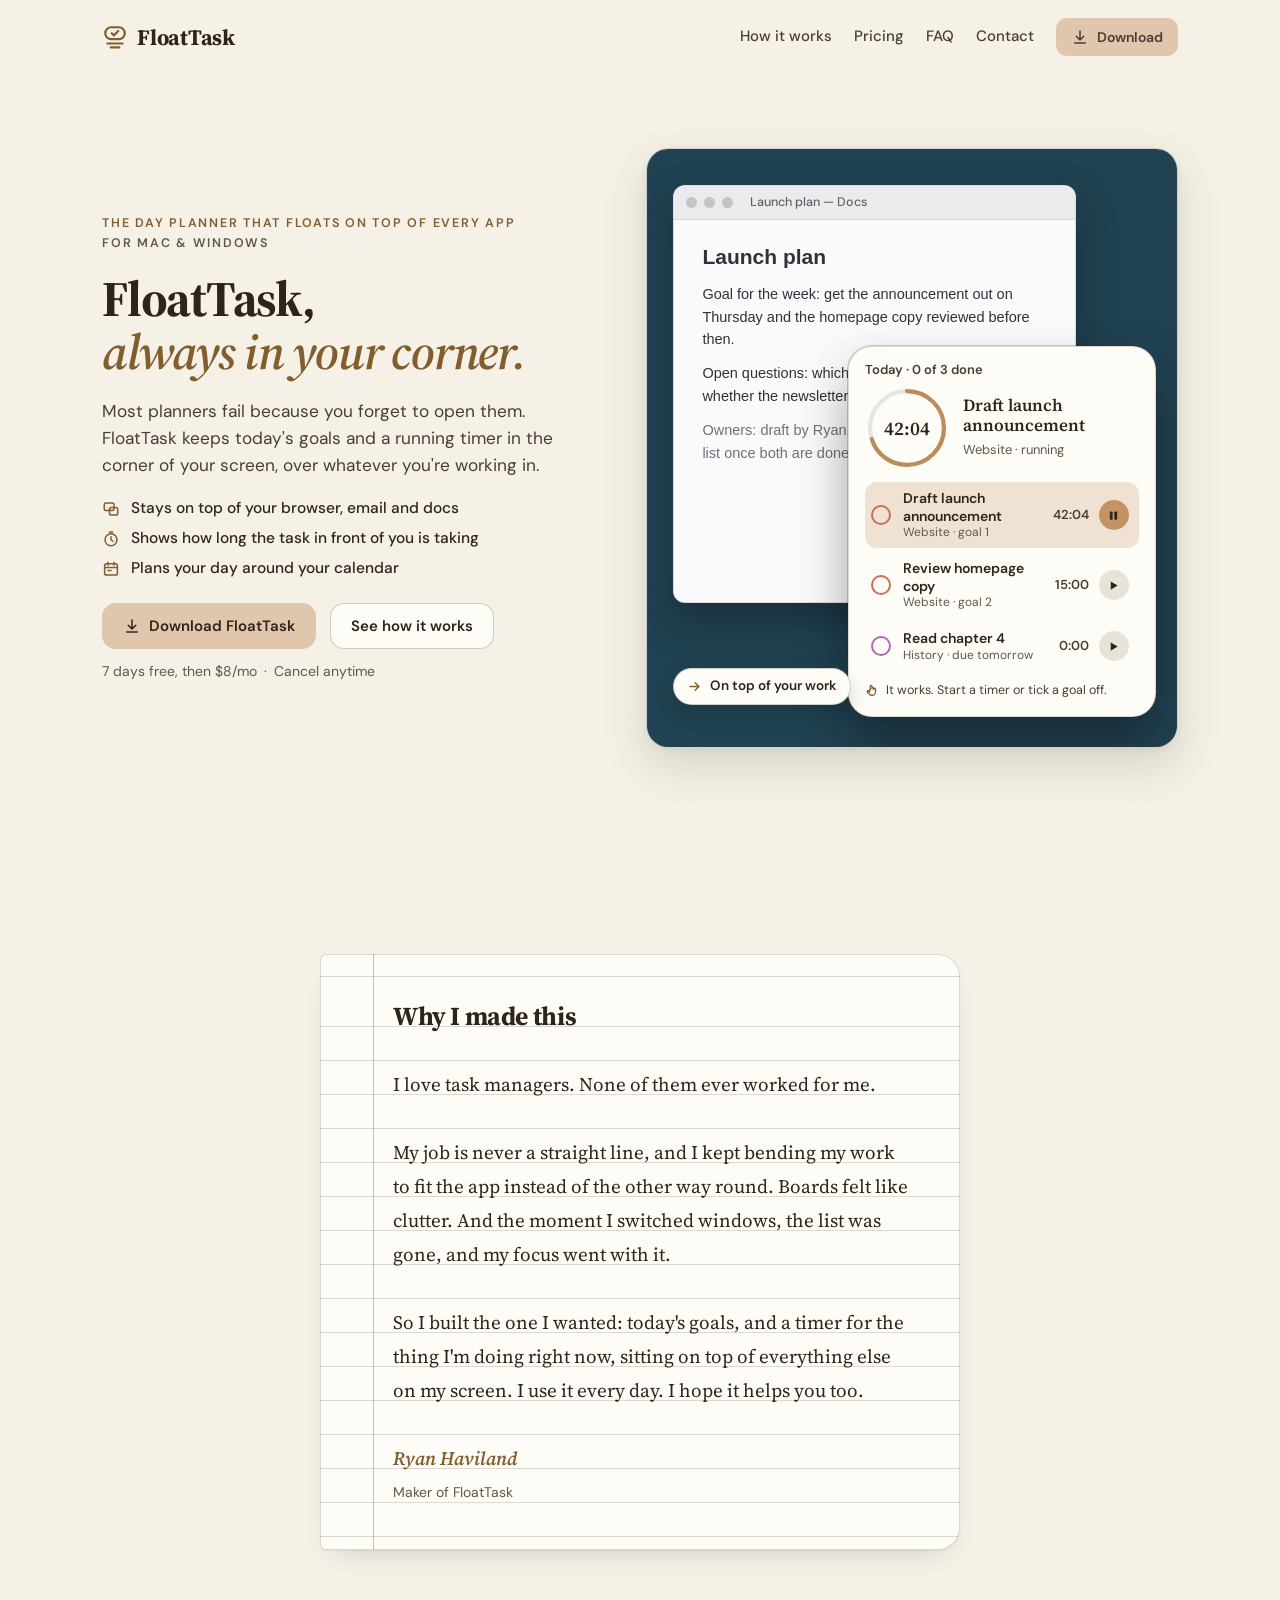
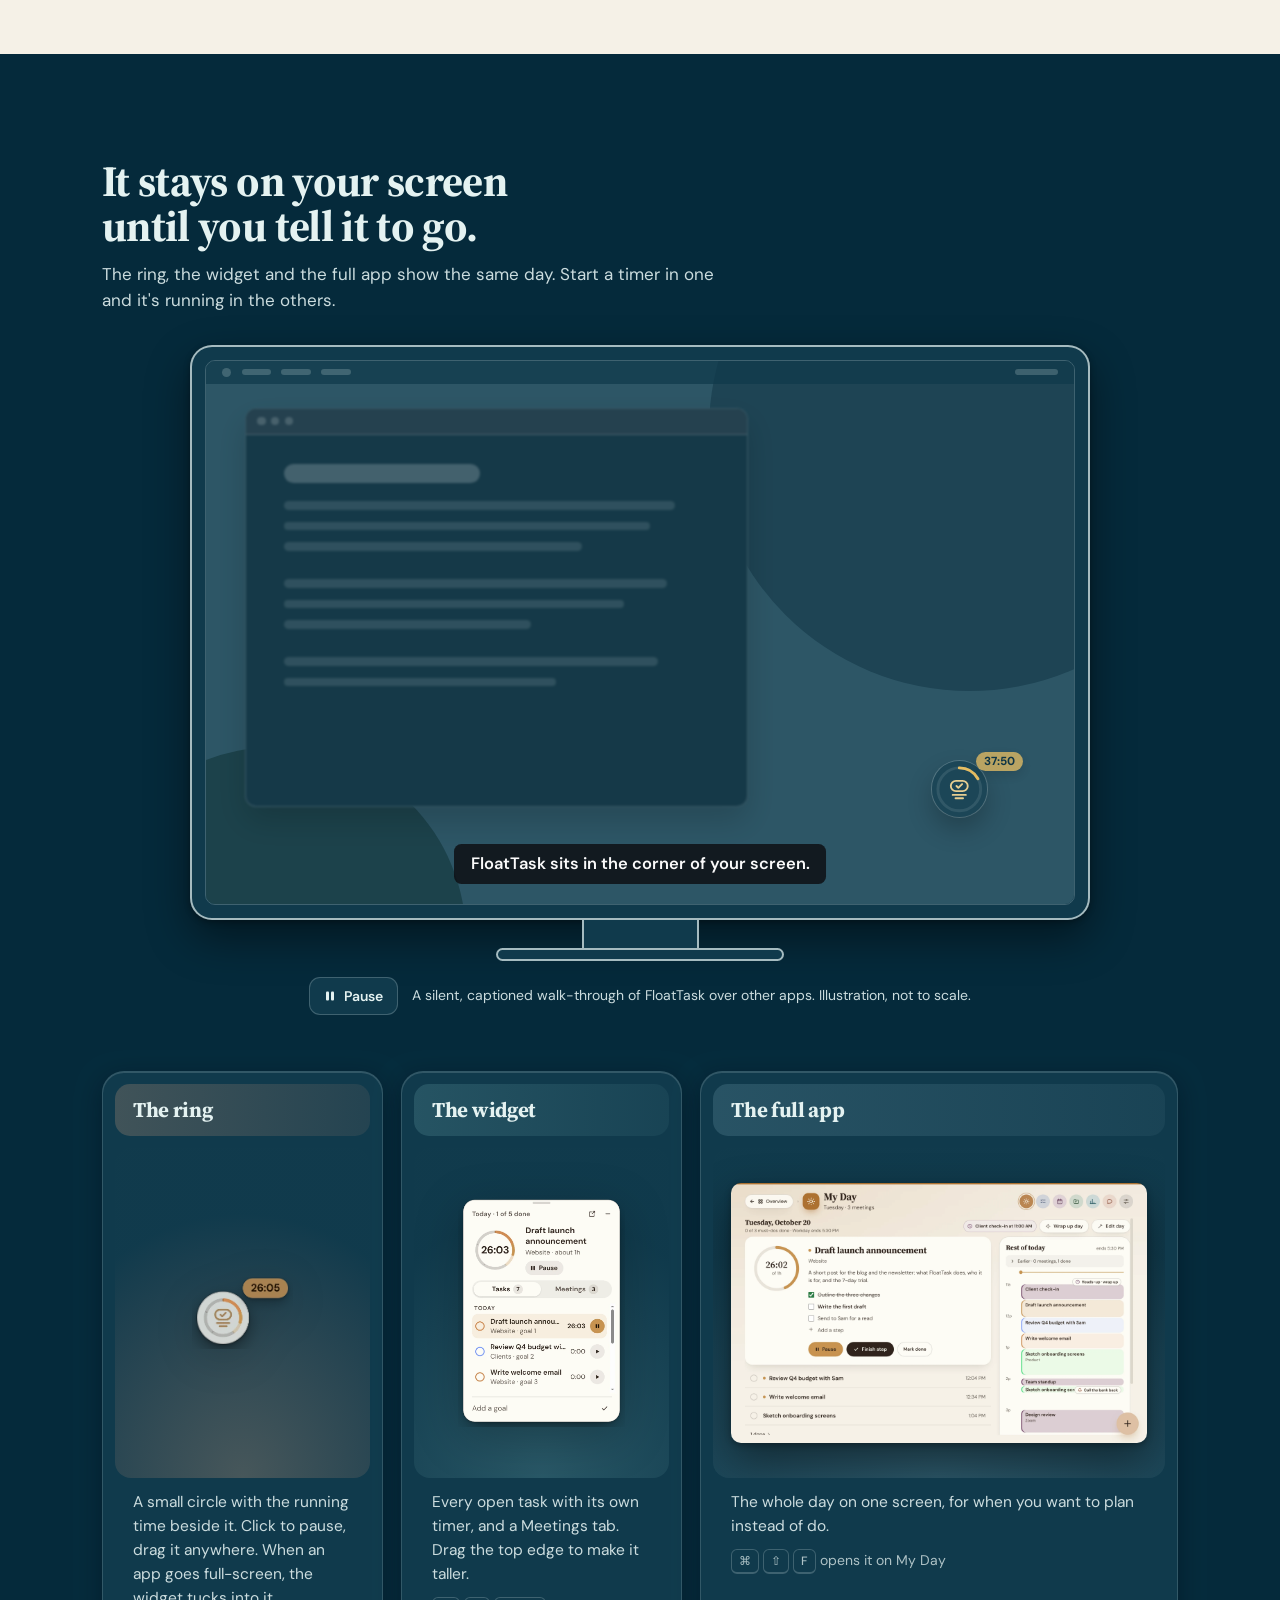
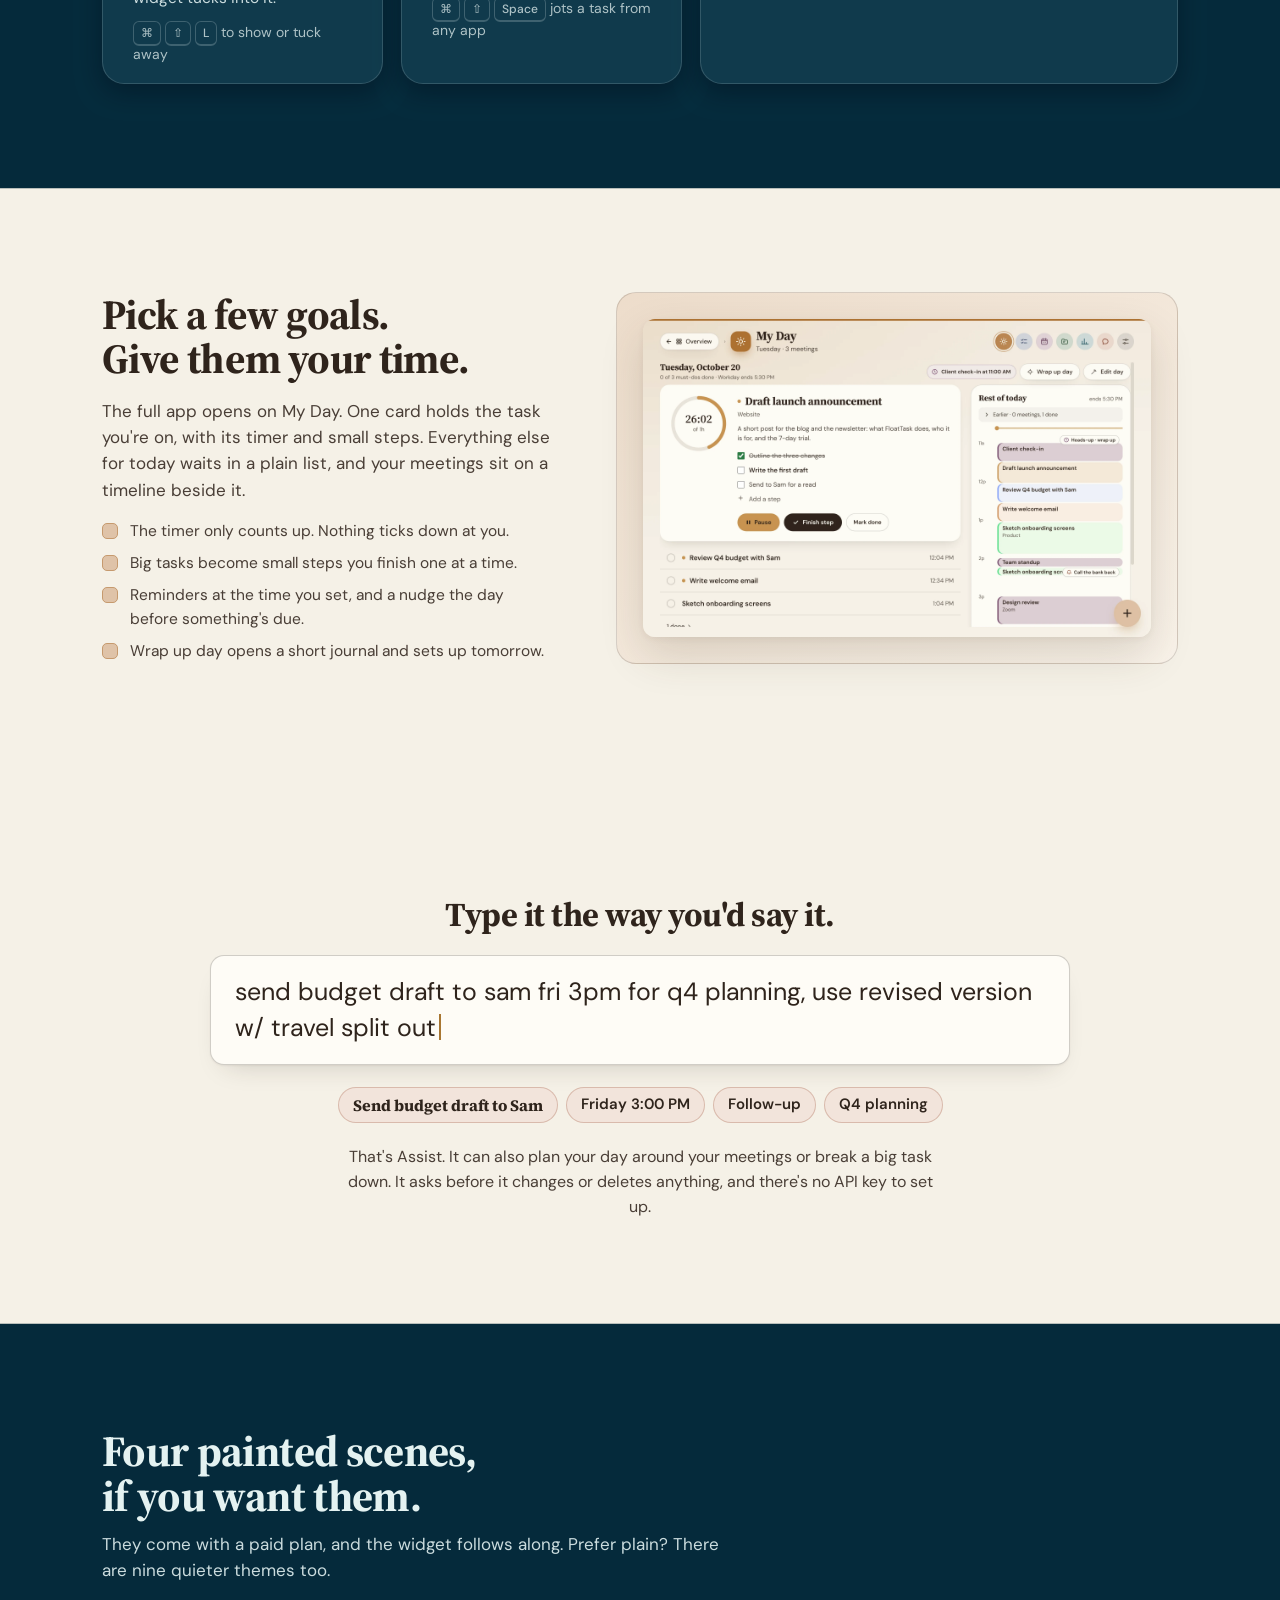
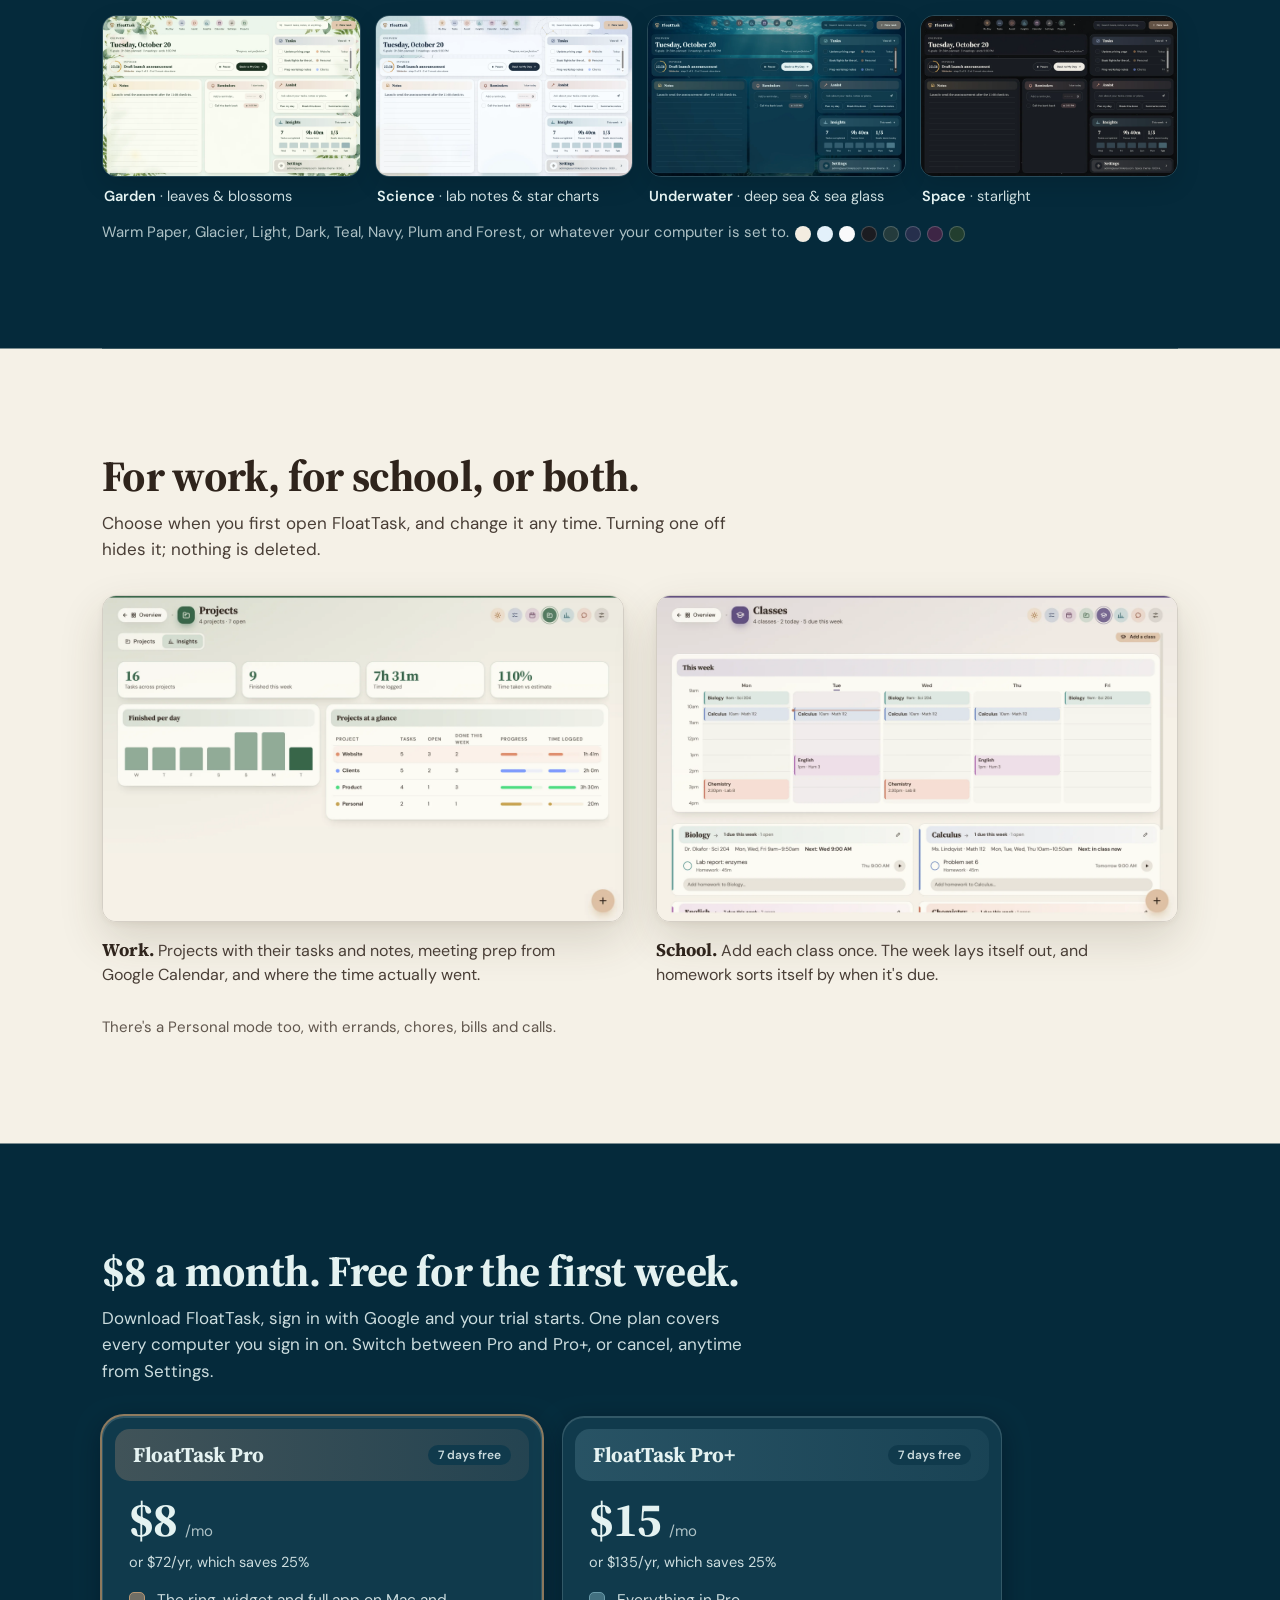
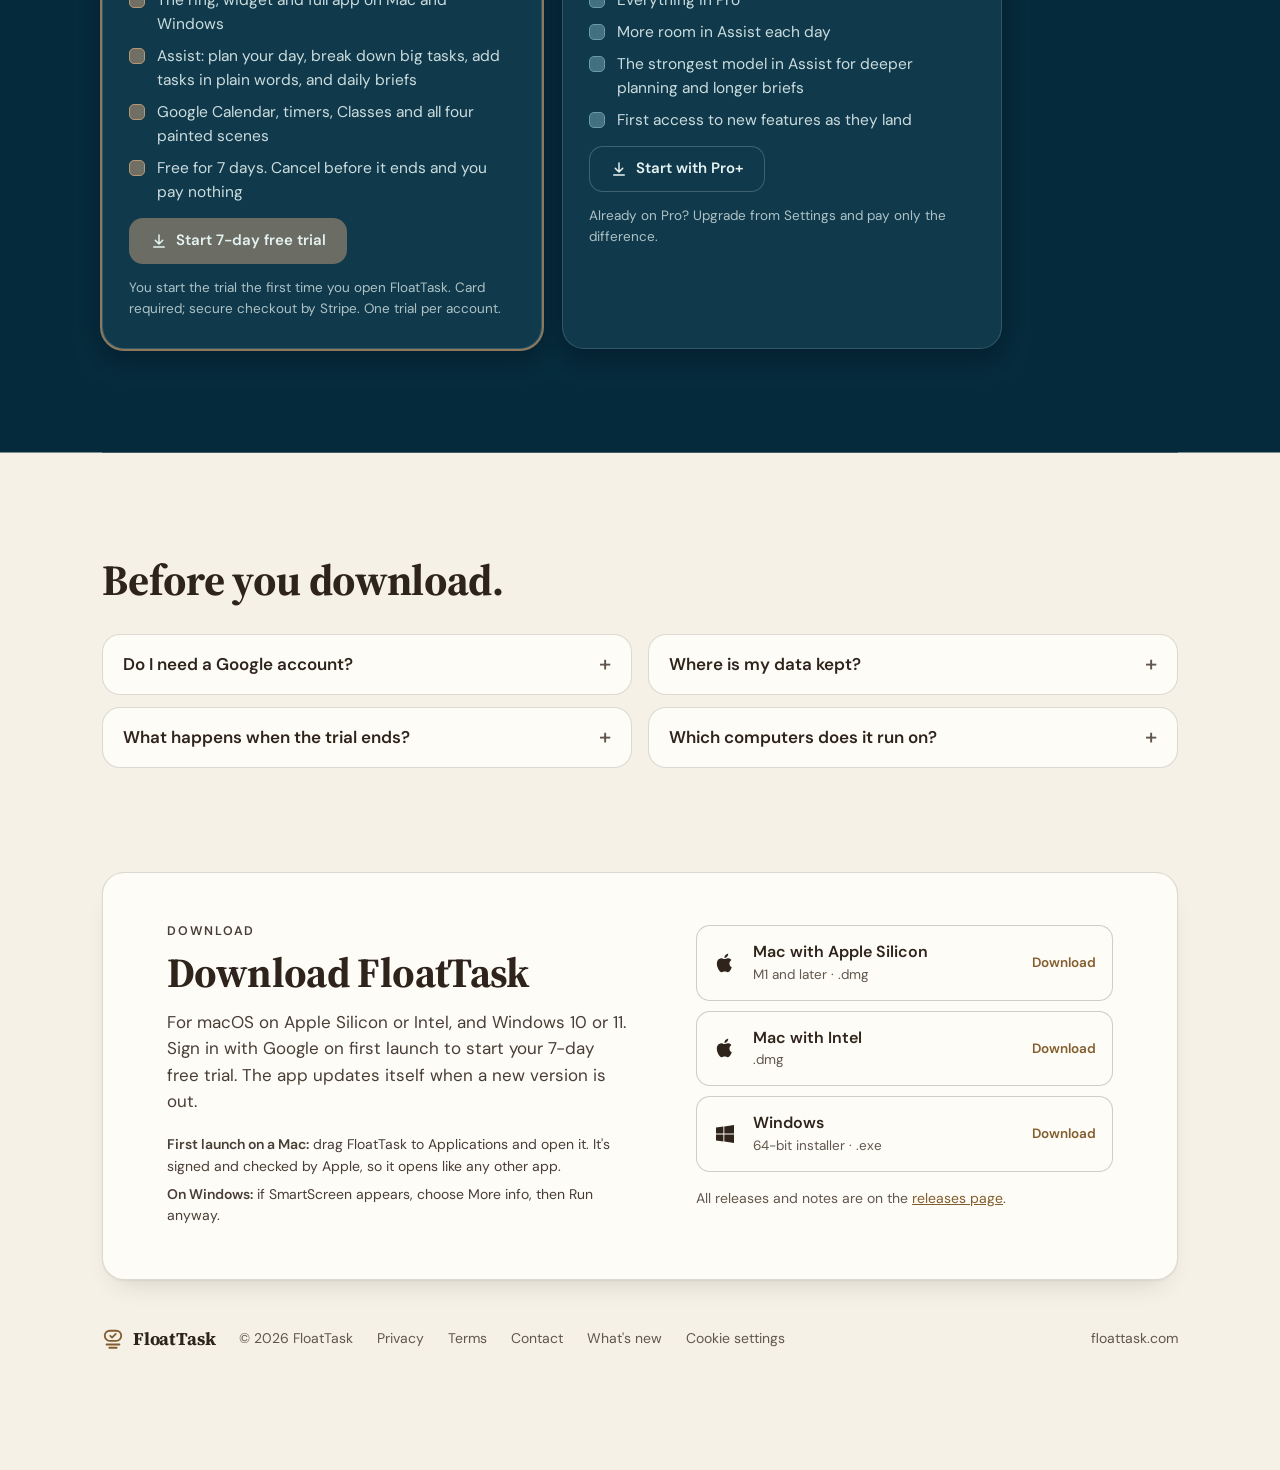
<file: index.html>
<!doctype html>
<!-- Pre-launch mode: add class="prelaunch" to <html> to hide downloads and the buy buttons. -->
<html lang="en">
<head>
<meta charset="utf-8">
<meta name="viewport" content="width=device-width, initial-scale=1, viewport-fit=cover">
<title>FloatTask — the always-on-top planner and focus timer for Mac &amp; Windows</title>
<meta name="description" content="FloatTask keeps today's goals and a running timer on top of every app, so you stay on the work you meant to do. Plan your day around your calendar, track time by project, and let Assist sort the rest. Mac and Windows, 7-day free trial.">
<meta name="theme-color" content="#f6f1e8">
<link rel="preconnect" href="https://fonts.googleapis.com">
<link rel="preconnect" href="https://fonts.gstatic.com" crossorigin>
<link rel="stylesheet" href="https://fonts.googleapis.com/css2?family=DM+Sans:opsz,wght@9..40,400;9..40,500;9..40,600;9..40,700&family=Source+Serif+4:ital,opsz,wght@0,8..60,600;0,8..60,700;1,8..60,500;1,8..60,600&display=swap">
<link rel="canonical" href="https://floattask.com/">
<link rel="icon" href="data:image/svg+xml,%3Csvg xmlns='http://www.w3.org/2000/svg' viewBox='0 0 24 24'%3E%3Cg fill='none' stroke='%23b07a3a' stroke-width='2' stroke-linecap='round' stroke-linejoin='round'%3E%3Crect x='3' y='3' width='18' height='11' rx='5.5'/%3E%3Cpath d='M9 8.5l2 2 4-4M5 18h14M8 21.5h8'/%3E%3C/g%3E%3C/svg%3E">
<meta property="og:type" content="website">
<meta property="og:url" content="https://floattask.com/">
<meta property="og:title" content="FloatTask, always in your corner">
<meta property="og:description" content="Today's goals and a running timer that stay on top of every app. A planner for Mac and Windows, free for 7 days.">
<meta property="og:image" content="https://floattask.com/shots/og-card.jpg">
<meta property="og:image:width" content="1200">
<meta property="og:image:height" content="630">
<meta property="og:image:alt" content="FloatTask: Most planners fail because you forget to open them. This one stays on top.">
<meta name="twitter:card" content="summary_large_image">
<link rel="stylesheet" href="tokens.css">
<link rel="stylesheet" href="site.css">
<script type="application/ld+json">
{"@context":"https://schema.org","@type":"SoftwareApplication","name":"FloatTask","url":"https://floattask.com/",
 "applicationCategory":"ProductivityApplication","operatingSystem":"macOS, Windows 10, Windows 11",
 "description":"An always-on-top planner and focus timer: a few goals for today, a timer on each, and your whole day on one screen.",
 "offers":[{"@type":"Offer","name":"FloatTask Pro","price":"8","priceCurrency":"USD"},{"@type":"Offer","name":"FloatTask Pro+","price":"15","priceCurrency":"USD"}]}
</script>
<style>
/* ---------- this page ---------- */
/* hero: copy on the left; on the right, someone else's app with the FloatTask widget floating over it */
.hero { padding-block: clamp(8px, 2.5vw, 28px) 0; display: grid; grid-template-columns: minmax(0, 1fr) minmax(0, 1.08fr);
  grid-template-areas: "copy scene"; gap: clamp(28px, 4vw, 56px); align-items: center; min-height: min(calc(100svh - 92px), 720px); }
.hero-copy { grid-area: copy; display: grid; gap: 20px; align-content: center; min-width: 0; }
.hero-copy .eyebrow { line-height: 1.6; }
.hero-copy .eyebrow .plat { display: block; color: var(--muted); }
.hero h1 { font-size: clamp(2.2rem, 3.9vw, 3.15rem); line-height: 1.05; letter-spacing: -.025em; max-width: 16ch; }
.hero h1 em { display: block; white-space: nowrap; font-style: italic; font-weight: 600; color: var(--gold-text); }
.lede { font-size: clamp(1.05rem, 1.35vw, 1.16rem); color: var(--ink-2); max-width: 44ch; }
.proof { list-style: none; margin: 0; padding: 0; display: grid; gap: 9px; }
.proof li { display: flex; align-items: center; gap: 11px; font: 500 15.5px/1.35 var(--f-body); color: var(--ink); }
.proof svg { width: 18px; height: 18px; flex-shrink: 0; color: var(--gold-text); }
.cta { display: flex; flex-wrap: wrap; align-items: center; gap: 12px 14px; margin-top: 4px; }
.phone-note, .phone-only { display: none; }
.cta .meta { flex-basis: 100%; font-size: 14px; color: var(--muted); }
.cta .meta span + span::before { content: "·"; margin: 0 7px; }

/* the scene: a plain desktop, one other app open, FloatTask on top of it */
.scene { grid-area: scene; position: relative; height: clamp(440px, 72svh, 600px); border-radius: 22px; overflow: hidden;
  border: 1px solid var(--line); box-shadow: var(--shadow); min-width: 0; isolation: isolate; }
/* the desktop wallpaper takes the Underwater palette; the widget on top keeps the visitor's own theme */
.scene .wallpaper { position: absolute; inset: 0; background: var(--raised); z-index: -1; }
.other-app { position: absolute; left: 5%; top: 6%; width: 76%; height: 70%; border-radius: 12px; overflow: hidden;
  background: oklch(0.985 0.002 250); border: 1px solid oklch(0 0 0 / .12); box-shadow: 0 18px 40px oklch(0 0 0 / .28); color: oklch(0.32 0.01 250); }
.other-app .bar { height: 34px; display: flex; align-items: center; gap: 7px; padding: 0 12px; background: oklch(0.94 0.003 250); border-bottom: 1px solid oklch(0 0 0 / .08); }
.other-app .bar i { width: 11px; height: 11px; border-radius: 50%; background: oklch(0.82 0.005 250); }
.other-app .bar span { margin-left: 10px; font: 500 12.5px/1 var(--f-body); color: oklch(0.5 0.01 250); }
.other-app .doc { padding: 24px 28px; display: grid; gap: 12px; font: 400 14.5px/1.55 -apple-system, BlinkMacSystemFont, 'Segoe UI', Roboto, sans-serif; max-width: 34em; }
.other-app .doc b { font-size: 21px; font-weight: 700; line-height: 1.2; margin-bottom: 2px; }
.other-app .doc .dim { color: oklch(0.55 0.01 250); }
.float { position: absolute; right: 4%; bottom: 5%; width: min(58%, 340px); z-index: 2; }
/* the hero's widget is the working demo, drawn like the app's expanded widget */
.float .demo-panel { width: 100%; padding: 16px; border-radius: 24px; box-shadow: 0 0 0 1px var(--line-strong), 0 26px 50px oklch(0 0 0 / .34); }
.float .demo-focus { grid-template-columns: 84px 1fr; gap: 14px; }
.float .demo-focus .big { width: 84px; height: 84px; font: 600 19px/1 var(--f-serif); font-variant-numeric: tabular-nums lining-nums; }
.float .demo-focus b { font: 600 17px/1.2 var(--f-serif); }
.float .demo-foot { display: flex; align-items: center; gap: 7px; color: var(--ink-2); }
.float .demo-foot svg { width: 14px; height: 14px; color: var(--gold-text); flex-shrink: 0; }
.float-note { position: absolute; z-index: 3; left: 5%; bottom: 7%; display: flex; align-items: center; gap: 8px;
  font: 600 13.5px/1.25 var(--f-body); color: var(--ink); background: var(--surface); border: 1px solid var(--line-strong);
  padding: 9px 13px; border-radius: 999px; box-shadow: 0 8px 20px oklch(0 0 0 / .16); white-space: nowrap; }
.float-note svg { width: 15px; height: 15px; color: var(--gold-text); }
@media (prefers-reduced-motion: no-preference) {
  .float { animation: settle .6s cubic-bezier(.2,.8,.2,1) .15s both; }
  .float-note { animation: settle .5s cubic-bezier(.2,.8,.2,1) .55s both; }
  @keyframes settle { from { transform: translateY(14px); opacity: 0; } }
}

/* one day, three sizes */
.sizes { display: grid; grid-template-columns: 1fr 1fr 1.7fr; gap: 18px; align-items: stretch; }
.size .stage { display: grid; place-items: center; height: clamp(250px, 26vw, 330px); padding: 18px; border-radius: 16px; overflow: hidden;
  background: radial-gradient(90% 80% at 50% 100%, color-mix(in oklab, var(--c) 22%, var(--surface)), var(--surface)); }
.size .stage img { max-height: 100%; width: auto; }
.size .stage .w { max-width: 76%; filter: drop-shadow(0 12px 24px oklch(0 0 0 / .22)); }
.size .stage .r { width: 46%; max-height: none; filter: drop-shadow(0 10px 20px oklch(0 0 0 / .2)); }
.size .stage .a { width: 100%; height: auto; max-height: none; border-radius: 10px; box-shadow: var(--shadow); }
.size p { font-size: 15.5px; color: var(--ink-2); padding: 0 6px; }
.size .keys { font-size: 14px; color: var(--muted); }

/* feature rows */
.feature { display: grid; grid-template-columns: minmax(0, 1fr) minmax(0, 1.25fr); gap: clamp(28px, 5vw, 64px); align-items: center; }
.feature + .feature { margin-top: clamp(56px, 8vw, 104px); }
.feature.flip .copy { order: 2; }
.feature .copy { display: grid; gap: 16px; min-width: 0; }
.feature h3 { font-size: clamp(1.7rem, 3vw, 2.3rem); line-height: 1.08; letter-spacing: -.015em; }
.feature .copy > p { color: var(--ink-2); max-width: 46ch; }
.feature .art { min-width: 0; border-radius: 20px; padding: clamp(14px, 2.4vw, 26px); display: grid; place-items: center;
  background: linear-gradient(150deg, color-mix(in oklab, var(--c) 22%, var(--surface)), color-mix(in oklab, var(--c) 6%, var(--surface))); border: 1px solid var(--line); }
.feature .art img.wide { border-radius: 12px; box-shadow: var(--shadow); }
.feature .art img.tall { width: min(300px, 100%); filter: drop-shadow(0 16px 30px oklch(0 0 0 / .22)); }
.example { font: 400 15px/1.5 var(--f-body); padding: 14px 16px; border-radius: 14px; background: var(--surface); border: 1px solid var(--line-strong); color: var(--ink); }
.example .arrow { display: block; margin-top: 8px; color: var(--muted); font-size: 14px; }

/* work · school · personal */
.uses { display: grid; grid-template-columns: repeat(3, minmax(0, 1fr)); gap: 18px; }
.uses .card p { color: var(--ink-2); font-size: 15.5px; }
.uses .ticks { font-size: 15px; }

/* themes */
.themes { display: grid; grid-template-columns: repeat(4, minmax(0, 1fr)); gap: 14px; }
.themes figure { margin: 0; display: grid; gap: 8px; }
.themes img { border-radius: 14px; border: 1px solid var(--line); box-shadow: 0 8px 24px oklch(0 0 0 / .12); aspect-ratio: 16 / 10; object-fit: cover; }
.themes figcaption { font-size: 14.5px; color: var(--ink-2); padding-left: 2px; }
.themes figcaption b { color: var(--ink); font-weight: 600; }
.also { margin-top: 14px; font-size: 15px; color: var(--muted); }
.swatches { display: inline-flex; gap: 6px; vertical-align: middle; margin-left: 6px; }
.swatches i { width: 16px; height: 16px; border-radius: 50%; border: 1px solid var(--line-strong); }

/* small facts */
.facts { display: grid; grid-template-columns: repeat(3, minmax(0, 1fr)); gap: 16px; }
.fact { padding: 20px 22px; border-radius: 18px; background: var(--surface); border: 1px solid var(--line); display: grid; gap: 8px; align-content: start; }
.fact h3 { font: 600 17px/1.3 var(--f-body); }
.fact p { font-size: 15px; color: var(--ink-2); }

/* pricing */
.plans { display: grid; grid-template-columns: repeat(2, minmax(0, 1fr)); gap: 20px; max-width: 900px; }
.plan { display: grid; gap: 14px; align-content: start; padding: 12px 12px clamp(22px, 3vw, 28px); border-radius: 22px; border: 1px solid var(--line); background: var(--surface); box-shadow: var(--shadow-sm); min-width: 0; }
.plan > :not(.band) { margin-inline: 14px; }
.plan.pro { box-shadow: 0 0 0 2px color-mix(in oklab, var(--a-myday) 55%, transparent), var(--shadow-sm); }
.price { display: flex; align-items: baseline; gap: 8px; }
.price b { font: 700 clamp(2.4rem, 4.4vw, 3rem)/1 var(--f-serif); letter-spacing: -.02em; }
.price span { color: var(--muted); font-size: 15px; }
.alt-price { margin-top: -6px; font-size: 14.5px; color: var(--ink-2); }
.plan .btn { justify-self: start; }
.how-upgrade { font-size: 13.5px; color: var(--muted); }
.trial-tag { margin-left: auto; padding: 4px 10px; border-radius: 999px; background: var(--surface); font: 600 12px/1 var(--f-body); color: var(--ink-2); }

/* faq */
.faq { display: grid; grid-template-columns: repeat(2, minmax(0, 1fr)); gap: 12px 16px; align-items: start; }
.faq details { background: var(--surface); border: 1px solid var(--line); border-radius: 18px; padding: 0 20px; }
.faq summary { cursor: pointer; list-style: none; display: flex; align-items: center; gap: 12px; padding: 18px 0; font: 600 17px/1.35 var(--f-body); color: var(--ink); }
.faq summary::-webkit-details-marker { display: none; }
.faq summary::after { content: "+"; margin-left: auto; font: 500 22px/1 var(--f-body); color: var(--muted); }
.faq details[open] summary::after { content: "–"; }
.faq details p { color: var(--ink-2); font-size: 15.5px; padding-bottom: 18px; }
.faq summary:focus-visible { outline: 2px solid var(--gold); outline-offset: 3px; }

/* download */
.download { display: grid; grid-template-columns: minmax(0, 1.1fr) minmax(0, 1fr); gap: 28px 44px; padding: clamp(26px, 5vw, 52px); }
.download h2 { font-size: clamp(1.9rem, 3.6vw, 2.6rem); line-height: 1.05; }
.download .copy { display: grid; gap: 14px; align-content: start; }
.download .copy p { color: var(--ink-2); }
.dl-list { display: grid; gap: 10px; align-content: start; }
.dl { display: grid; grid-template-columns: 28px 1fr auto; align-items: center; gap: 12px; padding: 14px 16px; border: 1px solid var(--line-strong); border-radius: 14px; text-decoration: none; color: var(--ink); background: var(--surface); }
.dl:hover { border-color: var(--gold-text); }
.dl.suggested { border-color: transparent; background: color-mix(in oklab, var(--a-myday) 24%, var(--surface)); }
.dl svg.os { width: 24px; height: 24px; color: var(--ink); }
.dl b { display: block; font-weight: 600; font-size: 16px; }
.dl small { display: block; color: var(--muted); font-size: 13.5px; }
.dl .get { font: 600 13.5px/1 var(--f-body); color: var(--gold-text); }
.first-run { font-size: 14px; color: var(--muted); display: grid; gap: 6px; padding-top: 6px; }
.first-run b { color: var(--ink-2); font-weight: 600; }
.beta-note { display: grid; gap: 12px; align-content: start; padding: 22px; border: 1.5px dashed color-mix(in oklab, var(--a-myday) 60%, var(--line-strong)); border-radius: 18px; background: var(--bg); }
.beta-note p { color: var(--ink-2); }

/* ---------- the live widget in this page's corner ---------- */
.demo { position: fixed; left: 14px; bottom: calc(14px + env(safe-area-inset-bottom, 0px)); z-index: 50; font-family: var(--f-body); }
@media (max-width: 1240px) { .demo { display: none; } }
/* the hero already shows the widget, so the live one waits until the hero scrolls away */
.demo.tucked { opacity: 0; translate: 0 12px; pointer-events: none; visibility: hidden; }
.demo { transition: opacity .38s cubic-bezier(.2,.8,.2,1), translate .38s cubic-bezier(.2,.8,.2,1), visibility .38s; }
@media (prefers-reduced-motion: reduce) { .demo { transition: none; } }
.demo-ring { position: relative; width: 66px; height: 66px; border-radius: 50%; border: 0; padding: 0; cursor: pointer; background: var(--surface); color: var(--gold-text);
  box-shadow: 0 0 0 1px var(--line-strong), 0 12px 28px oklch(0 0 0 / .22); display: grid; place-items: center; }
.demo-ring svg.arc { position: absolute; inset: 4px; width: calc(100% - 8px); height: calc(100% - 8px); transform: rotate(-90deg); }
.demo-ring svg.arc circle { fill: none; stroke-width: 5; stroke-linecap: round; }
.demo-ring .trk { stroke: color-mix(in oklab, var(--ink) 10%, transparent); }
.demo-ring .val { stroke: color-mix(in oklab, var(--a-myday) 80%, var(--surface)); }
.demo-ring .mark { width: 26px; height: 26px; }
.demo-ring .t { position: absolute; left: 52px; top: -10px; padding: 4px 9px; border-radius: 999px; background: color-mix(in oklab, var(--a-myday) 70%, var(--surface)); color: var(--ink); font: 700 13px/1 var(--f-body); font-variant-numeric: tabular-nums; box-shadow: 0 4px 12px oklch(0 0 0 / .15); }
.demo-ring .hint { position: absolute; left: calc(100% + 14px); top: 50%; translate: 0 -50%; white-space: nowrap; font: 500 13px/1 var(--f-body); color: var(--ink-2); background: var(--surface); border: 1px solid var(--line); padding: 8px 11px; border-radius: 999px; box-shadow: 0 6px 16px oklch(0 0 0 / .1); }
.demo-panel { width: min(320px, calc(100vw - 32px)); border-radius: 22px; background: var(--surface); border: 1px solid var(--line); box-shadow: var(--shadow); overflow: hidden; padding: 14px; }
.demo-head { display: flex; align-items: center; gap: 8px; margin-bottom: 10px; }
.demo-head .tag { font: 600 13px/1 var(--f-body); color: var(--ink-2); }
.demo-head button { margin-left: auto; width: 30px; height: 30px; border-radius: 9px; border: 0; background: transparent; color: var(--muted); cursor: pointer; display: grid; place-items: center; }
.demo-head button:hover { background: var(--raised); color: var(--ink); }
.demo-focus { display: grid; grid-template-columns: 64px 1fr; gap: 12px; align-items: center; margin-bottom: 12px; }
.demo-focus .big { position: relative; width: 64px; height: 64px; display: grid; place-items: center; font: 700 15px/1 var(--f-body); font-variant-numeric: tabular-nums; }
.demo-focus .big svg { position: absolute; inset: 0; transform: rotate(-90deg); }
.demo-focus .big circle { fill: none; stroke-width: 5; stroke-linecap: round; }
.demo-focus b { display: block; font: 600 16px/1.25 var(--f-body); }
.demo-focus small { color: var(--muted); font-size: 13px; }
.demo-list { display: grid; gap: 4px; }
.demo-task { display: grid; grid-template-columns: 22px minmax(0, 1fr) auto 32px; gap: 10px; align-items: center; padding: 8px 8px 8px 6px; border-radius: 12px; }
.demo-task.running { background: color-mix(in oklab, var(--a-myday) 18%, var(--surface)); }
.demo-task .chk { width: 20px; height: 20px; border-radius: 50%; border: 2px solid var(--c); background: transparent; cursor: pointer; padding: 0; display: grid; place-items: center; color: var(--surface); }
.demo-task.done .chk { background: var(--c); }
.demo-task.done .name { text-decoration: line-through; color: var(--muted); }
.demo-task .name { font-size: 14px; font-weight: 600; line-height: 1.25; }
.demo-task small { display: block; font-size: 12px; color: var(--muted); font-weight: 400; }
.demo-task .tm { font-size: 13px; font-weight: 600; font-variant-numeric: tabular-nums; color: var(--ink-2); }
.demo-task .play { width: 30px; height: 30px; border-radius: 50%; border: 0; cursor: pointer; display: grid; place-items: center; background: var(--raised); color: var(--ink); }
.demo-task.running .play { background: color-mix(in oklab, var(--a-myday) 75%, var(--surface)); }
.demo-task .play svg { width: 11px; height: 11px; }
.demo-foot { margin-top: 10px; font-size: 12.5px; color: var(--muted); }

/* ---------- responsive ---------- */
@media (max-width: 960px) {
  .hero { grid-template-columns: 1fr; grid-template-areas: "copy" "scene"; min-height: 0; gap: 28px; }
  .hero h1 { max-width: 16ch; }
  .scene { height: clamp(380px, 70vw, 520px); }
  .sizes { grid-template-columns: 1fr 1fr; } .sizes .size:last-child { grid-column: 1 / -1; }
  .feature, .feature.flip { grid-template-columns: 1fr; } .feature.flip .copy { order: 0; }
  .uses { grid-template-columns: 1fr; }
  .themes { grid-template-columns: 1fr 1fr; }
  .facts { grid-template-columns: 1fr 1fr; }
  .download, .plans, .faq { grid-template-columns: 1fr; }
}
@media (max-width: 600px) {
  .hero { gap: 16px; grid-template-areas: none; }
  .hero-copy { display: contents; }
  .hero-copy > * { grid-area: auto; }
  .scene { grid-area: auto; order: 4; margin-block: 6px 4px; }
  .cta { order: 5; }
  .top nav .launch-only { display: none; }
  .proof { display: none; }
  .scene { height: 470px; }
  .other-app { width: 88%; height: 62%; left: 4%; }
  .other-app .doc { padding: 18px 20px; }
  .float { width: 82%; right: 4%; bottom: 4%; }
  .float-note { display: none; }
  .other-app .doc { font-size: 13px; }
  .phone-note { display: block; flex-basis: 100%; font-size: 15px; color: var(--ink-2); }
  .phone-only { display: inline-flex; }
  #hero-dl, .cta .btn.quiet { display: none; }
  .sizes { grid-template-columns: 1fr; } .sizes .size:last-child { grid-column: auto; }
  .facts { grid-template-columns: 1fr; }
  .demo-ring .hint { display: none; }
}
@media (prefers-reduced-motion: no-preference) { .demo-panel { animation: rise .18s ease-out; } @keyframes rise { from { transform: translateY(8px); opacity: .6; } } }

/* My Day headline is the page's h2 now */
.feature .feature-head { font-size: clamp(1.9rem, 3.4vw, 2.6rem); line-height: 1.06; letter-spacing: -.015em; margin: 0; text-wrap: balance; }
/* Assist: one typed line and what FloatTask makes of it */
.typed-wrap { margin-top: clamp(72px, 10vw, 128px); max-width: 860px; margin-inline: auto; text-align: center; display: grid; gap: 22px; justify-items: center; }
.typed-head { font: 700 clamp(1.6rem, 2.8vw, 2.1rem)/1.1 var(--f-serif); margin: 0; }
.typed-in { margin: 0; font: 400 clamp(19px, 2.3vw, 25px)/1.45 var(--f-body); color: var(--ink); padding: 18px 24px; border-radius: 14px;
  background: var(--surface); border: 1px solid var(--line-strong); box-shadow: var(--shadow-sm); text-align: left; width: 100%; box-sizing: border-box; }
.typed-in::after { content: ""; display: inline-block; width: 2px; height: 1.05em; margin-left: 3px; vertical-align: -.15em; background: var(--focus); }
@media (prefers-reduced-motion: no-preference) { .typed-in::after { animation: caret 1.1s steps(1) infinite; } @keyframes caret { 50% { opacity: 0; } } }
.typed-out { margin: 0; display: flex; flex-wrap: wrap; gap: 8px; justify-content: center; }
.typed-out span { font: 600 15px/1 var(--f-body); padding: 9px 14px; border-radius: 999px; background: color-mix(in oklab, var(--a-assistant) 14%, var(--surface)); border: 1px solid color-mix(in oklab, var(--a-assistant) 30%, transparent); color: var(--ink); }
.typed-out span:first-child { font: 700 16px/1 var(--f-serif); }
.typed-note { margin: 0; max-width: 54ch; color: var(--ink-2); font-size: 16px; }
/* Work and school, side by side */
.pair { display: grid; grid-template-columns: 1fr 1fr; gap: clamp(18px, 3vw, 32px); }
.pane { margin: 0; display: grid; gap: 14px; align-content: start; }
.pane img { width: 100%; height: auto; border-radius: 14px; box-shadow: var(--shadow); border: 1px solid var(--line); }
.pane figcaption { color: var(--ink-2); font-size: 16px; max-width: 46ch; }
.pane figcaption b { color: var(--ink); font-family: var(--f-serif); font-size: 18px; }
.also-line { margin: clamp(20px, 3vw, 28px) 0 0; color: var(--muted); font-size: 15px; }
@media (max-width: 760px) { .pair { grid-template-columns: 1fr; } }

/* ---------- the silent walk-through: a sketched computer, FloatTask drawn for real ----------
   Everything inside .desk is sized in cqw of the desk, so the scene scales like a video.
   data-beat on .reel picks the moment; data-app picks which sketched app sits behind. */
.sr-only { position: absolute; width: 1px; height: 1px; padding: 0; margin: -1px; overflow: hidden; clip: rect(0 0 0 0); white-space: nowrap; border: 0; }
.reel { margin: 0 auto clamp(36px, 5vw, 56px); max-width: 900px; display: grid; gap: 16px; --pen: color-mix(in oklab, var(--ink) 70%, transparent); }
.pc { width: 100%; }
.pc .bezel { background: var(--surface); border: 2px solid var(--pen); border-radius: clamp(14px, 2.2vw, 22px); padding: clamp(6px, 1.3vw, 13px); box-shadow: var(--shadow); }
.pc .neck { width: 13%; height: clamp(14px, 2.6vw, 28px); margin: 0 auto; background: var(--surface); border-inline: 2px solid var(--pen); }
.pc .foot { width: 32%; height: clamp(8px, 1.3vw, 13px); margin: 0 auto; background: var(--surface); border: 2px solid var(--pen); border-radius: 999px; }
.screen { position: relative; overflow: hidden; border-radius: clamp(6px, 1vw, 10px); border: 1.5px solid var(--line-strong); container-type: inline-size; isolation: isolate; }
.desk { position: relative; width: 100%; aspect-ratio: 16 / 10; container-type: inline-size; overflow: hidden;
  background: color-mix(in oklab, var(--a-insights) 30%, var(--bg)); font-family: var(--f-body); color: var(--ink); }
.desk .blob { position: absolute; border-radius: 50%; background: color-mix(in oklab, var(--a-insights) 18%, var(--bg)); }
.desk .b1 { width: 60cqw; height: 60cqw; right: -18cqw; top: -22cqw; }
.desk .b2 { width: 44cqw; height: 44cqw; left: -14cqw; bottom: -26cqw; background: color-mix(in oklab, var(--a-projects) 16%, var(--bg)); }
.strip { position: absolute; inset: 0 0 auto; height: 2.6cqw; display: flex; align-items: center; gap: 1.2cqw; padding: 0 1.8cqw;
  background: color-mix(in oklab, var(--surface) 72%, transparent); }
.strip i { width: 3.4cqw; height: .7cqw; border-radius: 99px; background: color-mix(in oklab, var(--ink) 20%, transparent); }
.strip .dot { width: 1.1cqw; height: 1.1cqw; border-radius: 50%; }
.strip .end { margin-left: auto; width: 5cqw; }

/* sketched apps, softened so FloatTask is the only crisp thing on screen */
.win { position: absolute; left: 4.5cqw; top: 5.4cqw; width: 58cqw; height: 46cqw; border-radius: 1.3cqw; overflow: hidden;
  background: var(--surface); border: 1px solid var(--line); box-shadow: 0 1.6cqw 3.6cqw oklch(0 0 0 / .16);
  filter: blur(.11cqw) saturate(.85); opacity: 0; transition: opacity .6s ease; }
.reel[data-app="doc"] .win.doc, .reel[data-app="sheet"] .win.sheet, .reel[data-app="call"] .win.call { opacity: 1; }
.win .tb, .md .tb { height: 3cqw; display: flex; align-items: center; gap: .65cqw; padding: 0 1.3cqw; background: var(--raised); border-bottom: 1px solid var(--line); }
.win .tb i, .md .tb i { width: .95cqw; height: .95cqw; border-radius: 50%; background: color-mix(in oklab, var(--ink) 18%, transparent); }
.win .body { padding: 3.4cqw 4.4cqw; display: grid; gap: 1.35cqw; }
.win .ln { display: block; height: 1cqw; border-radius: 99px; background: color-mix(in oklab, var(--ink) 12%, transparent); }
.win .ln.h { height: 2.1cqw; margin-bottom: .8cqw; background: color-mix(in oklab, var(--ink) 22%, transparent); }
.win .gap { height: .6cqw; }
.win .grid { display: grid; grid-template-columns: 1.6fr repeat(4, 1fr); }
.win .grid span { height: 5.6cqw; border-right: 1px solid var(--line); border-bottom: 1px solid var(--line); display: flex; align-items: center; padding: 0 1cqw; }
.win .grid span b { height: .95cqw; border-radius: 99px; background: color-mix(in oklab, var(--ink) 13%, transparent); }
.win .grid .hd { height: 3.6cqw; background: color-mix(in oklab, var(--a-projects) 16%, var(--surface)); }
.win.call { background: oklch(0.27 0.014 258); }
.win .tiles { display: grid; grid-template-columns: 1fr 1fr; gap: 1cqw; padding: 1.2cqw; height: calc(100% - 3cqw - 6cqw); }
.win .tiles span { position: relative; overflow: hidden; border-radius: 1cqw; background: color-mix(in oklab, var(--a-tasks) 30%, var(--raised)); }
.win .tiles span:nth-child(2) { background: color-mix(in oklab, var(--a-projects) 30%, var(--raised)); }
.win .tiles span:nth-child(3) { background: color-mix(in oklab, var(--a-calendar) 26%, var(--raised)); }
.win .tiles span:nth-child(4) { background: color-mix(in oklab, var(--a-myday) 30%, var(--raised)); }
.win .tiles .head { position: absolute; left: 50%; top: 22%; width: 5.4cqw; height: 5.4cqw; translate: -50% 0; border-radius: 50%; background: color-mix(in oklab, var(--ink) 30%, var(--surface)); }
.win .tiles .body { position: absolute; left: 50%; bottom: -3cqw; width: 12cqw; height: 8cqw; translate: -50% 0; border-radius: 50% 50% 0 0; background: color-mix(in oklab, var(--ink) 30%, var(--surface)); }
.win .ctl { height: 6cqw; display: flex; align-items: center; justify-content: center; gap: 1.4cqw; }
.win .ctl i { width: 3.2cqw; height: 3.2cqw; border-radius: 50%; background: color-mix(in oklab, var(--surface) 30%, transparent); }
.win .ctl .end { background: color-mix(in oklab, var(--danger) 70%, var(--surface)); }

/* the ring: a round disc, its timer pill just outside the upper right, filled with gold while it runs */
.fr { position: absolute; right: 10cqw; bottom: 10cqw; width: 6.4cqw; height: 6.4cqw; border-radius: 50%; background: var(--surface); color: var(--gold-text);
  box-shadow: 0 0 0 1px var(--line-strong), 0 1.4cqw 3cqw oklch(0 0 0 / .24); display: grid; place-items: center; z-index: 3;
  opacity: 0; scale: .6; transition: opacity .38s cubic-bezier(.2,.8,.2,1), scale .38s cubic-bezier(.2,.8,.2,1); }
.fr .arc { position: absolute; inset: .4cqw; width: calc(100% - .8cqw); height: calc(100% - .8cqw); rotate: -90deg; }
.fr .mark { width: 2.6cqw; height: 2.6cqw; }
.fr .t { position: absolute; left: 80%; bottom: 82%; padding: .45cqw .9cqw; border-radius: 999px; background: var(--gold); color: var(--gold-ink);
  font: 700 1.35cqw/1 var(--f-body); font-variant-numeric: tabular-nums lining-nums; box-shadow: 0 .5cqw 1.2cqw oklch(0 0 0 / .16); white-space: nowrap; }
.desk svg circle { fill: none; stroke-width: 6; stroke-linecap: round; }
.desk svg .trk { stroke: color-mix(in oklab, var(--ink) 10%, transparent); }
.desk svg .val { stroke: var(--gold); transition: stroke-dasharray .6s ease; }
.reel:is([data-beat="0"], [data-beat="6"]) .fr { opacity: 1; scale: 1; }

/* the widget, and the heads-up above it */
.corner { position: absolute; right: 4cqw; bottom: 10cqw; width: 27cqw; display: flex; flex-direction: column; align-items: flex-end; gap: 1cqw; z-index: 4; }
.fh { display: flex; align-items: center; gap: .8cqw; padding: .9cqw 1.4cqw; border-radius: 999px; background: var(--surface); border: 1px solid var(--line-strong);
  font: 600 1.25cqw/1.2 var(--f-body); color: var(--ink); box-shadow: 0 .8cqw 2cqw oklch(0 0 0 / .16); white-space: nowrap;
  opacity: 0; translate: 0 1cqw; transition: opacity .38s cubic-bezier(.2,.8,.2,1), translate .38s cubic-bezier(.2,.8,.2,1); }
.fh svg { width: 1.5cqw; height: 1.5cqw; color: color-mix(in oklab, var(--a-calendar) 85%, var(--ink)); }
.reel[data-beat="4"] .fh { opacity: 1; translate: 0 0; }
.fw { width: 100%; padding: 1.5cqw; border-radius: 2.1cqw; background: var(--surface); box-shadow: 0 0 0 1px var(--line-strong), 0 2.4cqw 4.6cqw oklch(0 0 0 / .3);
  display: grid; gap: .5cqw; transform-origin: 70% 100%;
  transition: opacity .38s cubic-bezier(.2,.8,.2,1), scale .38s cubic-bezier(.2,.8,.2,1), translate .38s cubic-bezier(.2,.8,.2,1); }
.reel:is([data-beat="0"], [data-beat="6"]) .fw { opacity: 0; scale: .3; translate: -3cqw 0; pointer-events: none; }
.fw-head { margin: 0 0 .4cqw; font: 600 1.2cqw/1 var(--f-body); color: var(--ink-2); }
.fw-done { margin: 0; display: grid; grid-template-columns: 1.8cqw 1fr; gap: .8cqw; align-items: center; padding: 0 1cqw; border-radius: 1.2cqw;
  background: var(--ok-soft); font: 400 1.15cqw/1.3 var(--f-body); color: var(--ink-2);
  max-height: 0; opacity: 0; overflow: hidden; transition: max-height .38s cubic-bezier(.2,.8,.2,1), opacity .38s ease, padding .38s cubic-bezier(.2,.8,.2,1); }
.fw-done svg { width: 1.8cqw; height: 1.8cqw; color: var(--ok); }
.fw-done b { color: var(--ink); font-weight: 600; }
.reel[data-beat="2"] .fw-done { max-height: 8cqw; opacity: 1; padding: 1cqw; }
.fw-focus { display: grid; grid-template-columns: 7cqw 1fr; gap: 1.3cqw; align-items: center; margin: .4cqw 0 .6cqw; }
.fw-focus .big { position: relative; width: 7cqw; height: 7cqw; display: grid; place-items: center; font: 600 1.6cqw/1 var(--f-serif); font-variant-numeric: tabular-nums lining-nums; }
.fw-focus .big svg { position: absolute; inset: 0; rotate: -90deg; }
.fw-focus b { display: block; font: 600 1.5cqw/1.2 var(--f-serif); }
.fw-focus small { display: block; margin-top: .3cqw; font-size: 1.1cqw; color: var(--muted); }
.fw-row { display: grid; grid-template-columns: 1.7cqw minmax(0, 1fr) auto; gap: 1cqw; align-items: center; padding: .8cqw .8cqw .8cqw .6cqw; border-radius: 1.2cqw;
  font: 600 1.22cqw/1.25 var(--f-body); transition: background-color .38s ease; }
.fw-row small { display: block; font-size: 1.02cqw; font-weight: 400; color: var(--muted); }
.fw-row em { font-style: normal; font-size: 1.15cqw; color: var(--ink-2); font-variant-numeric: tabular-nums lining-nums; }
.fw-row .chk { width: 1.7cqw; height: 1.7cqw; border-radius: 50%; border: .22cqw solid var(--c); box-sizing: border-box; display: grid; place-items: center; transition: background-color .3s ease; }
.fw-row.run { background: color-mix(in oklab, var(--a-myday) 18%, var(--surface)); }
.fw-row.done .chk { background: var(--c); }
.fw-row.done .chk::after { content: ""; width: .7cqw; height: .38cqw; border-left: .2cqw solid var(--surface); border-bottom: .2cqw solid var(--surface); rotate: -45deg; translate: 0 -.08cqw; }
.fw-row.done > span { color: var(--muted); text-decoration: line-through; }

/* the full app, full screen; the widget steps aside while it's in front */
.md { position: absolute; inset: 2.6cqw 0 0 0; z-index: 5; background: var(--bg); padding: 2.4cqw 3cqw 9cqw; display: grid; grid-template-rows: auto 1fr; gap: 1.8cqw;
  opacity: 0; translate: 0 1.6cqw; pointer-events: none; transition: opacity .38s cubic-bezier(.2,.8,.2,1), translate .38s cubic-bezier(.2,.8,.2,1); }
.reel[data-beat="5"] .md { opacity: 1; translate: 0 0; }
.reel[data-beat="5"] :is(.corner, .fr) { opacity: 0 !important; }
.md-top { display: flex; align-items: baseline; gap: 1.2cqw; }
.md-top b { font: 700 3.4cqw/1 var(--f-serif); color: var(--area-myday-text); }
.md-top small { font-size: 1.35cqw; color: var(--muted); }
.md-pill { align-self: center; padding: .9cqw 1.6cqw; border-radius: 1.2cqw; background: var(--primary); font: 600 1.2cqw/1 var(--f-body); }
.md-top .md-pill:first-of-type { margin-left: auto; }
.md-pill.quiet { background: var(--surface); box-shadow: inset 0 0 0 1px var(--line-strong); }
.md .k { display: block; font: 600 1cqw/1 var(--f-body); letter-spacing: .1em; text-transform: uppercase; color: var(--muted); }
.md-cols { display: grid; grid-template-columns: 1.2fr 1fr 1fr; gap: 1.8cqw; min-height: 0; }
.md-mid { display: grid; gap: 1.8cqw; align-content: start; }
.md-card { margin: 0; padding: 1.6cqw; border-radius: 2cqw; background: var(--surface); border: 1px solid var(--line); display: grid; gap: .8cqw; align-content: start; min-width: 0; }
.md-now { justify-items: start; }
.md-clock { position: relative; width: 14cqw; height: 14cqw; display: grid; place-items: center; justify-self: center; margin: .4cqw 0; }
.md-clock svg { position: absolute; inset: 0; rotate: -90deg; }
.md-clock .ticks line { stroke: color-mix(in oklab, var(--ink) 18%, transparent); stroke-width: 1.4; stroke-linecap: round; }
.md-clock .ticks line.on { stroke: var(--gold); }
.md-clock span { display: grid; justify-items: center; gap: .3cqw; }
.md-clock b { font: 600 3cqw/1 var(--f-serif); font-variant-numeric: tabular-nums lining-nums; }
.md-clock small { font-size: 1.1cqw; color: var(--muted); }
.md-plan { margin: 0; justify-self: center; font-size: 1.1cqw; color: var(--muted); }
.md-title { font: 600 1.9cqw/1.15 var(--f-serif); }
.md-steps { list-style: none; margin: 0; padding: 0; display: grid; gap: .25cqw; width: 100%; font-size: 1.2cqw; color: var(--ink-2); }
.md-steps li { display: flex; align-items: center; gap: .8cqw; padding: .4cqw .8cqw; border-radius: .9cqw; }
.md-steps li::before { content: ""; flex: none; width: 1.2cqw; height: 1.2cqw; border-radius: .35cqw; border: .16cqw solid var(--line-strong); box-sizing: border-box; }
.md-steps .ok { color: var(--muted); text-decoration: line-through; }
.md-steps .ok::before { background: var(--ok); border-color: var(--ok); }
.md-steps .on { background: var(--gold-soft); color: var(--ink); font-weight: 600; }
.md-btn { padding: .9cqw 1.6cqw; border-radius: 1.2cqw; background: var(--ink); color: var(--surface); font: 600 1.2cqw/1 var(--f-body); }
.md-next small { font-size: 1.1cqw; color: var(--muted); }
.md-next b { font: 600 1.6cqw/1.2 var(--f-serif); }
.md-must p { margin: 0; display: flex; align-items: center; gap: .9cqw; font: 600 1.25cqw/1.25 var(--f-body); }
.md-must p::before { content: ""; flex: none; width: 1.5cqw; height: 1.5cqw; border-radius: 50%; border: .2cqw solid var(--a-projects); box-sizing: border-box; }
.md-must p.ok { color: var(--muted); text-decoration: line-through; }
.md-must p.ok::before { background: var(--a-projects); }
.md-must p.on { color: var(--ink); } .md-must p.on::before { border-color: var(--gold); }
.md-must small { font-size: 1.1cqw; color: var(--muted); }
.md-rest { gap: .6cqw; }
.md-rest p { margin: 0; display: flex; gap: 1cqw; align-items: center; padding: .7cqw 1cqw; border-radius: .9cqw; font: 600 1.15cqw/1.2 var(--f-body); border-left: .35cqw solid; }
.md-rest time { width: 3.4cqw; font-weight: 400; color: var(--muted); font-variant-numeric: tabular-nums; }
.md-rest .hu { border: 0; padding: .3cqw 0; font-weight: 400; color: var(--ink-2); }
.md-rest .mt { background: color-mix(in oklab, var(--a-calendar) 14%, var(--surface)); border-color: var(--a-calendar); }
.md-rest .gl { background: color-mix(in oklab, var(--a-myday) 16%, var(--surface)); border-color: var(--a-myday); }
.md-rest .wu { background: var(--surface); border-color: var(--line-strong); color: var(--ink-2); }

/* the pointer that moves the widget */
.cursor { position: absolute; left: 0; top: 0; width: 2.6cqw; height: 2.6cqw; z-index: 7; opacity: 0; pointer-events: none;
  filter: drop-shadow(0 .3cqw .5cqw oklch(0 0 0 / .3)); transition: opacity .2s ease; }
.corner, .fr { translate: var(--dx, 0) 0; }
.fw.held { box-shadow: 0 0 0 1px var(--line-strong), 0 3.6cqw 6cqw oklch(0 0 0 / .38); translate: 0 -.4cqw; }
/* between loops the whole desk fades so nothing jumps back */
.desk { transition: opacity .3s ease; }
.reel.wrap .desk { opacity: 0; }

/* at rest the widget and ring are see-through, like the app's widget; solid while the pointer is on them */
.reel { --rest: .6; }
.corner { opacity: var(--rest); transition: opacity .25s ease; }
.reel.hover .corner { opacity: 1; }
.fr { transition: opacity .38s cubic-bezier(.2,.8,.2,1), scale .38s cubic-bezier(.2,.8,.2,1), background-color .25s ease; }
.reel:not(.hover) .fr { background: color-mix(in oklab, var(--surface) 55%, transparent); }
.reel:not(.hover) .fr .t { opacity: .75; }

/* closed captions: the only words in the walk-through, no voice */
.cc { position: absolute; left: 50%; bottom: 2.2cqw; translate: -50% 0; z-index: 6; margin: 0; width: max-content; max-width: min(72cqw, calc(100% - 24px));
  padding: .55em 1em; border-radius: .45em; background: oklch(0.17 0.01 270 / .84); color: oklch(0.985 0 0);
  font: 600 max(13px, 1.9cqw)/1.35 var(--f-body); text-align: center; text-wrap: balance; transition: opacity .25s ease; }
.cc.swap { opacity: 0; }

.reel-bar { display: flex; flex-wrap: wrap; align-items: center; justify-content: center; gap: 10px 14px; }
.reel-bar .btn svg { width: 12px; height: 12px; }
.reel-note { font-size: 14px; color: var(--ink-2); }

/* phones: the camera moves in on the corner where FloatTask lives */
@media (max-width: 600px) {
  .desk { width: 165%; margin-left: -65%; }
  .corner { bottom: 15cqw; } .fr { bottom: 17cqw; }
  .md { padding-left: 41cqw; } .md-cols { grid-template-columns: 1.2fr 1fr; } .md-mid { display: none; }
  .reel-note .long { display: none; }
}
/* reduced motion: nothing travels or scales; scenes only cross-fade, and nothing plays until asked */
@media (prefers-reduced-motion: reduce) {
  .fr, .fw { scale: none !important; }
  .fh, .md { translate: none !important; scale: none !important; transition: opacity .2s ease; }
}
</style>
<script src="/consent.js" defer></script>
</head>
<body>
<div class="beta-bar prelaunch-only" role="note">FloatTask is in private beta. Public launch is coming soon. <a href="/contact.html">Ask for early access</a></div>
<svg width="0" height="0" style="position:absolute" aria-hidden="true">
  <symbol id="mark" viewBox="0 0 24 24"><g fill="none" stroke="currentColor" stroke-width="2" stroke-linecap="round" stroke-linejoin="round"><rect x="3" y="3" width="18" height="11" rx="5.5"/><path d="M9 8.5l2 2 4-4M5 18h14M8 21.5h8"/></g></symbol>
  <symbol id="apple" viewBox="0 0 24 24"><path fill="currentColor" d="M16.4 12.6c0-2.4 2-3.5 2-3.6-1.1-1.6-2.8-1.8-3.4-1.8-1.4-.1-2.8.9-3.5.9-.7 0-1.9-.9-3.1-.8-1.6 0-3 .9-3.8 2.3-1.6 2.8-.4 7 1.2 9.3.8 1.1 1.7 2.4 2.9 2.3 1.2 0 1.6-.7 3-.7s1.8.7 3 .7c1.3 0 2.1-1.1 2.8-2.3.9-1.3 1.3-2.6 1.3-2.6-.1 0-2.4-.9-2.4-3.7zM14.2 5.6c.6-.8 1.1-1.8 1-2.9-.9 0-2 .6-2.7 1.4-.6.7-1.1 1.8-1 2.8 1 .1 2.1-.5 2.7-1.3z"/></symbol>
  <symbol id="windows" viewBox="0 0 24 24"><path fill="currentColor" d="M3 5.5l7.4-1v7.1H3V5.5zm0 13l7.4 1v-7H3v6zm8.3 1.1L21 21v-8.4h-9.7v7zm0-15.2v7.2H21V3l-9.7 1.4z"/></symbol>
  <symbol id="play" viewBox="0 0 12 12"><path d="M3 1.5v9l7.5-4.5z" fill="currentColor"/></symbol>
  <symbol id="pause" viewBox="0 0 12 12"><rect x="2" y="1.5" width="3" height="9" rx="1" fill="currentColor"/><rect x="7" y="1.5" width="3" height="9" rx="1" fill="currentColor"/></symbol>
  <symbol id="down" viewBox="0 0 24 24"><path d="M12 4v12m0 0l-5-5m5 5l5-5M5 20h14" fill="none" stroke="currentColor" stroke-width="2" stroke-linecap="round" stroke-linejoin="round"/></symbol>
  <symbol id="i-day" viewBox="0 0 24 24"><path d="M4 7l2 2 3.5-3.5M4 15l2 2 3.5-3.5M12 7h8M12 16h8" fill="none" stroke="currentColor" stroke-width="2" stroke-linecap="round" stroke-linejoin="round"/></symbol>
  <symbol id="i-proj" viewBox="0 0 24 24"><g fill="none" stroke="currentColor" stroke-width="2" stroke-linecap="round" stroke-linejoin="round"><path d="M3.5 7.5A2.5 2.5 0 0 1 6 5h4l2 2.5h6a2.5 2.5 0 0 1 2.5 2.5v7A2.5 2.5 0 0 1 18 19.5H6A2.5 2.5 0 0 1 3.5 17z"/><path d="M8 14h3M8 11h5"/></g></symbol>
  <symbol id="i-class" viewBox="0 0 24 24"><g fill="none" stroke="currentColor" stroke-width="2" stroke-linecap="round" stroke-linejoin="round"><path d="M2.5 9 12 4.5 21.5 9 12 13.5z"/><path d="M6.5 11v4.5c0 1.4 2.5 3 5.5 3s5.5-1.6 5.5-3V11M21.5 9v5.5"/></g></symbol>
  <symbol id="i-home" viewBox="0 0 24 24"><path d="M3 11l9-8 9 8M5 10v10h5v-6h4v6h5V10" fill="none" stroke="currentColor" stroke-width="2" stroke-linecap="round" stroke-linejoin="round"/></symbol>
  <symbol id="i-spark" viewBox="0 0 24 24"><g fill="none" stroke="currentColor" stroke-width="2" stroke-linecap="round" stroke-linejoin="round"><path d="M4 20 15 9M14 4v3M18.5 5.5l-2 2M20 10h-3M12.5 5.5l2 2"/></g></symbol>
  <symbol id="i-palette" viewBox="0 0 24 24"><g fill="none" stroke="currentColor" stroke-width="2" stroke-linecap="round" stroke-linejoin="round"><path d="M12 3.5a8.5 8.5 0 1 0 0 17c1.2 0 1.8-.9 1.6-1.9-.3-1.3.6-2.4 1.9-2.4h1.7a3.3 3.3 0 0 0 3.3-3.3C20.5 7.6 16.7 3.5 12 3.5z"/><circle cx="7.5" cy="11" r="1"/><circle cx="10.5" cy="7.5" r="1"/><circle cx="15" cy="8" r="1"/></g></symbol>
</svg>

<div class="wrap">
  <header class="top">
    <a class="logo" href="/" aria-label="FloatTask home"><svg width="26" height="26"><use href="#mark"/></svg>FloatTask</a>
    <nav aria-label="Site">
      <a href="#how">How it works</a>
      <a href="#pricing">Pricing</a>
      <a href="#faq">FAQ</a>
      <a href="/contact.html">Contact</a>
      <a class="btn primary small launch-only" href="#download"><svg><use href="#down"/></svg>Download</a>
      <a class="btn primary small prelaunch-only" href="/contact.html">Get early access</a>
    </nav>
  </header>

  <main id="top">
    <div class="hero">
      <div class="hero-copy">
        <p class="eyebrow">The day planner that floats on top of every app<span class="plat">For Mac &amp; Windows</span></p>
        <h1>FloatTask, <em>always in your corner.</em></h1>
        <p class="lede">Most planners fail because you forget to open them. FloatTask keeps today's goals and a running timer in the corner of your screen, over whatever you're working in.</p>
        <ul class="proof">
          <li><svg viewBox="0 0 24 24" fill="none" stroke="currentColor" stroke-width="2" stroke-linecap="round" stroke-linejoin="round"><rect x="3" y="4" width="13" height="10" rx="2"/><rect x="10" y="10" width="11" height="10" rx="2.5"/></svg>Stays on top of your browser, email and docs</li>
          <li><svg viewBox="0 0 24 24" fill="none" stroke="currentColor" stroke-width="2" stroke-linecap="round" stroke-linejoin="round"><circle cx="12" cy="13" r="8"/><path d="M12 9v4l2.5 2M10 2.5h4"/></svg>Shows how long the task in front of you is taking</li>
          <li><svg viewBox="0 0 24 24" fill="none" stroke="currentColor" stroke-width="2" stroke-linecap="round" stroke-linejoin="round"><rect x="3.5" y="5" width="17" height="15" rx="2.5"/><path d="M3.5 10h17M8 3v4M16 3v4M8 14h4"/></svg>Plans your day around your calendar</li>
        </ul>
        <div class="cta">
          <a class="btn primary launch-only" id="hero-dl" href="#download"><svg><use href="#down"/></svg><span>Download FloatTask</span></a>
          <a class="btn primary prelaunch-only" href="/contact.html">Request early access</a>
          <a class="btn quiet" href="#how">See how it works</a>
          <p class="phone-note">FloatTask runs on your Mac or Windows computer. Open floattask.com there to download, or get updates by email for now.</p>
          <a class="btn primary phone-only" href="/waitlist.html?utm_source=site&amp;utm_campaign=hero-phone">Get updates by email</a>
          <p class="meta"><span>7 days free, then $8/mo</span><span>Cancel anytime</span><span id="hero-version" hidden></span></p>
        </div>
      </div>

      <div class="scene">
        <div class="wallpaper ground-underwater" aria-hidden="true"></div>
        <div class="other-app" aria-hidden="true">
          <div class="bar"><i></i><i></i><i></i><span>Launch plan — Docs</span></div>
          <div class="doc">
            <b>Launch plan</b>
            <p>Goal for the week: get the announcement out on Thursday and the homepage copy reviewed before then.</p>
            <p>Open questions: which screenshots to use, and whether the newsletter goes out the same morning.</p>
            <p class="dim">Owners: draft by Ryan, review by Sam. Send to the list once both are done.</p>
          </div>
        </div>
        <div class="float" id="hero-widget" role="region" aria-label="Try FloatTask: a working copy of the widget"></div>
        <span class="float-note" aria-hidden="true" data-note><svg viewBox="0 0 24 24" fill="none" stroke="currentColor" stroke-width="2.2" stroke-linecap="round" stroke-linejoin="round"><path d="M5 12h14m0 0l-6-6m6 6l-6 6"/></svg>On top of your work</span>
      </div>
    </div>

    <section class="letter-wrap" aria-labelledby="letter-h">
      <article class="letter">
        <h2 id="letter-h">Why I made this</h2>
        <p>I love task managers. None of them ever worked for me.</p>
        <p>My job is never a straight line, and I kept bending my work to fit the app instead of the other way round. Boards felt like clutter. And the moment I switched windows, the list was gone, and my focus went with it.</p>
        <p>So I built the one I wanted: today's goals, and a timer for the thing I'm doing right now, sitting on top of everything else on my screen. I use it every day. I hope it helps you too.</p>
        <p class="sig">Ryan Haviland<span>Maker of FloatTask</span></p>
      </article>
    </section>

    <section id="how" class="ground ground-underwater" aria-labelledby="how-h">
      <div class="sec-head">
        <h2 id="how-h">It stays on your screen until you tell it to go.</h2>
        <p>The ring, the widget and the full app show the same day. Start a timer in one and it's running in the others.</p>
      </div>
      <figure class="reel" id="reel" data-beat="1" data-app="doc" aria-labelledby="reel-cap">
        <div class="pc" aria-hidden="true">
          <div class="bezel">
            <div class="screen">
              <div class="desk">
                <i class="blob b1"></i><i class="blob b2"></i>
                <div class="strip"><i class="dot"></i><i></i><i></i><i></i><i class="end"></i></div>

                <!-- someone else's apps, drawn as a sketch -->
                <div class="win doc"><div class="tb"><i></i><i></i><i></i></div>
                  <div class="body"><b class="ln h" style="width:46%"></b><b class="ln" style="width:92%"></b><b class="ln" style="width:86%"></b><b class="ln" style="width:70%"></b><b class="gap"></b><b class="ln" style="width:90%"></b><b class="ln" style="width:80%"></b><b class="ln" style="width:58%"></b><b class="gap"></b><b class="ln" style="width:88%"></b><b class="ln" style="width:64%"></b></div></div>
                <div class="win sheet"><div class="tb"><i></i><i></i><i></i></div>
                  <div class="grid">
                    <span class="hd"></span><span class="hd"></span><span class="hd"></span><span class="hd"></span><span class="hd"></span>
                    <span><b style="width:70%"></b></span><span><b style="width:40%"></b></span><span><b style="width:55%"></b></span><span><b style="width:35%"></b></span><span><b style="width:50%"></b></span>
                    <span><b style="width:60%"></b></span><span><b style="width:45%"></b></span><span><b style="width:30%"></b></span><span><b style="width:52%"></b></span><span><b style="width:40%"></b></span>
                    <span><b style="width:80%"></b></span><span><b style="width:35%"></b></span><span><b style="width:50%"></b></span><span><b style="width:44%"></b></span><span><b style="width:60%"></b></span>
                    <span><b style="width:55%"></b></span><span><b style="width:50%"></b></span><span><b style="width:42%"></b></span><span><b style="width:38%"></b></span><span><b style="width:30%"></b></span>
                    <span><b style="width:65%"></b></span><span><b style="width:30%"></b></span><span><b style="width:58%"></b></span><span><b style="width:46%"></b></span><span><b style="width:52%"></b></span>
                    <span><b style="width:48%"></b></span><span><b style="width:42%"></b></span><span><b style="width:36%"></b></span><span><b style="width:60%"></b></span><span><b style="width:44%"></b></span>
                  </div></div>
                <div class="win call"><div class="tb"><i></i><i></i><i></i></div>
                  <div class="tiles"><span><i class="head"></i><i class="body"></i></span><span><i class="head"></i><i class="body"></i></span><span><i class="head"></i><i class="body"></i></span><span><i class="head"></i><i class="body"></i></span></div>
                  <div class="ctl"><i></i><i></i><i class="end"></i></div></div>

                <!-- FloatTask: the full app, full screen (the widget hides while it's in front) -->
                <div class="md">
                  <div class="md-top">
                    <b>My Day</b><small>Fri, Oct 23</small>
                    <span class="md-pill">Plan my day</span><span class="md-pill quiet">Wrap up day</span>
                  </div>
                  <div class="md-cols">
                    <section class="md-card md-now">
                      <span class="k">Now</span>
                      <div class="md-clock"><svg viewBox="0 0 100 100"><g class="ticks" data-ticks></g><circle class="trk" cx="50" cy="50" r="38"/><circle class="val" cx="50" cy="50" r="38" data-arc="md"/></svg>
                        <span><b data-time="2">0:00</b><small>Focusing</small></span></div>
                      <p class="md-plan">30m planned</p>
                      <b class="md-title">Review homepage copy</b>
                      <ul class="md-steps"><li class="ok">Read the hero</li><li class="on">Check the prices</li><li>Fix the FAQ</li></ul>
                      <span class="md-btn">Finish this step</span>
                    </section>
                    <div class="md-mid">
                      <section class="md-card md-next"><span class="k">Next</span><small>11:30 AM, after Client check-in</small><b>Read chapter 4</b><small>0:00 so far · 45m planned</small></section>
                      <section class="md-card md-must"><span class="k">Must-dos</span>
                        <p class="ok">Draft launch announcement</p><p class="on">Review homepage copy</p><p>Read chapter 4</p>
                        <small>+2 if there's time</small></section>
                    </div>
                    <section class="md-card md-rest"><span class="k">Rest of today</span>
                      <p class="hu">Client check-in in 10 min</p>
                      <p class="mt"><time>11:00</time>Client check-in</p>
                      <p class="gl"><time>11:30</time>Read chapter 4</p>
                      <p class="mt"><time>1:00</time>Team sync</p>
                      <p class="gl"><time>2:00</time>Plan the newsletter</p>
                      <p class="wu"><time>5:30</time>Wrap up day</p>
                    </section>
                  </div>
                </div>

                <!-- a pointer, for moving the widget -->
                <svg class="cursor" viewBox="0 0 24 24" aria-hidden="true"><path d="M5 3.2v16.6l4.4-4.2 2.9 6.6 3-1.3-2.9-6.5h6.1z" fill="oklch(0.985 0 0)" stroke="oklch(0.2 0.01 270)" stroke-width="1.4" stroke-linejoin="round"/></svg>

                <!-- FloatTask: the ring, and the widget it opens into -->
                <div class="fr"><svg class="arc" viewBox="0 0 100 100"><circle class="trk" cx="50" cy="50" r="44"/><circle class="val" cx="50" cy="50" r="44" data-arc="ring"/></svg>
                  <svg class="mark" viewBox="0 0 24 24"><use href="#mark"/></svg><span class="t" data-time="run">37:50</span></div>
                <div class="corner">
                  <p class="fh"><svg viewBox="0 0 24 24" fill="none" stroke="currentColor" stroke-width="2" stroke-linecap="round" stroke-linejoin="round"><rect x="3.5" y="5" width="17" height="15" rx="2.5"/><path d="M3.5 10h17M8 3v4M16 3v4"/></svg>Client check-in in 10 min</p>
                  <div class="fw">
                    <p class="fw-head">Today · <span data-done-n>0</span> of 3 done</p>
                    <p class="fw-done"><svg viewBox="0 0 24 24" fill="none" stroke="currentColor" stroke-width="2.6" stroke-linecap="round" stroke-linejoin="round"><path d="m5 12.5 4.5 4.5L19 7.5"/></svg><span><b>Draft launch announcement is done.</b> 38 min</span></p>
                    <div class="fw-focus"><div class="big"><svg viewBox="0 0 100 100"><circle class="trk" cx="50" cy="50" r="44"/><circle class="val" cx="50" cy="50" r="44" data-arc="focus"/></svg><span data-time="run">37:50</span></div>
                      <div><b data-focus-name>Draft launch announcement</b><small data-focus-sub>Website · running</small></div></div>
                    <div class="fw-row r1" style="--c: var(--a-projects)"><i class="chk"></i><span>Draft launch announcement<small>Website · goal 1</small></span><em data-time="1">37:50</em></div>
                    <div class="fw-row r2" style="--c: var(--a-projects)"><i class="chk"></i><span>Review homepage copy<small>Website · goal 2</small></span><em data-time="2">0:00</em></div>
                    <div class="fw-row r3" style="--c: var(--a-classes)"><i class="chk"></i><span>Read chapter 4<small>History · goal 3</small></span><em>0:00</em></div>
                  </div>
                </div>
              </div>
              <p class="cc" data-cc>Open it to see today's goals. The timer counts up.</p>
            </div>
          </div>
          <div class="neck"></div><div class="foot"></div>
        </div>
        <figcaption id="reel-cap" class="reel-bar">
          <button type="button" class="btn quiet small" data-reel-toggle aria-pressed="false"><svg aria-hidden="true"><use href="#pause"/></svg><span>Pause</span></button>
          <span class="reel-note"><span class="long">A silent, captioned walk-through of FloatTask over other apps. </span>Illustration, not to scale.</span>
          <ol class="sr-only">
            <li>FloatTask sits in the corner of your screen as a small ring with a running timer.</li>
            <li>Open it to see today's goals. The timer counts up.</li>
            <li>Finish a goal, then start the next.</li>
            <li>Drag it anywhere on your screen.</li>
            <li>Switch apps. It stays on top of every one.</li>
            <li>Open the full app to see your whole day.</li>
            <li>Close it, and the widget is right where you left it.</li>
          </ol>
        </figcaption>
      </figure>
      <div class="sizes">
        <div class="card size" style="--c: var(--a-myday)">
          <div class="band"><h3>The ring</h3></div>
          <figure class="stage">
            <img class="r shot-l" src="shots/ring-light.webp" width="247" height="175" alt="The collapsed FloatTask ring with a running timer of 26:05 in a small pill.">
            <img class="r shot-d" src="shots/ring-dark.webp" width="247" height="175" alt="The collapsed FloatTask ring with a running timer of 26:05 in a small pill.">
          </figure>
          <p>A small circle with the running time beside it. Click to pause, drag it anywhere. When an app goes full-screen, the widget tucks into it.</p>
          <p class="keys"><kbd>⌘</kbd> <kbd>⇧</kbd> <kbd>L</kbd> to show or tuck away</p>
        </div>
        <div class="card size" style="--c: var(--a-tasks)">
          <div class="band"><h3>The widget</h3></div>
          <figure class="stage">
            <img class="w shot-l" src="shots/widget-light.webp" width="640" height="879" alt="The FloatTask widget: the task in focus with its timer ring, then today's goals, each with a timer." loading="lazy">
            <img class="w shot-d" src="shots/widget-dark.webp" width="640" height="879" alt="The FloatTask widget: the task in focus with its timer ring, then today's goals, each with a timer." loading="lazy">
          </figure>
          <p>Every open task with its own timer, and a Meetings tab. Drag the top edge to make it taller.</p>
          <p class="keys"><kbd>⌘</kbd> <kbd>⇧</kbd> <kbd>Space</kbd> jots a task from any app</p>
        </div>
        <div class="card size" style="--c: var(--a-insights)">
          <div class="band"><h3>The full app</h3></div>
          <figure class="stage">
            <img class="a shot-l" src="shots/myday-light.webp" width="2400" height="1500" alt="My Day in the full app." loading="lazy">
            <img class="a shot-d" src="shots/myday-dark.webp" width="2400" height="1500" alt="My Day in the full app." loading="lazy">
          </figure>
          <p>The whole day on one screen, for when you want to plan instead of do.</p>
          <p class="keys"><kbd>⌘</kbd> <kbd>⇧</kbd> <kbd>F</kbd> opens it on My Day</p>
        </div>
      </div>
    </section>

    <section id="features" aria-labelledby="day-h">
      <div class="feature">
        <div class="copy">
          <h2 id="day-h" class="feature-head">Pick a few goals. Give them your time.</h2>
          <p>The full app opens on My Day. One card holds the task you're on, with its timer and small steps. Everything else for today waits in a plain list, and your meetings sit on a timeline beside it.</p>
          <ul class="ticks">
            <li>The timer only counts up. Nothing ticks down at you.</li>
            <li>Big tasks become small steps you finish one at a time.</li>
            <li>Reminders at the time you set, and a nudge the day before something's due.</li>
            <li>Wrap up day opens a short journal and sets up tomorrow.</li>
          </ul>
        </div>
        <div class="art" style="--c: var(--a-myday)">
          <img class="wide shot-l" src="shots/myday-light.webp" width="2400" height="1500" alt="My Day: the task in focus with a count-up timer of 26 minutes, its description and three small steps, the rest of today's goals as a list, and the rest of today with meetings and goals on a timeline." loading="lazy">
          <img class="wide shot-d" src="shots/myday-dark.webp" width="2400" height="1500" alt="My Day in the Dark theme." loading="lazy">
        </div>
      </div>
    </section>

    <section class="typed-wrap" aria-labelledby="assist-h">
      <h2 id="assist-h" class="typed-head">Type it the way you'd say it.</h2>
      <p class="typed-in">send budget draft to sam fri 3pm for q4 planning, use revised version w/ travel split out</p>
      <p class="typed-out"><span>Send budget draft to Sam</span><span>Friday 3:00 PM</span><span>Follow-up</span><span>Q4 planning</span></p>
      <p class="typed-note">That's Assist. It can also plan your day around your meetings or break a big task down. It asks before it changes or deletes anything, and there's no API key to set up.</p>
    </section>

    <section id="themes" class="ground ground-underwater" aria-labelledby="themes-h">
      <div class="sec-head">
        <h2 id="themes-h">Four painted scenes, if you want them.</h2>
        <p>They come with a paid plan, and the widget follows along. Prefer plain? There are nine quieter themes too.</p>
      </div>
      <div class="themes">
        <figure><img src="shots/theme-garden.webp" width="1440" height="900" alt="FloatTask's home in the Garden theme, with leaves and blossoms around the edges." loading="lazy"><figcaption><b>Garden</b> · leaves &amp; blossoms</figcaption></figure>
        <figure><img src="shots/theme-science.webp" width="1440" height="900" alt="FloatTask's home in the Science theme, on blue graph paper with molecules, flasks and a star chart." loading="lazy"><figcaption><b>Science</b> · lab notes &amp; star charts</figcaption></figure>
        <figure><img src="shots/theme-underwater.webp" width="1440" height="900" alt="FloatTask's home in the Underwater theme." loading="lazy"><figcaption><b>Underwater</b> · deep sea &amp; sea glass</figcaption></figure>
        <figure><img src="shots/theme-space.webp" width="1440" height="900" alt="FloatTask's home in the Space theme." loading="lazy"><figcaption><b>Space</b> · starlight</figcaption></figure>
      </div>
      <p class="also">Warm Paper, Glacier, Light, Dark, Teal, Navy, Plum and Forest, or whatever your computer is set to.<span class="swatches" aria-hidden="true"><i style="background:#f3ece0"></i><i style="background:#e3f1fb"></i><i style="background:#fafafb"></i><i style="background:#1b1c21"></i><i style="background:#243b3c"></i><i style="background:#262f4c"></i><i style="background:#3d2545"></i><i style="background:#223e2f"></i></span></p>
    </section>

    <section id="uses" aria-labelledby="uses-h">
      <div class="sec-head">
        <h2 id="uses-h">For work, for school, or both.</h2>
        <p>Choose when you first open FloatTask, and change it any time. Turning one off hides it; nothing is deleted.</p>
      </div>
      <div class="pair">
        <figure class="pane" style="--c: var(--a-projects)">
          <img class="shot-l" src="shots/projects-light.webp" width="2400" height="1500" alt="The Projects page on its Insights tab: totals, tasks finished per day, and a table of every project with tasks, open, done this week, progress and time logged." loading="lazy">
          <img class="shot-d" src="shots/projects-dark.webp" width="2400" height="1500" alt="The Projects Insights tab in the Dark theme." loading="lazy">
          <figcaption><b>Work.</b> Projects with their tasks and notes, meeting prep from Google Calendar, and where the time actually went.</figcaption>
        </figure>
        <figure class="pane" style="--c: var(--a-classes)">
          <img class="shot-l" src="shots/classes-light.webp" width="2400" height="1500" alt="The Classes page: this week's timetable with Biology, Calculus, English and Chemistry, and a card per class with its teacher, room, times, next class and homework by due date." loading="lazy">
          <img class="shot-d" src="shots/classes-dark.webp" width="2400" height="1500" alt="The Classes page in the Dark theme." loading="lazy">
          <figcaption><b>School.</b> Add each class once. The week lays itself out, and homework sorts itself by when it's due.</figcaption>
        </figure>
      </div>
      <p class="also-line">There's a Personal mode too, with errands, chores, bills and calls.</p>
    </section>

    <section id="pricing" class="ground ground-underwater" aria-labelledby="price-h">
      <div class="sec-head">
        <h2 id="price-h">$8 a month. Free for the first week.</h2>
        <p>Download FloatTask, sign in with Google and your trial starts. One plan covers every computer you sign in on. Switch between Pro and Pro+, or cancel, anytime from Settings.</p>
      </div>
      <div class="plans">
        <div class="plan pro" style="--c: var(--a-myday)">
          <div class="band"><h3>FloatTask Pro</h3><span class="trial-tag">7 days free</span></div>
          <p class="price"><b>$8</b><span>/mo</span></p>
          <p class="alt-price">or $72/yr, which saves 25%</p>
          <ul class="ticks">
            <li>The ring, widget and full app on Mac and Windows</li>
            <li>Assist: plan your day, break down big tasks, add tasks in plain words, and daily briefs</li>
            <li>Google Calendar, timers, Classes and all four painted scenes</li>
            <li>Free for 7 days. Cancel before it ends and you pay nothing</li>
          </ul>
          <a class="btn primary launch-only" href="#download"><svg><use href="#down"/></svg>Start 7-day free trial</a>
          <a class="btn primary prelaunch-only" href="/contact.html">Request early access</a>
          <p class="how-upgrade prelaunch-only">Launching soon. This is the price at launch. Nothing can be purchased yet.</p>
          <p class="how-upgrade launch-only">You start the trial the first time you open FloatTask. Card required; secure checkout by Stripe. One trial per account.</p>
        </div>
        <div class="plan" style="--c: var(--a-insights)">
          <div class="band"><h3>FloatTask Pro+</h3><span class="trial-tag">7 days free</span></div>
          <p class="price"><b>$15</b><span>/mo</span></p>
          <p class="alt-price">or $135/yr, which saves 25%</p>
          <ul class="ticks">
            <li>Everything in Pro</li>
            <li>More room in Assist each day</li>
            <li>The strongest model in Assist for deeper planning and longer briefs</li>
            <li>First access to new features as they land</li>
          </ul>
          <a class="btn quiet launch-only" href="#download"><svg><use href="#down"/></svg>Start with Pro+</a>
          <a class="btn quiet prelaunch-only" href="/contact.html">Request early access</a>
          <p class="how-upgrade">Already on Pro? Upgrade from Settings and pay only the difference.</p>
        </div>
      </div>
    </section>

    <section id="faq" aria-labelledby="faq-h">
      <div class="sec-head"><h2 id="faq-h">Before you download.</h2></div>
      <div class="faq">
        <details><summary>Do I need a Google account?</summary><p>Yes. You sign in with Google to start your trial, and your plan follows that account to every computer. Connecting Google Calendar is optional and read-only.</p></details>
        <details><summary>Where is my data kept?</summary><p>Tasks, notes and timers are stored on your computer. When you use Assist, only the tasks and events it needs are sent to generate a reply, and FloatTask keeps counts, not content. No ads, and nothing is ever sold. The app itself has no analytics; this website uses Google Analytics, which you can turn off from Cookie settings. Details are in the <a href="/privacy.html">privacy policy</a>.</p></details>
        <details><summary>What happens when the trial ends?</summary><p>Your plan starts on day 8 unless you cancel before then from Settings, and then there's no charge. You can switch plans or cancel at any time after that too.</p></details>
        <details><summary>Which computers does it run on?</summary><p>macOS on Apple Silicon or Intel, and Windows 10 or 11. The app updates itself when a new version is out.</p></details>
      </div>
    </section>

    <section id="download" aria-labelledby="dl-h">
      <div class="card download">
        <div class="copy">
          <p class="eyebrow launch-only">Download</p><p class="eyebrow prelaunch-only">Early access</p>
          <h2 id="dl-h" class="launch-only">Download FloatTask</h2>
          <h2 class="prelaunch-only">Private beta</h2>
          <p>For macOS on Apple Silicon or Intel, and Windows 10 or 11. Sign in with Google on first launch to start your 7-day free trial. The app updates itself when a new version is out.</p>
          <div class="first-run">
            <p><b>First launch on a Mac:</b> drag FloatTask to Applications and open it. It's signed and checked by Apple, so it opens like any other app.</p>
            <p><b>On Windows:</b> if SmartScreen appears, choose More info, then Run anyway.</p>
          </div>
        </div>
        <div class="beta-note prelaunch-only">
          <p><b>Downloads open at launch.</b> FloatTask is being tested by a small group right now.</p>
          <p>Want to try it before then? Send a note to join the beta.</p>
          <a class="btn primary small" href="/contact.html" style="justify-self:start">Ask for early access</a>
        </div>
        <div class="dl-list launch-only" id="dl-list">
          <a class="dl" data-os="mac-arm" href="#" rel="noopener"><svg class="os"><use href="#apple"/></svg><span><b>Mac with Apple Silicon</b><small>M1 and later · .dmg</small></span><span class="get">Download</span></a>
          <a class="dl" data-os="mac-intel" href="#" rel="noopener"><svg class="os"><use href="#apple"/></svg><span><b>Mac with Intel</b><small>.dmg</small></span><span class="get">Download</span></a>
          <a class="dl" data-os="win" href="#" rel="noopener"><svg class="os"><use href="#windows"/></svg><span><b>Windows</b><small>64-bit installer · .exe</small></span><span class="get">Download</span></a>
          <p class="first-run" id="dl-note" style="display:block">All releases and notes are on the <a id="all-releases" href="#" rel="noopener">releases page</a>.</p>
        </div>
      </div>
    </section>
  </main>

  <footer>
    <a class="logo" href="/"><svg width="22" height="22"><use href="#mark"/></svg>FloatTask</a>
    <span>© 2026 FloatTask</span>
    <a href="/privacy.html">Privacy</a>
    <a href="/terms.html">Terms</a>
    <a href="/contact.html">Contact</a>
    <a href="/whats-new.html">What's new</a>
    <a href="#" data-cookie-settings>Cookie settings</a>
    <span class="right">floattask.com</span>
  </footer>
</div>

<!-- A working copy of the widget, in this page's own lower-left corner -->
<div class="demo tucked" id="demo" aria-live="polite"></div>

<script>
(() => {
  // ---- downloads -----------------------------------------------------------
  // Where installers are published: the public releases repo (source is private).
  const RELEASES_REPO = 'CodeCraftrRyan/floattask-releases';
  const releasesUrl = `https://github.com/${RELEASES_REPO}/releases/latest`;
  const files = { 'mac-arm': (v) => `FloatTask-${v}-mac-arm64.dmg`, 'mac-intel': (v) => `FloatTask-${v}-mac-x64.dmg`, 'win': (v) => `FloatTask-${v}-win-x64.exe` };
  const links = document.querySelectorAll('.dl[data-os]');
  links.forEach((a) => { a.href = releasesUrl; });
  document.getElementById('all-releases').href = releasesUrl;

  // Suggest the visitor's platform.
  const ua = (navigator.userAgentData && navigator.userAgentData.platform) || navigator.platform || navigator.userAgent || '';
  const os = /win/i.test(ua) ? 'win' : /mac/i.test(ua) ? 'mac-arm' : null;
  const heroBtn = document.getElementById('hero-dl');
  if (os) {
    document.querySelector(`.dl[data-os="${os}"]`)?.classList.add('suggested');
    heroBtn.querySelector('span').textContent = os === 'win' ? 'Download for Windows' : 'Download for Mac';
  }

  // Point each button straight at its file when the latest release can be read.
  fetch(`https://api.github.com/repos/${RELEASES_REPO}/releases/latest`, { headers: { Accept: 'application/vnd.github+json' } })
    .then((r) => (r.ok ? r.json() : Promise.reject(r.status)))
    .then((rel) => {
      const v = String(rel.tag_name || '').replace(/^v/, '');
      const names = new Set((rel.assets || []).map((x) => x.name));
      links.forEach((a) => {
        const name = files[a.dataset.os](v);
        if (names.has(name)) a.href = `https://github.com/${RELEASES_REPO}/releases/download/${rel.tag_name}/${name}`;
      });
      if (v) { const hv = document.getElementById('hero-version'); hv.textContent = `Version ${v}`; hv.hidden = false; }
      if (os) heroBtn.href = document.querySelector(`.dl[data-os="${os}"]`).href;
    })
    .catch(() => { /* release info unavailable: buttons stay on the releases page */ });

  // ---- live widget demo: the ring, and the widget it opens into ------------
  const icon = (id, cls = '') => `<svg class="${cls}" aria-hidden="true"><use href="#${id}"/></svg>`;
  const pad = (n) => String(n).padStart(2, '0');
  const fmt = (s) => { s = Math.floor(s); const h = Math.floor(s / 3600), m = Math.floor((s % 3600) / 60), x = s % 60; return h ? `${h}:${pad(m)}:${pad(x)}` : `${m}:${pad(x)}`; };
  const tasks = [
    { id: 1, name: 'Draft launch announcement', sub: 'Website · goal 1', c: '#c96f52', est: 3600, secs: 2521, running: true, done: false },
    { id: 2, name: 'Review homepage copy', sub: 'Website · goal 2', c: '#c96f52', est: 1800, secs: 900, running: false, done: false },
    { id: 3, name: 'Read chapter 4', sub: 'History · due tomorrow', c: '#b06ab3', est: 2700, secs: 0, running: false, done: false },
  ];
  let open = false, tickFrom = Date.now();
  const root = document.getElementById('demo');
  const heroEl = document.querySelector('.hero');
  if (heroEl && 'IntersectionObserver' in window) {
    new IntersectionObserver(([e]) => root.classList.toggle('tucked', e.isIntersecting && !open), { threshold: 0.35 }).observe(heroEl);
  } else root.classList.remove('tucked');
  const running = () => tasks.find((t) => t.running);
  const focusT = () => running() || tasks.find((t) => !t.done) || tasks[0];
  const C = (r) => 2 * Math.PI * r;
  const arc = (r, pct) => `<circle class="trk" cx="50" cy="50" r="${r}"/><circle class="val" cx="50" cy="50" r="${r}" stroke-dasharray="${(C(r) * Math.min(1, pct)).toFixed(1)} ${C(r).toFixed(1)}"/>`;

  const heroW = document.getElementById('hero-widget');
  const panelHTML = (inHero) => {
    const r = running(), f = focusT();
    const ring = arc(44, f.secs / f.est).replace('class="trk"', 'class="trk" style="stroke:color-mix(in oklab, var(--ink) 10%, transparent)"').replace('class="val"', 'class="val" style="stroke:color-mix(in oklab, var(--a-myday) 80%, var(--surface))"');
    return `<div class="demo-panel" ${inHero ? '' : 'role="region" aria-label="FloatTask demo widget"'}>
      <div class="demo-head"><span class="tag">Today · ${tasks.filter((t) => t.done).length} of ${tasks.length} done</span>
        ${inHero ? '' : `<button type="button" data-collapse aria-label="Shrink to the ring"><svg viewBox="0 0 24 24" width="16" height="16" fill="none" stroke="currentColor" stroke-width="2.4" stroke-linecap="round"><path d="M6 12h12"/></svg></button>`}</div>
      <div class="demo-focus"><div class="big"><svg viewBox="0 0 100 100" aria-hidden="true">${ring}</svg><span data-big>${fmt(f.secs)}</span></div>
        <div><b>${f.name}</b><small>${f.sub.split(' · ')[0]} · ${r ? 'running' : 'paused'}</small></div></div>
      <div class="demo-list">${tasks.map((t) => `
        <div class="demo-task ${t.running ? 'running' : ''} ${t.done ? 'done' : ''}" data-id="${t.id}" style="--c:${t.c}">
          <button type="button" class="chk" data-done aria-label="${t.done ? 'Mark not done' : 'Mark done'}: ${t.name}">${t.done ? '<svg viewBox="0 0 14 14" width="11" height="11"><path d="m3 7 3 3 5-6" fill="none" stroke="currentColor" stroke-width="2.4" stroke-linecap="round"/></svg>' : ''}</button>
          <div class="name">${t.name}<small>${t.sub}</small></div>
          <span class="tm" data-t="${t.id}">${fmt(t.secs)}</span>
          <button type="button" class="play" data-play aria-label="${t.running ? 'Pause' : 'Start'} timer: ${t.name}">${icon(t.running ? 'pause' : 'play')}</button>
        </div>`).join('')}</div>
      <p class="demo-foot">${inHero
        ? '<svg viewBox="0 0 24 24" fill="none" stroke="currentColor" stroke-width="2.2" stroke-linecap="round" stroke-linejoin="round"><path d="M9 11V5.5a1.5 1.5 0 0 1 3 0V10m0-.5a1.5 1.5 0 0 1 3 0V11m0-.5a1.5 1.5 0 0 1 3 0v4.5a6 6 0 0 1-6 6h-.5a6 6 0 0 1-5-2.7L4 15.5a1.5 1.5 0 0 1 2.4-1.8L8 15.5V11"/></svg>It works. Start a timer or tick a goal off.'
        : 'Start a timer, tick a goal off, then shrink it back to the ring.'}</p>
    </div>`;
  };

  function render() {
    if (heroW) heroW.innerHTML = panelHTML(true);
    const r = running();
    if (!open) {
      const doneN = tasks.filter((t) => t.done).length;
      root.innerHTML = `<button class="demo-ring" id="demo-ring" aria-expanded="false" aria-label="FloatTask demo: ${doneN} of ${tasks.length} goals done${r ? ', timer ' + fmt(r.secs) : ''}. Click to open.">
        <svg class="arc" viewBox="0 0 100 100" aria-hidden="true">${arc(44, (doneN + (r ? 0.5 : 0)) / tasks.length)}</svg>${icon('mark', 'mark')}
        ${r ? `<span class="t" data-t>${fmt(r.secs)}</span>` : ''}<span class="hint">This is FloatTask. Try it</span></button>`;
      return;
    }
    root.innerHTML = panelHTML(false);
  }
  const onClick = (e) => {
    if (e.target.closest('#demo-ring')) { open = true; render(); root.querySelector('[data-collapse]')?.focus(); return; }
    if (e.target.closest('[data-collapse]')) { open = false; render(); document.getElementById('demo-ring')?.focus(); return; }
    const row = e.target.closest('.demo-task'); if (!row) return;
    const t = tasks.find((x) => x.id === Number(row.dataset.id));
    const which = e.target.closest('[data-done]') ? '[data-done]' : e.target.closest('[data-play]') ? '[data-play]' : null;
    if (which === '[data-done]') { t.done = !t.done; if (t.done) t.running = false; }
    if (which === '[data-play]') { const was = t.running; tasks.forEach((x) => { x.running = false; }); t.running = !was; if (t.running) t.done = false; }
    const inHero = heroW && heroW.contains(e.target);
    if (inHero) document.querySelector('[data-note]')?.remove();
    render();
    // keep keyboard focus on the same control after redrawing
    if (which) (inHero ? heroW : root).querySelector(`.demo-task[data-id="${t.id}"] ${which}`)?.focus();
  };
  root.addEventListener('click', onClick);
  heroW?.addEventListener('click', onClick);
  setInterval(() => {
    const now = Date.now(), dt = (now - tickFrom) / 1000; tickFrom = now;
    const r = running(); if (!r) return;
    r.secs += dt;
    document.querySelectorAll(`.demo-task [data-t="${r.id}"], .demo-ring [data-t], [data-big]`).forEach((el) => { el.textContent = fmt(r.secs); });
  }, 1000);
  render();
})();
</script>
<script>
// ---- the silent walk-through in How it works -----------------------------
// One loop of seven beats. Captions are the only words; there is no sound. It plays while it's on
// screen, pauses when it scrolls away or the tab is hidden, and waits for Play under reduced motion.
(() => {
  const reel = document.getElementById('reel');
  if (!reel) return;
  const beats = [
    { ms: 4000, cc: 'FloatTask sits in the corner of your screen.' },
    { ms: 4600, cc: "Open it to see today's goals. The timer counts up." },
    { ms: 4200, cc: 'Finish a goal, then start the next.' },
    { ms: 6200, cc: 'Drag it anywhere on your screen.' },
    { ms: 5200, cc: 'Switch apps. It stays on top of every one.' },
    { ms: 6400, cc: 'Open the full app to see your whole day.' },
    { ms: 4400, cc: 'Close it, and the widget is right where you left it.' },
  ];
  const starts = []; let total = 0;
  beats.forEach((b) => { starts.push(total); total += b.ms; });
  const T2 = starts[2], DRAG = 3, SWITCH = 4;
  const MOVE = -29;                                    // how far the widget is dragged, in cqw of the desk
  const still = window.matchMedia('(prefers-reduced-motion: reduce)').matches;
  const CIRC = (r) => 2 * Math.PI * r;
  const pad = (n) => String(n).padStart(2, '0');
  const fmt = (s) => { s = Math.floor(s); const h = Math.floor(s / 3600), m = Math.floor((s % 3600) / 60), x = s % 60; return h ? `${h}:${pad(m)}:${pad(x)}` : `${m}:${pad(x)}`; };
  const ease = (x) => (x <= 0 ? 0 : x >= 1 ? 1 : x < 0.5 ? 2 * x * x : 1 - Math.pow(-2 * x + 2, 2) / 2);
  const $ = (sel) => reel.querySelector(sel);
  const $$ = (sel) => reel.querySelectorAll(sel);
  const desk = $('.desk'), cc = $('[data-cc]'), cursor = $('.cursor'), fw = $('.fw');
  const rows = [$('.fw-row.r1'), $('.fw-row.r2')];
  const arcs = { focus: [$('[data-arc="focus"]'), 44], ring: [$('[data-arc="ring"]'), 44], md: [$('[data-arc="md"]'), 38] };
  const setArc = ([el, r], pct) => el && el.setAttribute('stroke-dasharray', `${(CIRC(r) * Math.max(0.02, Math.min(1, pct))).toFixed(1)} ${CIRC(r).toFixed(1)}`);

  // the full app's clock face: 60 ticks, filled in gold for the minutes of the current hour
  const tickG = $('[data-ticks]');
  if (tickG) tickG.innerHTML = Array.from({ length: 60 }, (_, i) => {
    const a = (i / 60) * 2 * Math.PI, r1 = i % 5 ? 45 : 43.5;
    return `<line x1="${(50 + r1 * Math.cos(a)).toFixed(2)}" y1="${(50 + r1 * Math.sin(a)).toFixed(2)}" x2="${(50 + 47.5 * Math.cos(a)).toFixed(2)}" y2="${(50 + 47.5 * Math.sin(a)).toFixed(2)}"/>`;
  }).join('');
  const ticks = tickG ? [...tickG.children] : [];
  const MIN_OF_HOUR = 47;                              // it's 10:47 in the story

  // the pointer's path through the loop: [time in ms, where, pressed, shown]. Places are
  // parts of FloatTask, measured each frame (so it follows the widget while dragging), or spots on the desk.
  const desk_ = () => desk.getBoundingClientRect();
  const at = (el, fx, fy, ox = 0, oy = 0) => () => {
    const d = desk_(), r = el.getBoundingClientRect(), u = d.width / 100;
    return { x: (r.left - d.left + r.width * fx) / u + ox, y: (r.top - d.top + r.height * fy) / u + oy };
  };
  const spot = (x, y) => () => ({ x, y });
  const P = { ring: at($('.fr'), 0.5, 0.5), head: at(fw, 0, 0, 8, 1.6), check: at($('.fw-row.r1 .chk'), 0.5, 0.5, -0.3, -0.3),
    park: spot(42, 44), away: spot(28, 30), away2: spot(20, 40), away3: spot(30, 22) };
  const path = [
    [0, 'park', 0, 0], [900, 'park', 0, 1], [3200, 'ring', 0, 1], [3550, 'ring', 1, 1], [3800, 'ring', 0, 1],   // click the ring to open
    [5000, 'head', 0, 1], [5600, 'head', 0, 1], [6800, 'away', 0, 1],                                            // look, then move off: it fades
    [7700, 'away', 0, 1], [8300, 'check', 0, 1], [8420, 'check', 1, 1], [8650, 'check', 0, 1], [9900, 'away2', 0, 1], // tick goal 1 off
    [12900, 'away2', 0, 1], [14200, 'head', 0, 1], [14350, 'head', 1, 1], [17550, 'head', 1, 1], [17700, 'head', 0, 1], // drag it
    [18900, 'away3', 0, 1], [19600, 'away3', 0, 0], [total, 'away3', 0, 0],
  ];
  const DRAG_FROM = 14600, DRAG_TO = 17300;
  const pointer = (t) => {
    let k = path.findLastIndex((p) => t >= p[0]);
    const a = path[k], z = path[Math.min(k + 1, path.length - 1)];
    const f = z[0] > a[0] ? ease((t - a[0]) / (z[0] - a[0])) : 1;
    const A = P[a[1]](), Z = P[z[1]]();
    return { x: A.x + (Z.x - A.x) * f, y: A.y + (Z.y - A.y) * f, down: !!a[2], show: !!a[3] };
  };
  const over = (pt, el) => {
    const d = desk_(), r = el.getBoundingClientRect(), u = d.width / 100;
    const x = (r.left - d.left) / u, y = (r.top - d.top) / u;
    return pt.x >= x - 0.5 && pt.x <= x + r.width / u + 0.5 && pt.y >= y - 0.5 && pt.y <= y + r.height / u + 0.5;
  };
  const putCursor = (x, y, show, down) => {
    cursor.style.transform = `translate(${x}cqw, ${y}cqw) scale(${down ? 0.88 : 1})`;
    cursor.style.opacity = show ? '1' : '0';
  };

  let t = still ? starts[1] + 1500 : 0, beat = -1, ccText = cc.textContent;
  function draw() {
    const b = starts.findLastIndex((s) => t >= s);
    const g1 = 2270 + Math.min(t, T2) / 1000;          // goal 1 started earlier: 37:50 when the loop begins
    const g2 = Math.max(0, t - T2) / 1000;             // goal 2 starts when goal 1 is done
    const second = t >= T2;
    const run = second ? g2 : g1;
    if (b !== beat) {
      beat = b;
      reel.dataset.beat = b;
      if (beats[b].cc !== ccText) {
        ccText = beats[b].cc;
        cc.classList.add('swap');
        setTimeout(() => { cc.textContent = ccText; cc.classList.remove('swap'); }, 220);
      }
      $('[data-focus-name]').textContent = second ? 'Review homepage copy' : 'Draft launch announcement';
      $('[data-done-n]').textContent = second ? '1' : '0';
      rows[0].classList.toggle('run', !second); rows[0].classList.toggle('done', second);
      rows[1].classList.toggle('run', second);
    }

    // moving the widget: the pointer presses on its header and carries it across
    const dx = t < DRAG_FROM ? 0 : still ? MOVE : MOVE * ease((t - DRAG_FROM) / (DRAG_TO - DRAG_FROM));
    reel.style.setProperty('--dx', `${dx}cqw`);
    const pt = pointer(t);
    const shown = pt.show && !still;
    putCursor(pt.x, pt.y, shown, pt.down);
    const held = shown && pt.down && b === DRAG;
    fw.classList.toggle('held', held);
    // solid while the pointer is on it; see-through the rest of the time, so it never gets in the way
    const ringUp = b === 0 || b === 6;
    reel.classList.toggle('hover', shown && (held || over(pt, ringUp ? $('.fr') : fw)));

    // the app behind: a document, then a spreadsheet, then a video call while switching apps
    const sw = starts[SWITCH];
    reel.dataset.app = t < sw ? 'doc' : t < sw + beats[SWITCH].ms / 2 ? 'sheet' : 'call';
    // fade the desk out and back in around the loop's seam, so the widget doesn't jump home
    reel.classList.toggle('wrap', !still && (t > total - 320 || t < 120));

    $$('[data-time="run"]').forEach((el) => { el.textContent = fmt(run); });
    $$('[data-time="1"]').forEach((el) => { el.textContent = fmt(g1); });
    $$('[data-time="2"]').forEach((el) => { el.textContent = fmt(g2); });
    setArc(arcs.focus, second ? g2 / 1800 : g1 / 3600);
    setArc(arcs.ring, ((second ? 1 : 0) + 0.5) / 3);
    setArc(arcs.md, g2 / 1800);
    ticks.forEach((el, i) => el.classList.toggle('on', i <= MIN_OF_HOUR));
  }

  let userPaused = still, inView = false, last = 0;
  const btn = reel.querySelector('[data-reel-toggle]');
  const label = () => {
    btn.setAttribute('aria-pressed', String(userPaused));
    btn.querySelector('span').textContent = userPaused ? 'Play' : 'Pause';
    btn.querySelector('use').setAttribute('href', userPaused ? '#play' : '#pause');
  };
  const playing = () => !userPaused && inView && !document.hidden;
  function frame(now) {
    if (playing()) { t = (t + Math.min(100, now - (last || now))) % total; draw(); }
    last = now;
    requestAnimationFrame(frame);
  }
  btn.addEventListener('click', () => { userPaused = !userPaused; label(); });
  if ('IntersectionObserver' in window) new IntersectionObserver(([e]) => { inView = e.isIntersecting; }, { threshold: 0.4 }).observe(reel);
  else inView = true;
  label(); draw(); requestAnimationFrame(frame);
})();
</script>
</body>
</html>
</file>
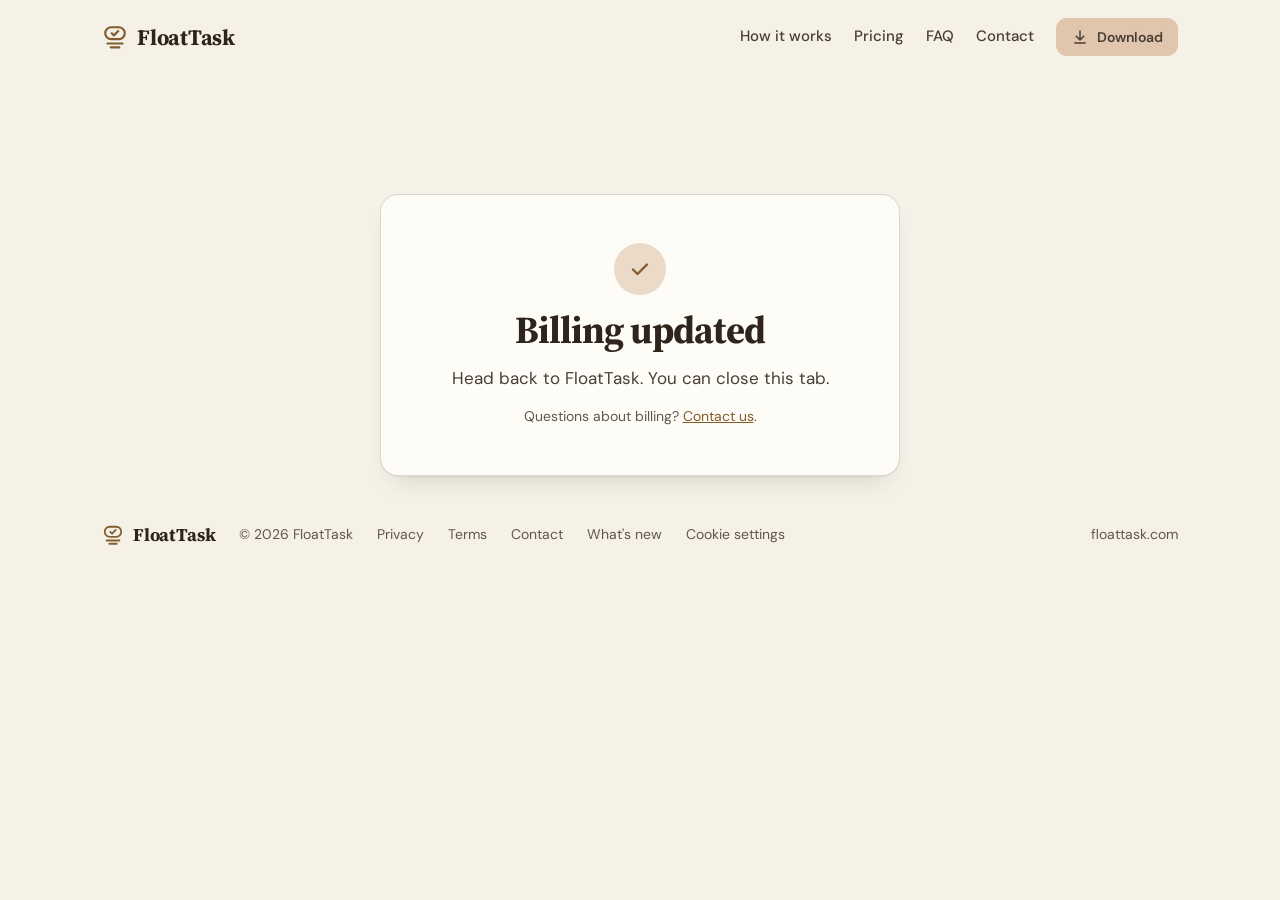
<file: billing.html>
<!doctype html>
<html lang="en">
<head>
<meta charset="utf-8">
<meta name="viewport" content="width=device-width, initial-scale=1, viewport-fit=cover">
<title>Billing · FloatTask</title>
<meta name="description" content="FloatTask Pro checkout result.">
<link rel="preconnect" href="https://fonts.googleapis.com">
<link rel="preconnect" href="https://fonts.gstatic.com" crossorigin>
<link rel="stylesheet" href="https://fonts.googleapis.com/css2?family=DM+Sans:opsz,wght@9..40,400;9..40,500;9..40,600;9..40,700&family=Source+Serif+4:ital,opsz,wght@0,8..60,600;0,8..60,700;1,8..60,500;1,8..60,600&display=swap">
<link rel="stylesheet" href="tokens.css">
<link rel="stylesheet" href="site.css">
<link rel="canonical" href="https://floattask.com/billing.html">
<link rel="icon" href="data:image/svg+xml,%3Csvg xmlns='http://www.w3.org/2000/svg' viewBox='0 0 24 24'%3E%3Cg fill='none' stroke='%23b07a3a' stroke-width='2' stroke-linecap='round' stroke-linejoin='round'%3E%3Crect x='3' y='3' width='18' height='11' rx='5.5'/%3E%3Cpath d='M9 8.5l2 2 4-4M5 18h14M8 21.5h8'/%3E%3C/g%3E%3C/svg%3E">
<style>
/* this page */
.billing { padding-block: clamp(48px, 10vw, 120px) 0; display: grid; justify-items: center; text-align: center; }
.billing .card { background: var(--surface); border: 1px solid var(--line); border-radius: 18px; padding: clamp(28px, 5vw, 48px); max-width: 520px; width: 100%; display: grid; gap: 14px; justify-items: center; }
.billing .tick { width: 52px; height: 52px; border-radius: 50%; display: grid; place-items: center; background: color-mix(in oklab, var(--a-myday) 24%, var(--surface)); color: var(--gold-text); }
.billing h1 { font-size: clamp(1.8rem, 4.4vw, 2.4rem); line-height: 1.1; font-weight: 750; letter-spacing: -.025em; }
.billing p { color: var(--ink-2); max-width: 40ch; }
.billing .hint { font-size: 14px; color: var(--muted); }
@media (max-width: 560px) {
  .top nav a:not(.btn) { display: none; }
  footer .right { margin-left: 0; }
}
</style>
<meta name="robots" content="noindex">
<script src="/consent.js" defer></script>
</head>
<body>
<svg width="0" height="0" style="position:absolute" aria-hidden="true">
    <symbol id="mark" viewBox="0 0 24 24"><g fill="none" stroke="currentColor" stroke-width="2" stroke-linecap="round" stroke-linejoin="round"><rect x="3" y="3" width="18" height="11" rx="5.5"/><path d="M9 8.5l2 2 4-4M5 18h14M8 21.5h8"/></g></symbol>
  <symbol id="down" viewBox="0 0 24 24"><path d="M12 4v12m0 0l-5-5m5 5l5-5M5 20h14" fill="none" stroke="currentColor" stroke-width="2" stroke-linecap="round" stroke-linejoin="round"/></symbol>
  <symbol id="check" viewBox="0 0 24 24"><path d="M5 12.5l4.5 4.5L19 7.5" fill="none" stroke="currentColor" stroke-width="2.4" stroke-linecap="round" stroke-linejoin="round"/></symbol>
</svg>
<div class="wrap">
  <header class="top">
    <a class="logo" href="/" aria-label="FloatTask home"><svg width="26" height="26"><use href="#mark"/></svg>FloatTask</a>
    <nav aria-label="Site">
      <a href="/#how">How it works</a>
      <a href="/#pricing">Pricing</a>
      <a href="/#faq">FAQ</a>
      <a href="/contact.html">Contact</a>
      <a class="btn primary small launch-only" href="/#download"><svg><use href="#down"/></svg>Download</a>
      <a class="btn primary small prelaunch-only" href="/contact.html">Get early access</a>
    </nav>
  </header>

  <main class="billing">
    <div class="card">
      <span class="tick" id="tick"><svg width="24" height="24"><use href="#check"/></svg></span>
      <h1 id="h">Billing updated</h1>
      <p id="p">Head back to FloatTask. You can close this tab.</p>
      <p class="hint" id="hint">Questions about billing? <a href="/contact.html">Contact us</a>.</p>
    </div>
  </main>

  <footer>
    <a class="logo" href="/"><svg width="22" height="22"><use href="#mark"/></svg>FloatTask</a>
    <span>© 2026 FloatTask</span>
    <a href="/privacy.html">Privacy</a>
    <a href="/terms.html">Terms</a>
    <a href="/contact.html">Contact</a>
    <a href="/whats-new.html">What's new</a>
    <a href="#" data-cookie-settings>Cookie settings</a>
    <span class="right">floattask.com</span>
  </footer>
</div>

<script>
(() => {
  const r = new URLSearchParams(location.search).get('result');
  const h = document.getElementById('h'), p = document.getElementById('p');
  if (r === 'success') {
    h.textContent = "You're on FloatTask Pro";
    p.textContent = 'Switch back to FloatTask — your plan updates on its own within a few seconds. If you started a free trial, you won\'t be charged until it ends. You can close this tab.';
  } else if (r === 'cancel') {
    document.getElementById('tick').hidden = true;
    h.textContent = 'No charge made';
    p.textContent = 'Checkout was cancelled. You can go Pro any time from Settings › Assist.';
  } else if (r === 'portal') {
    h.textContent = 'Billing updated';
    p.textContent = 'Any changes you made are saved. Head back to FloatTask — you can close this tab.';
  }
})();
</script>
</body>
</html>
</file>
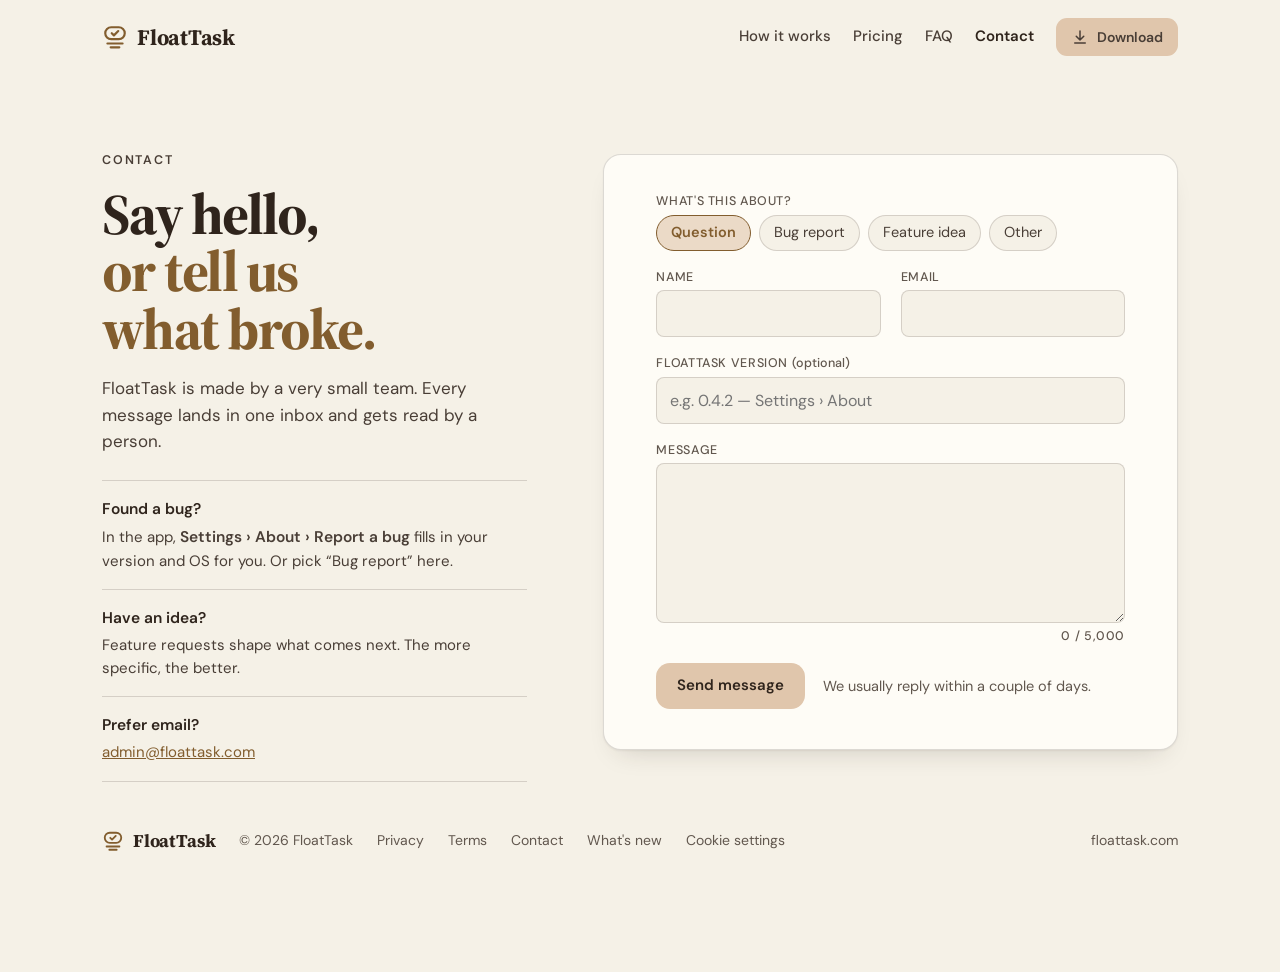
<file: contact.html>
<!doctype html>
<html lang="en">
<head>
<meta charset="utf-8">
<meta name="viewport" content="width=device-width, initial-scale=1, viewport-fit=cover">
<title>Contact · FloatTask</title>
<meta name="description" content="Questions, bug reports or ideas for FloatTask — send us a message.">
<link rel="preconnect" href="https://fonts.googleapis.com">
<link rel="preconnect" href="https://fonts.gstatic.com" crossorigin>
<link rel="stylesheet" href="https://fonts.googleapis.com/css2?family=DM+Sans:opsz,wght@9..40,400;9..40,500;9..40,600;9..40,700&family=Source+Serif+4:ital,opsz,wght@0,8..60,600;0,8..60,700;1,8..60,500;1,8..60,600&display=swap">
<link rel="stylesheet" href="tokens.css">
<link rel="stylesheet" href="site.css">
<link rel="canonical" href="https://floattask.com/contact.html">
<link rel="icon" href="data:image/svg+xml,%3Csvg xmlns='http://www.w3.org/2000/svg' viewBox='0 0 24 24'%3E%3Cg fill='none' stroke='%23b07a3a' stroke-width='2' stroke-linecap='round' stroke-linejoin='round'%3E%3Crect x='3' y='3' width='18' height='11' rx='5.5'/%3E%3Cpath d='M9 8.5l2 2 4-4M5 18h14M8 21.5h8'/%3E%3C/g%3E%3C/svg%3E">
<style>
/* this page */
.top nav a[aria-current="page"] { color: var(--ink); font-weight: 600; }
.contact { padding-block: clamp(32px, 7vw, 80px) 0; display: grid; grid-template-columns: minmax(0, .85fr) minmax(0, 1.15fr); gap: clamp(32px, 6vw, 80px); align-items: start; }
.contact h1 { font-size: clamp(2.3rem, 5.2vw, 3.6rem); line-height: 1; font-weight: 750; letter-spacing: -.03em; max-width: 12ch; }
.contact h1 em { font-style: normal; color: var(--gold-text); }
.contact .intro { display: grid; gap: 18px; align-content: start; }
.contact .intro > p { color: var(--ink-2); max-width: 40ch; }
.aside { display: grid; gap: 0; border-top: 1px solid var(--line); margin-top: 8px; }
.aside div { padding: 16px 0; border-bottom: 1px solid var(--line); display: grid; gap: 4px; }
.aside b { font-weight: 600; font-size: 15.5px; }
.aside span { font-size: 15px; color: var(--ink-2); }

.card { background: var(--surface); border: 1px solid var(--line); border-radius: 18px; padding: clamp(22px, 4vw, 40px); }
form { display: grid; gap: 20px; }
.row { display: grid; grid-template-columns: 1fr 1fr; gap: 20px; }
.field { display: grid; gap: 7px; min-width: 0; }
.field > span { font: 500 12.5px/1 var(--f-body); letter-spacing: .05em; text-transform: uppercase; color: var(--muted); }
.field > span i { font-style: normal; text-transform: none; letter-spacing: 0; }
input[type=text], input[type=email], textarea {
  width: 100%; font: 400 16px/1.45 var(--f-body); color: var(--ink); background: var(--bg);
  border: 1px solid var(--line); border-radius: 8px; padding: 11px 13px; min-height: 44px;
}
textarea { resize: vertical; min-height: 160px; }
input:focus, textarea:focus { outline: none; border-color: var(--gold-text); box-shadow: 0 0 0 3px color-mix(in oklab, var(--a-myday) 24%, var(--surface)); }
input[aria-invalid="true"], textarea[aria-invalid="true"] { border-color: var(--danger); }
.topics { display: flex; flex-wrap: wrap; gap: 8px; border: 0; margin: 0; padding: 0; min-width: 0; }
.topics legend { padding: 0; margin-bottom: 7px; font: 500 12.5px/1 var(--f-body); letter-spacing: .05em; text-transform: uppercase; color: var(--muted); }
.topics label { position: relative; }
.topics input { position: absolute; opacity: 0; inset: 0; margin: 0; cursor: pointer; }
.topics label span { display: inline-flex; align-items: center; height: 36px; padding: 0 14px; border-radius: 999px; border: 1px solid var(--line); font-size: 14.5px; color: var(--ink-2); background: var(--bg); cursor: pointer; }
.topics input:checked + span { border-color: var(--gold-text); background: color-mix(in oklab, var(--a-myday) 24%, var(--surface)); color: var(--gold-text); font-weight: 600; }
.topics input:focus-visible + span { outline: 2px solid var(--gold-text); outline-offset: 2px; }
.hint { font-size: 13.5px; color: var(--muted); }
.count { justify-self: end; font: 400 12.5px/1 var(--f-body); color: var(--muted); font-variant-numeric: tabular-nums; }
.hp { position: absolute; left: -10000px; width: 1px; height: 1px; overflow: hidden; }
.actions { display: flex; flex-wrap: wrap; align-items: center; gap: 12px 18px; }
.actions .alt { font-size: 14.5px; color: var(--muted); }
.btn[disabled] { opacity: .6; cursor: progress; }
.err { font-size: 15px; color: var(--danger); }
.done { display: grid; gap: 12px; justify-items: start; }
.done .tick { width: 44px; height: 44px; border-radius: 50%; display: grid; place-items: center; background: color-mix(in oklab, var(--a-myday) 24%, var(--surface)); color: var(--gold-text); }
.done h2 { font-size: 1.7rem; font-weight: 700; letter-spacing: -.02em; }
.done p { color: var(--ink-2); }

@media (max-width: 860px) {
  .contact { grid-template-columns: 1fr; }
}
@media (max-width: 560px) {
  .top nav a:not(.btn):not([aria-current]) { display: none; }
  .row { grid-template-columns: 1fr; }
  footer .right { margin-left: 0; }
}

</style>
<script src="/consent.js" defer></script>
</head>
<body>
<svg width="0" height="0" style="position:absolute" aria-hidden="true">
    <symbol id="mark" viewBox="0 0 24 24"><g fill="none" stroke="currentColor" stroke-width="2" stroke-linecap="round" stroke-linejoin="round"><rect x="3" y="3" width="18" height="11" rx="5.5"/><path d="M9 8.5l2 2 4-4M5 18h14M8 21.5h8"/></g></symbol>
  <symbol id="down" viewBox="0 0 24 24"><path d="M12 4v12m0 0l-5-5m5 5l5-5M5 20h14" fill="none" stroke="currentColor" stroke-width="2" stroke-linecap="round" stroke-linejoin="round"/></symbol>
  <symbol id="check" viewBox="0 0 24 24"><path d="M5 12.5l4.5 4.5L19 7.5" fill="none" stroke="currentColor" stroke-width="2.4" stroke-linecap="round" stroke-linejoin="round"/></symbol>
</svg>

<div class="wrap">
  <header class="top">
    <a class="logo" href="/" aria-label="FloatTask home"><svg width="26" height="26"><use href="#mark"/></svg>FloatTask</a>
    <nav aria-label="Site">
      <a href="/#how">How it works</a>
      <a href="/#pricing">Pricing</a>
      <a href="/#faq">FAQ</a>
      <a href="/contact.html" aria-current="page">Contact</a>
      <a class="btn primary small launch-only" href="/#download"><svg><use href="#down"/></svg>Download</a>
      <a class="btn primary small prelaunch-only" href="/contact.html">Get early access</a>
    </nav>
  </header>

  <main class="contact">
    <div class="intro">
      <p class="eyebrow">Contact</p>
      <h1>Say hello, <em>or tell us what broke.</em></h1>
      <p>FloatTask is made by a very small team. Every message lands in one inbox and gets read by a person.</p>
      <div class="aside">
        <div><b>Found a bug?</b><span>In the app, <b style="font-weight:600">Settings › About › Report a bug</b> fills in your version and OS for you. Or pick “Bug report” here.</span></div>
        <div><b>Have an idea?</b><span>Feature requests shape what comes next. The more specific, the better.</span></div>
        <div><b>Prefer email?</b><span><a href="mailto:admin@floattask.com">admin@floattask.com</a></span></div>
      </div>
    </div>

    <div class="card" id="card">
      <form id="contact" novalidate>
        <fieldset class="topics">
          <legend>What's this about?</legend>
          <label><input type="radio" name="topic" value="Question" checked><span>Question</span></label>
          <label><input type="radio" name="topic" value="Bug report"><span>Bug report</span></label>
          <label><input type="radio" name="topic" value="Feature idea"><span>Feature idea</span></label>
          <label><input type="radio" name="topic" value="Other"><span>Other</span></label>
        </fieldset>

        <div class="row">
          <label class="field"><span>Name</span><input type="text" name="name" autocomplete="name" required></label>
          <label class="field"><span>Email</span><input type="email" name="email" autocomplete="email" inputmode="email" required></label>
        </div>

        <label class="field" id="version-field" hidden>
          <span>FloatTask version <i>(optional)</i></span>
          <input type="text" name="appVersion" placeholder="e.g. 0.4.2 — Settings › About">
        </label>

        <label class="field">
          <span>Message</span>
          <textarea name="message" maxlength="5000" required></textarea>
          <span class="count" id="count" aria-live="off">0 / 5,000</span>
        </label>

        <label class="hp" aria-hidden="true">Website <input type="text" name="website" tabindex="-1" autocomplete="off"></label>

        <p class="err" id="err" role="alert" hidden></p>

        <div class="actions">
          <button class="btn primary" type="submit" id="send">Send message</button>
          <span class="alt">We usually reply within a couple of days.</span>
        </div>
      </form>
    </div>
  </main>

  <footer>
    <a class="logo" href="/"><svg width="22" height="22"><use href="#mark"/></svg>FloatTask</a>
    <span>© 2026 FloatTask</span>
    <a href="/privacy.html">Privacy</a>
    <a href="/terms.html">Terms</a>
    <a href="/contact.html">Contact</a>
    <a href="/whats-new.html">What's new</a>
    <a href="#" data-cookie-settings>Cookie settings</a>
    <span class="right">floattask.com</span>
  </footer>
</div>

<script>
(() => {
  const ENDPOINT = 'https://gpblsohnxoerwlgcqsaw.supabase.co/functions/v1/contact-message';
  const form = document.getElementById('contact');
  const card = document.getElementById('card');
  const err = document.getElementById('err');
  const send = document.getElementById('send');
  const count = document.getElementById('count');
  const versionField = document.getElementById('version-field');
  const msg = form.elements.message;

  // ?topic=bug from the app or a link preselects Bug report.
  const q = new URLSearchParams(location.search);
  const preset = { bug: 'Bug report', idea: 'Feature idea', question: 'Question' }[(q.get('topic') || '').toLowerCase()];
  if (preset) form.querySelector(`input[name=topic][value="${preset}"]`).checked = true;
  if (q.get('v')) form.elements.appVersion.value = q.get('v');

  const syncTopic = () => { versionField.hidden = form.elements.topic.value !== 'Bug report'; };
  form.addEventListener('change', (e) => { if (e.target.name === 'topic') syncTopic(); });
  syncTopic();

  msg.addEventListener('input', () => { count.textContent = `${msg.value.length.toLocaleString()} / 5,000`; });

  const showError = (text, field) => {
    err.textContent = text; err.hidden = false;
    form.querySelectorAll('[aria-invalid]').forEach((el) => el.removeAttribute('aria-invalid'));
    if (field) { field.setAttribute('aria-invalid', 'true'); field.focus(); }
  };

  form.addEventListener('submit', async (e) => {
    e.preventDefault();
    err.hidden = true;
    const f = form.elements;
    const data = {
      topic: f.topic.value,
      name: f.name.value.trim(),
      email: f.email.value.trim(),
      message: f.message.value.trim(),
      appVersion: f.topic.value === 'Bug report' ? f.appVersion.value.trim() : '',
      website: f.website.value,
    };
    if (!data.name) return showError('Please add your name.', f.name);
    if (!/^[^\s@]+@[^\s@]+\.[^\s@]{2,}$/.test(data.email)) return showError("That email address doesn't look right.", f.email);
    if (data.message.length < 10) return showError('Please write a little more so we can help.', f.message);

    send.disabled = true; send.textContent = 'Sending…';
    try {
      const res = await fetch(ENDPOINT, { method: 'POST', headers: { 'Content-Type': 'application/json' }, body: JSON.stringify(data) });
      const body = await res.json().catch(() => ({}));
      if (!res.ok) throw new Error(body.error || 'Something went wrong.');
      card.innerHTML = `
        <div class="done" role="status">
          <span class="tick"><svg width="22" height="22"><use href="#check"/></svg></span>
          <h2>Thanks — it's on its way.</h2>
          <p>We'll reply to <b></b> as soon as we can.</p>
          <a class="btn quiet" href="/">Back to FloatTask</a>
        </div>`;
      card.querySelector('b').textContent = data.email;
    } catch (x) {
      showError(`${x.message} You can also email admin@floattask.com.`);
      send.disabled = false; send.textContent = 'Send message';
    }
  });
})();
</script>
</body>
</html>
</file>
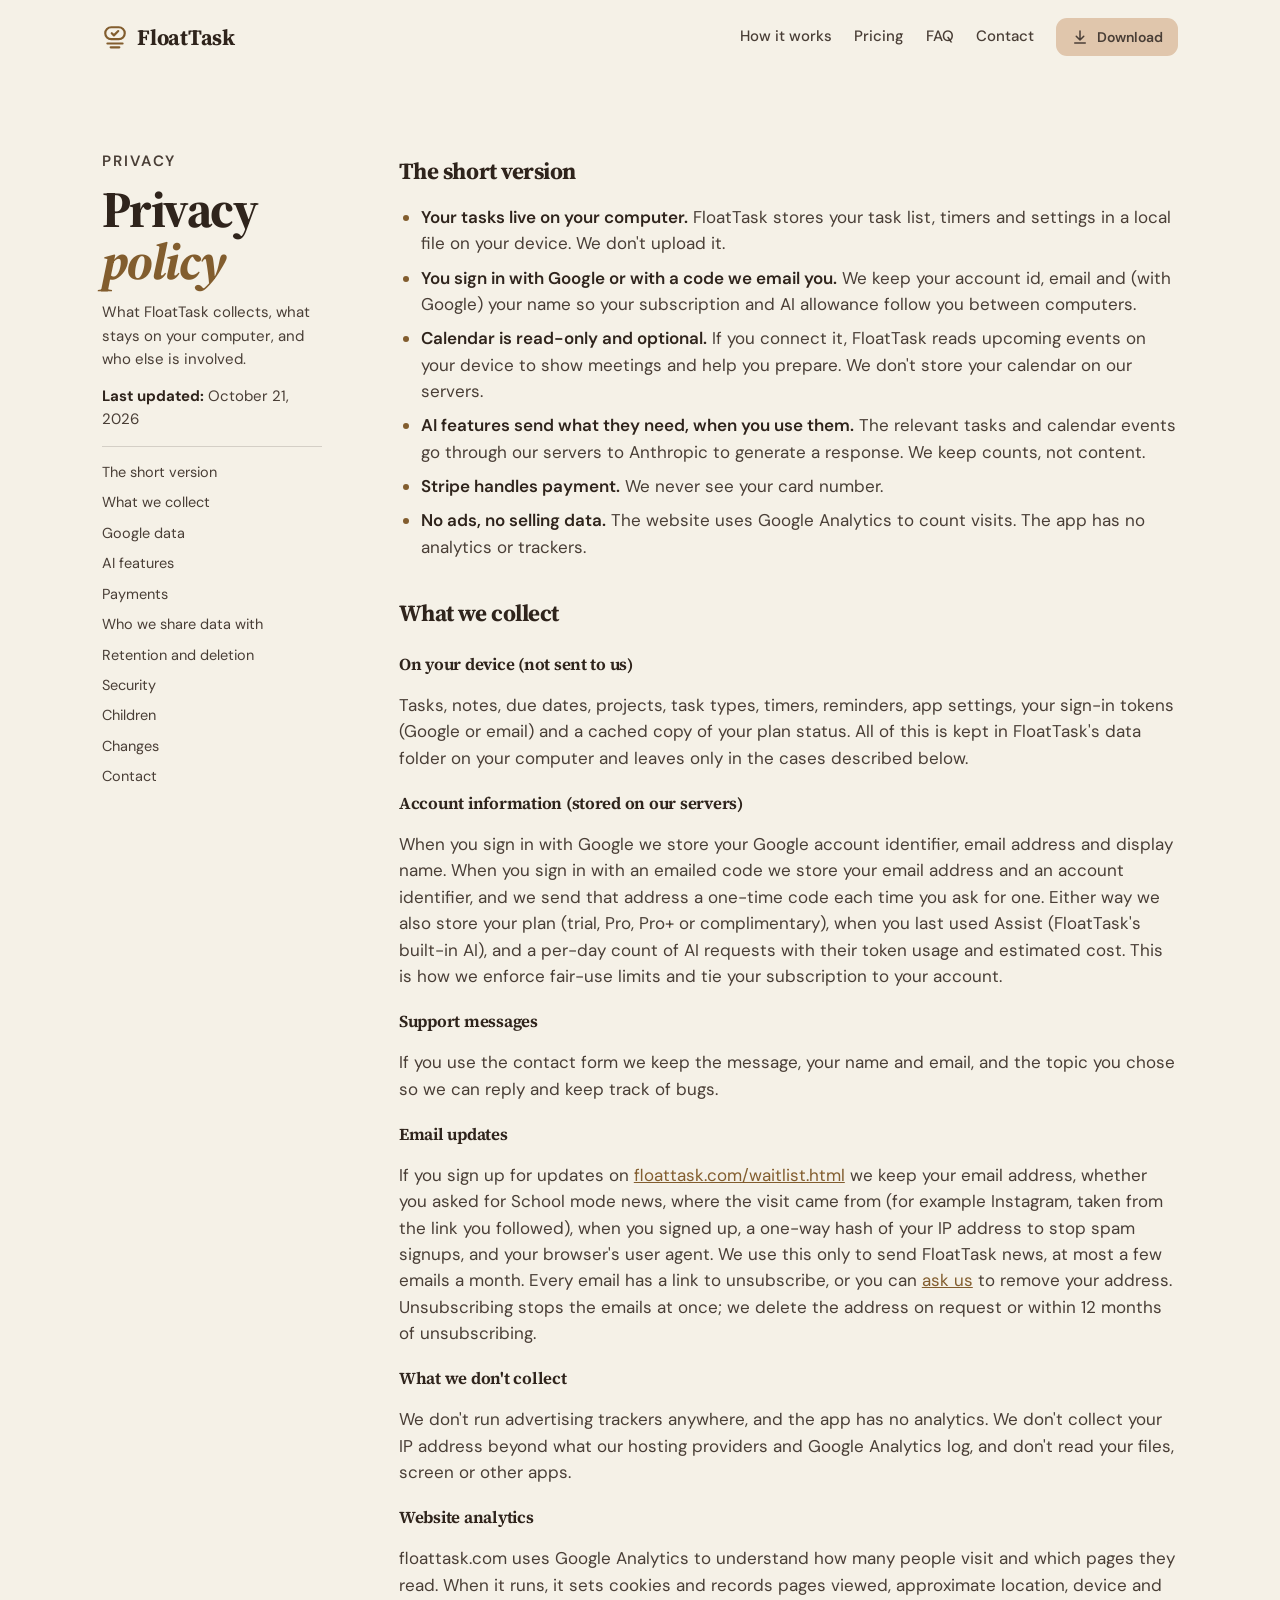
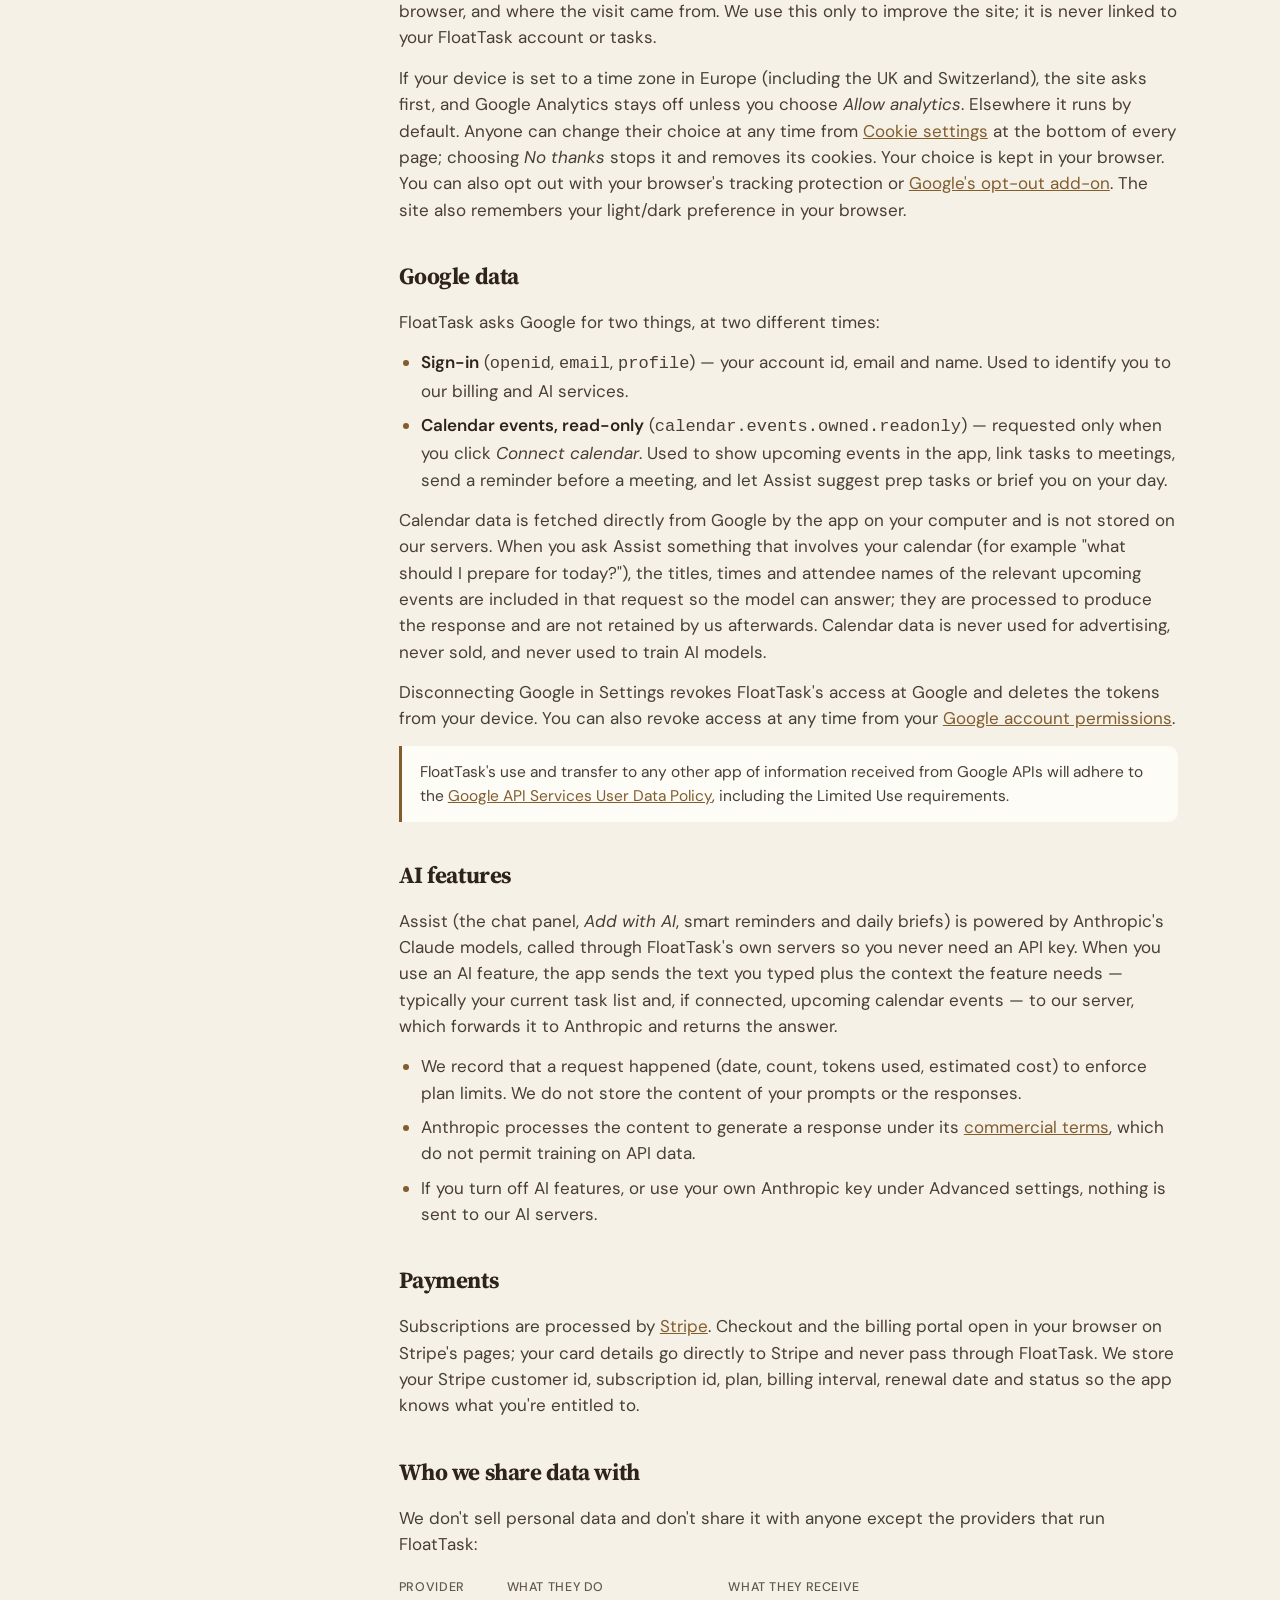
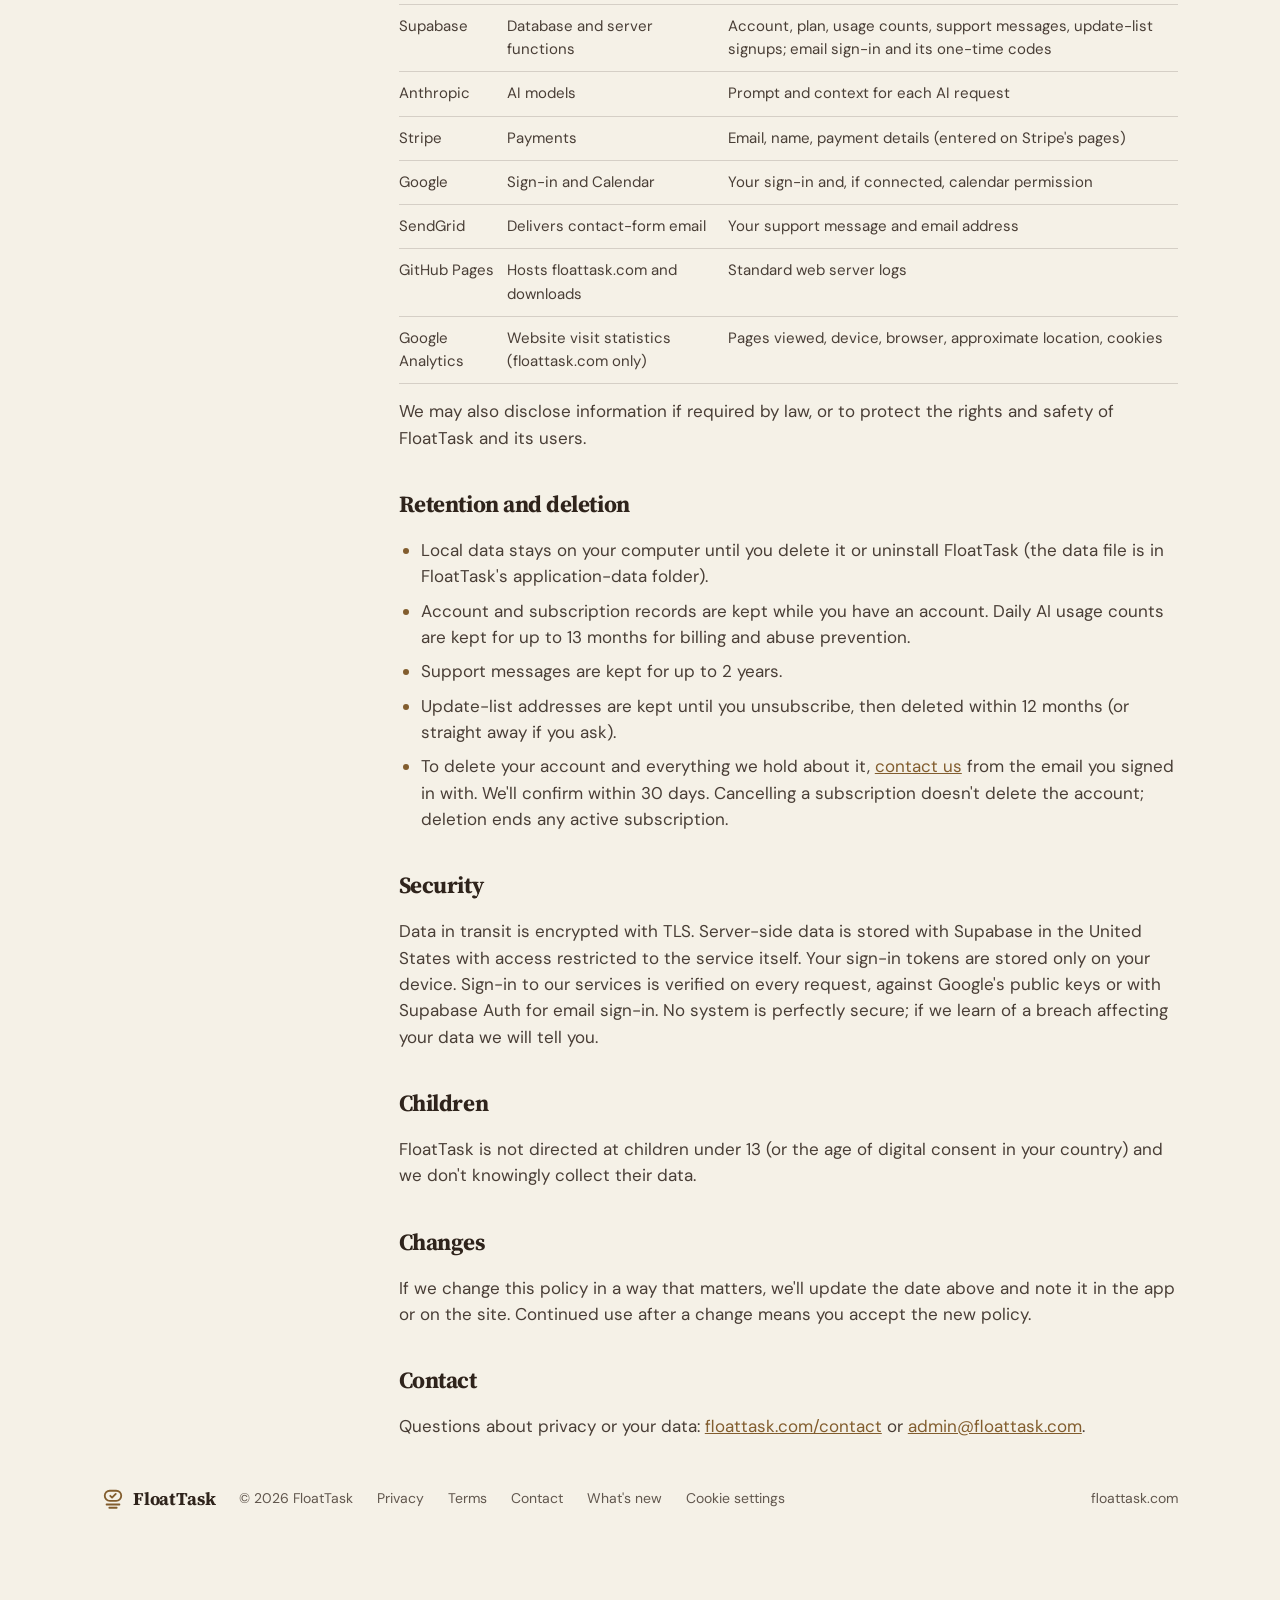
<file: privacy.html>
<!doctype html>
<html lang="en">
<head>
<meta charset="utf-8">
<meta name="viewport" content="width=device-width, initial-scale=1, viewport-fit=cover">
<title>Privacy Policy · FloatTask</title>
<meta name="description" content="How FloatTask handles your tasks, Google account and calendar data, AI requests and payments.">
<link rel="preconnect" href="https://fonts.googleapis.com">
<link rel="preconnect" href="https://fonts.gstatic.com" crossorigin>
<link rel="stylesheet" href="https://fonts.googleapis.com/css2?family=DM+Sans:opsz,wght@9..40,400;9..40,500;9..40,600;9..40,700&family=Source+Serif+4:ital,opsz,wght@0,8..60,600;0,8..60,700;1,8..60,500;1,8..60,600&display=swap">
<link rel="stylesheet" href="tokens.css">
<link rel="stylesheet" href="site.css">
<link rel="canonical" href="https://floattask.com/privacy.html">
<link rel="icon" href="data:image/svg+xml,%3Csvg xmlns='http://www.w3.org/2000/svg' viewBox='0 0 24 24'%3E%3Cg fill='none' stroke='%23b07a3a' stroke-width='2' stroke-linecap='round' stroke-linejoin='round'%3E%3Crect x='3' y='3' width='18' height='11' rx='5.5'/%3E%3Cpath d='M9 8.5l2 2 4-4M5 18h14M8 21.5h8'/%3E%3C/g%3E%3C/svg%3E">
<style>
/* this page */
.top nav a[aria-current="page"] { color: var(--ink); font-weight: 600; }

/* ---------- legal ---------- */
.legal { padding-block: clamp(32px, 7vw, 80px) 0; display: grid; grid-template-columns: minmax(0, 220px) minmax(0, 68ch); gap: clamp(32px, 6vw, 80px); align-items: start; }
.legal h1 { font-size: clamp(2.2rem, 5vw, 3.2rem); line-height: 1.02; font-weight: 750; letter-spacing: -.03em; }
.legal .meta { display: grid; gap: 14px; position: sticky; top: 24px; }
.legal .meta p { color: var(--ink-2); font-size: 15px; }
.legal .toc { display: grid; gap: 8px; border-top: 1px solid var(--line); padding-top: 14px; font-size: 14.5px; }
.legal .toc a { color: var(--ink-2); text-decoration: none; }
.legal .toc a:hover { color: var(--ink); }
.doc { display: grid; gap: 14px; color: var(--ink-2); }
.doc h2 { font-size: 1.45rem; font-weight: 700; letter-spacing: -.02em; color: var(--ink); margin-top: 22px; scroll-margin-top: 24px; }
.doc h2:first-child { margin-top: 0; }
.doc h3 { font-size: 1.05rem; font-weight: 650; color: var(--ink); margin-top: 6px; }
.doc ul { margin: 0; padding-left: 22px; display: grid; gap: 8px; }
.doc li::marker { color: var(--gold-text); }
.doc strong { color: var(--ink); font-weight: 600; }
.doc table { border-collapse: collapse; width: 100%; font-size: 15px; }
.doc th, .doc td { text-align: left; vertical-align: top; padding: 10px 12px 10px 0; border-bottom: 1px solid var(--line); }
.doc th { font: 500 12.5px/1 var(--f-body); letter-spacing: .05em; text-transform: uppercase; color: var(--muted); }
.doc .note { padding: 14px 18px; border-left: 3px solid var(--gold-text); background: var(--surface); border-radius: 0 10px 10px 0; font-size: 15.5px; }
@media (max-width: 860px) {
  .legal { grid-template-columns: 1fr; }
  .legal .meta { position: static; }
}
@media (max-width: 560px) {
  .top nav a:not(.btn):not([aria-current]) { display: none; }
  footer .right { margin-left: 0; }
}
</style>
<script src="/consent.js" defer></script>
</head>
<body>
<svg width="0" height="0" style="position:absolute" aria-hidden="true">
    <symbol id="mark" viewBox="0 0 24 24"><g fill="none" stroke="currentColor" stroke-width="2" stroke-linecap="round" stroke-linejoin="round"><rect x="3" y="3" width="18" height="11" rx="5.5"/><path d="M9 8.5l2 2 4-4M5 18h14M8 21.5h8"/></g></symbol>
  <symbol id="down" viewBox="0 0 24 24"><path d="M12 4v12m0 0l-5-5m5 5l5-5M5 20h14" fill="none" stroke="currentColor" stroke-width="2" stroke-linecap="round" stroke-linejoin="round"/></symbol>
  <symbol id="check" viewBox="0 0 24 24"><path d="M5 12.5l4.5 4.5L19 7.5" fill="none" stroke="currentColor" stroke-width="2.4" stroke-linecap="round" stroke-linejoin="round"/></symbol>
</svg>

<div class="wrap">
  <header class="top">
    <a class="logo" href="/" aria-label="FloatTask home"><svg width="26" height="26"><use href="#mark"/></svg>FloatTask</a>
    <nav aria-label="Site">
      <a href="/#how">How it works</a>
      <a href="/#pricing">Pricing</a>
      <a href="/#faq">FAQ</a>
      <a href="/contact.html">Contact</a>
      <a class="btn primary small launch-only" href="/#download"><svg><use href="#down"/></svg>Download</a>
      <a class="btn primary small prelaunch-only" href="/contact.html">Get early access</a>
    </nav>
  </header>

  <main class="legal">
    <aside class="meta">
      <p class="eyebrow">Privacy</p>
      <h1>Privacy <em style="color:var(--gold-text)">policy</em></h1>
      <p>What FloatTask collects, what stays on your computer, and who else is involved.</p>
      <p><strong style="color:var(--ink)">Last updated:</strong> October 21, 2026</p>
      <nav class="toc" aria-label="On this page">
        <a href="#summary">The short version</a>
        <a href="#what">What we collect</a>
        <a href="#google">Google data</a>
        <a href="#ai">AI features</a>
        <a href="#payments">Payments</a>
        <a href="#processors">Who we share data with</a>
        <a href="#retention">Retention and deletion</a>
        <a href="#security">Security</a>
        <a href="#children">Children</a>
        <a href="#changes">Changes</a>
        <a href="#contact">Contact</a>
      </nav>
    </aside>
    <article class="doc">

      <h2 id="summary">The short version</h2>
      <ul>
        <li><strong>Your tasks live on your computer.</strong> FloatTask stores your task list, timers and settings in a local file on your device. We don't upload it.</li>
        <li><strong>You sign in with Google or with a code we email you.</strong> We keep your account id, email and (with Google) your name so your subscription and AI allowance follow you between computers.</li>
        <li><strong>Calendar is read-only and optional.</strong> If you connect it, FloatTask reads upcoming events on your device to show meetings and help you prepare. We don't store your calendar on our servers.</li>
        <li><strong>AI features send what they need, when you use them.</strong> The relevant tasks and calendar events go through our servers to Anthropic to generate a response. We keep counts, not content.</li>
        <li><strong>Stripe handles payment.</strong> We never see your card number.</li>
        <li><strong>No ads, no selling data.</strong> The website uses Google Analytics to count visits. The app has no analytics or trackers.</li>
      </ul>

      <h2 id="what">What we collect</h2>
      <h3>On your device (not sent to us)</h3>
      <p>Tasks, notes, due dates, projects, task types, timers, reminders, app settings, your sign-in tokens (Google or email) and a cached copy of your plan status. All of this is kept in FloatTask's data folder on your computer and leaves only in the cases described below.</p>
      <h3>Account information (stored on our servers)</h3>
      <p>When you sign in with Google we store your Google account identifier, email address and display name. When you sign in with an emailed code we store your email address and an account identifier, and we send that address a one-time code each time you ask for one. Either way we also store your plan (trial, Pro, Pro+ or complimentary), when you last used Assist (FloatTask's built-in AI), and a per-day count of AI requests with their token usage and estimated cost. This is how we enforce fair-use limits and tie your subscription to your account.</p>
      <h3>Support messages</h3>
      <p>If you use the contact form we keep the message, your name and email, and the topic you chose so we can reply and keep track of bugs.</p>
      <h3 id="updates">Email updates</h3>
      <p>If you sign up for updates on <a href="/waitlist.html">floattask.com/waitlist.html</a> we keep your email address, whether you asked for School mode news, where the visit came from (for example Instagram, taken from the link you followed), when you signed up, a one-way hash of your IP address to stop spam signups, and your browser's user agent. We use this only to send FloatTask news, at most a few emails a month. Every email has a link to unsubscribe, or you can <a href="/contact.html">ask us</a> to remove your address. Unsubscribing stops the emails at once; we delete the address on request or within 12 months of unsubscribing.</p>
      <h3>What we don't collect</h3>
      <p>We don't run advertising trackers anywhere, and the app has no analytics. We don't collect your IP address beyond what our hosting providers and Google Analytics log, and don't read your files, screen or other apps.</p>
      <h3 id="analytics">Website analytics</h3>
      <p>floattask.com uses Google Analytics to understand how many people visit and which pages they read. When it runs, it sets cookies and records pages viewed, approximate location, device and browser, and where the visit came from. We use this only to improve the site; it is never linked to your FloatTask account or tasks.</p>
      <p>If your device is set to a time zone in Europe (including the UK and Switzerland), the site asks first, and Google Analytics stays off unless you choose <em>Allow analytics</em>. Elsewhere it runs by default. Anyone can change their choice at any time from <a href="#" data-cookie-settings>Cookie settings</a> at the bottom of every page; choosing <em>No thanks</em> stops it and removes its cookies. Your choice is kept in your browser. You can also opt out with your browser's tracking protection or <a href="https://tools.google.com/dlpage/gaoptout" rel="noopener">Google's opt-out add-on</a>. The site also remembers your light/dark preference in your browser.</p>

      <h2 id="google">Google data</h2>
      <p>FloatTask asks Google for two things, at two different times:</p>
      <ul>
        <li><strong>Sign-in</strong> (<code class="mono">openid</code>, <code class="mono">email</code>, <code class="mono">profile</code>) — your account id, email and name. Used to identify you to our billing and AI services.</li>
        <li><strong>Calendar events, read-only</strong> (<code class="mono">calendar.events.owned.readonly</code>) — requested only when you click <em>Connect calendar</em>. Used to show upcoming events in the app, link tasks to meetings, send a reminder before a meeting, and let Assist suggest prep tasks or brief you on your day.</li>
      </ul>
      <p>Calendar data is fetched directly from Google by the app on your computer and is not stored on our servers. When you ask Assist something that involves your calendar (for example "what should I prepare for today?"), the titles, times and attendee names of the relevant upcoming events are included in that request so the model can answer; they are processed to produce the response and are not retained by us afterwards. Calendar data is never used for advertising, never sold, and never used to train AI models.</p>
      <p>Disconnecting Google in Settings revokes FloatTask's access at Google and deletes the tokens from your device. You can also revoke access at any time from your <a href="https://myaccount.google.com/permissions" rel="noopener">Google account permissions</a>.</p>
      <div class="note">FloatTask's use and transfer to any other app of information received from Google APIs will adhere to the <a href="https://developers.google.com/terms/api-services-user-data-policy" rel="noopener">Google API Services User Data Policy</a>, including the Limited Use requirements.</div>

      <h2 id="ai">AI features</h2>
      <p>Assist (the chat panel, <em>Add with AI</em>, smart reminders and daily briefs) is powered by Anthropic's Claude models, called through FloatTask's own servers so you never need an API key. When you use an AI feature, the app sends the text you typed plus the context the feature needs — typically your current task list and, if connected, upcoming calendar events — to our server, which forwards it to Anthropic and returns the answer.</p>
      <ul>
        <li>We record that a request happened (date, count, tokens used, estimated cost) to enforce plan limits. We do not store the content of your prompts or the responses.</li>
        <li>Anthropic processes the content to generate a response under its <a href="https://www.anthropic.com/legal/commercial-terms" rel="noopener">commercial terms</a>, which do not permit training on API data.</li>
        <li>If you turn off AI features, or use your own Anthropic key under Advanced settings, nothing is sent to our AI servers.</li>
      </ul>

      <h2 id="payments">Payments</h2>
      <p>Subscriptions are processed by <a href="https://stripe.com/privacy" rel="noopener">Stripe</a>. Checkout and the billing portal open in your browser on Stripe's pages; your card details go directly to Stripe and never pass through FloatTask. We store your Stripe customer id, subscription id, plan, billing interval, renewal date and status so the app knows what you're entitled to.</p>

      <h2 id="processors">Who we share data with</h2>
      <p>We don't sell personal data and don't share it with anyone except the providers that run FloatTask:</p>
      <table>
        <tr><th>Provider</th><th>What they do</th><th>What they receive</th></tr>
        <tr><td>Supabase</td><td>Database and server functions</td><td>Account, plan, usage counts, support messages, update-list signups; email sign-in and its one-time codes</td></tr>
        <tr><td>Anthropic</td><td>AI models</td><td>Prompt and context for each AI request</td></tr>
        <tr><td>Stripe</td><td>Payments</td><td>Email, name, payment details (entered on Stripe's pages)</td></tr>
        <tr><td>Google</td><td>Sign-in and Calendar</td><td>Your sign-in and, if connected, calendar permission</td></tr>
        <tr><td>SendGrid</td><td>Delivers contact-form email</td><td>Your support message and email address</td></tr>
        <tr><td>GitHub Pages</td><td>Hosts floattask.com and downloads</td><td>Standard web server logs</td></tr>
        <tr><td>Google Analytics</td><td>Website visit statistics (floattask.com only)</td><td>Pages viewed, device, browser, approximate location, cookies</td></tr>
      </table>
      <p>We may also disclose information if required by law, or to protect the rights and safety of FloatTask and its users.</p>

      <h2 id="retention">Retention and deletion</h2>
      <ul>
        <li>Local data stays on your computer until you delete it or uninstall FloatTask (the data file is in FloatTask's application-data folder).</li>
        <li>Account and subscription records are kept while you have an account. Daily AI usage counts are kept for up to 13 months for billing and abuse prevention.</li>
        <li>Support messages are kept for up to 2 years.</li>
        <li>Update-list addresses are kept until you unsubscribe, then deleted within 12 months (or straight away if you ask).</li>
        <li>To delete your account and everything we hold about it, <a href="/contact.html">contact us</a> from the email you signed in with. We'll confirm within 30 days. Cancelling a subscription doesn't delete the account; deletion ends any active subscription.</li>
      </ul>

      <h2 id="security">Security</h2>
      <p>Data in transit is encrypted with TLS. Server-side data is stored with Supabase in the United States with access restricted to the service itself. Your sign-in tokens are stored only on your device. Sign-in to our services is verified on every request, against Google's public keys or with Supabase Auth for email sign-in. No system is perfectly secure; if we learn of a breach affecting your data we will tell you.</p>

      <h2 id="children">Children</h2>
      <p>FloatTask is not directed at children under 13 (or the age of digital consent in your country) and we don't knowingly collect their data.</p>

      <h2 id="changes">Changes</h2>
      <p>If we change this policy in a way that matters, we'll update the date above and note it in the app or on the site. Continued use after a change means you accept the new policy.</p>

      <h2 id="contact">Contact</h2>
      <p>Questions about privacy or your data: <a href="/contact.html">floattask.com/contact</a> or <a href="mailto:admin@floattask.com">admin@floattask.com</a>.</p>

    </article>
  </main>

  <footer>
    <a class="logo" href="/"><svg width="22" height="22"><use href="#mark"/></svg>FloatTask</a>
    <span>© 2026 FloatTask</span>
    <a href="/privacy.html">Privacy</a>
    <a href="/terms.html">Terms</a>
    <a href="/contact.html">Contact</a>
    <a href="/whats-new.html">What's new</a>
    <a href="#" data-cookie-settings>Cookie settings</a>
    <span class="right">floattask.com</span>
  </footer>
</div>
</body>
</html>
</file>
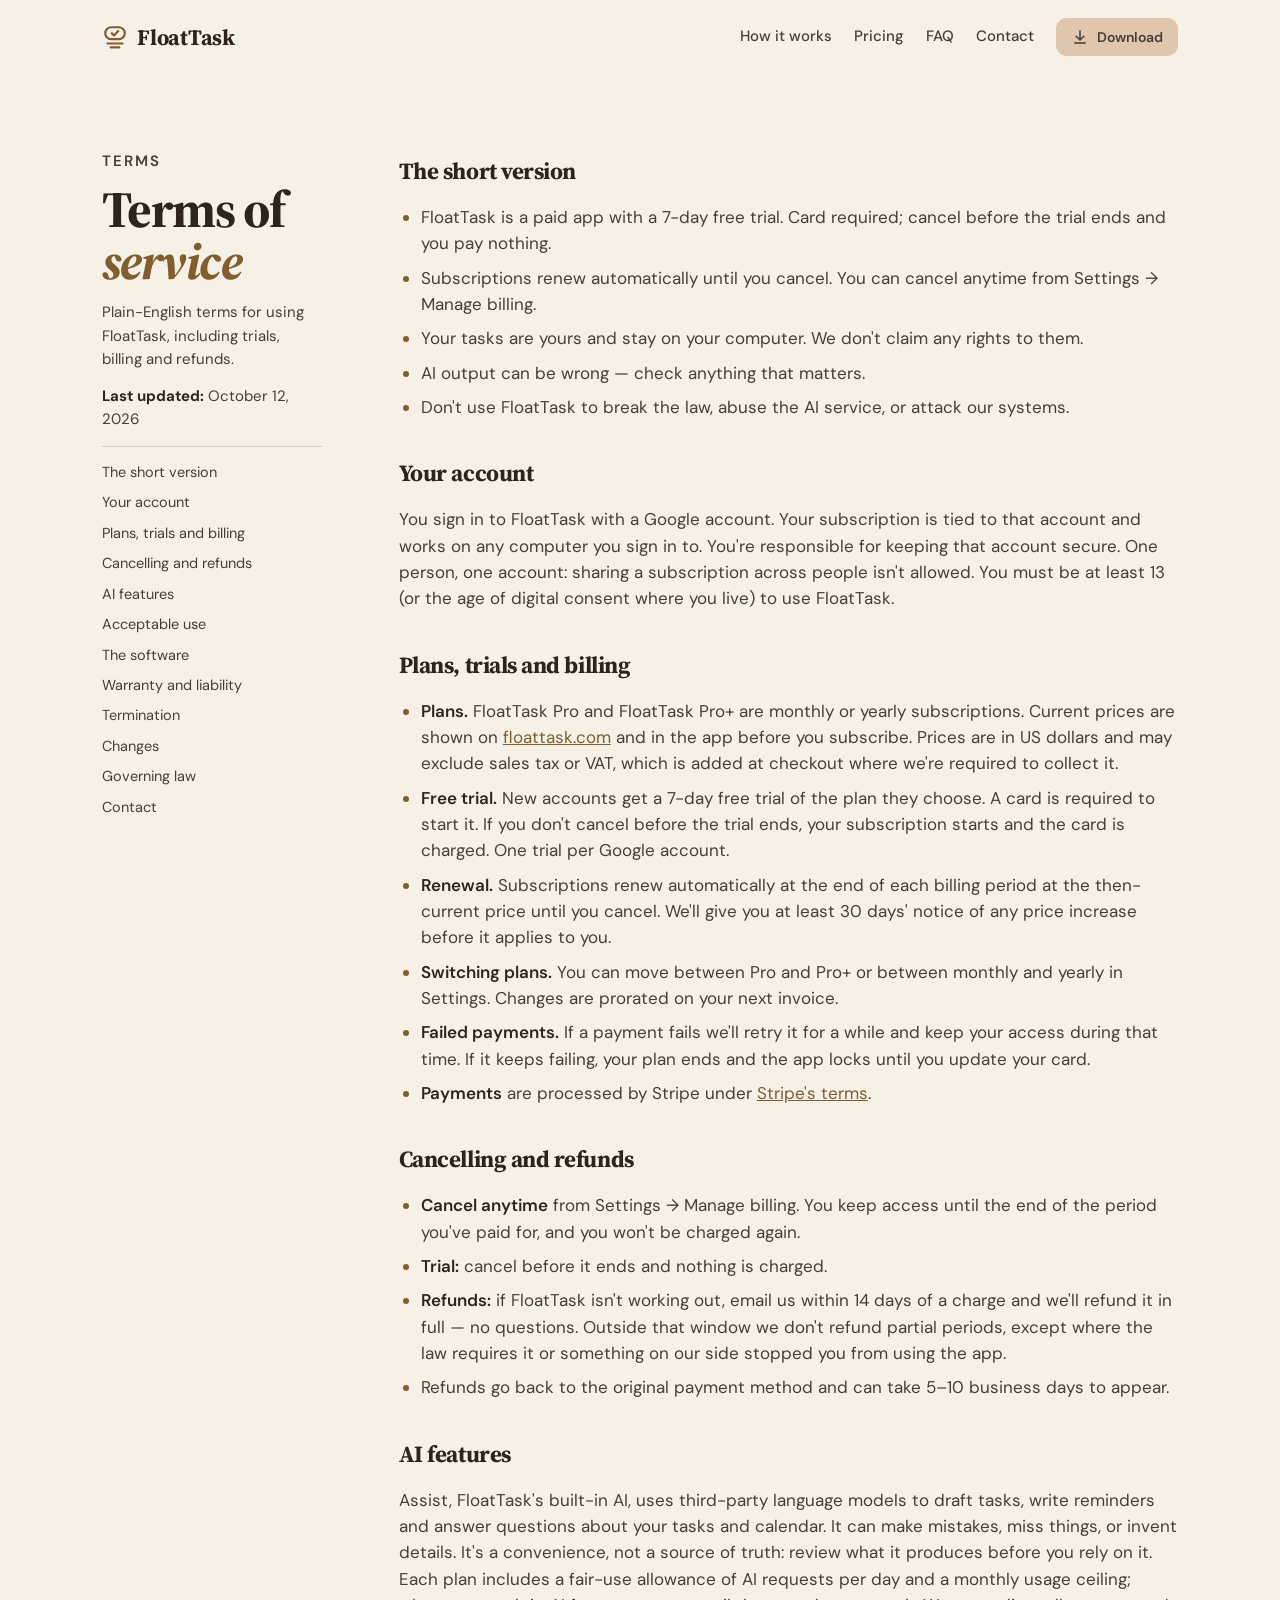
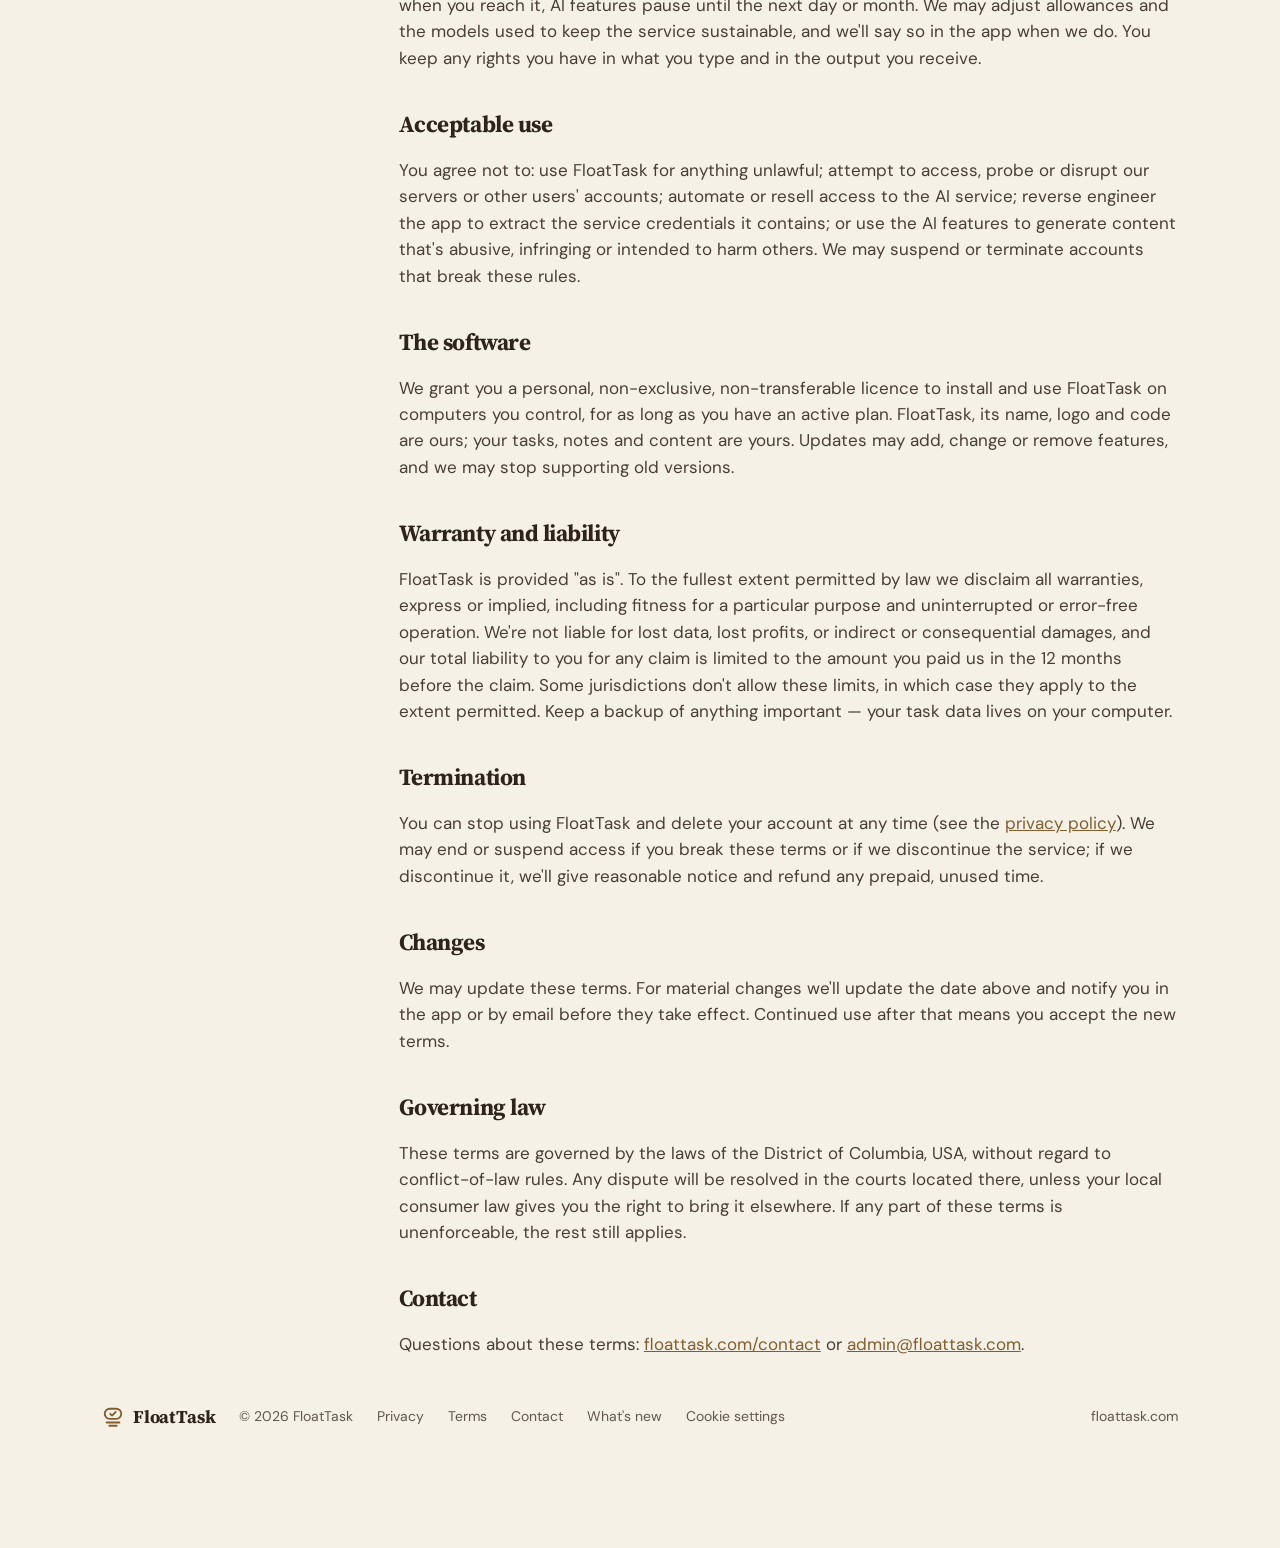
<file: terms.html>
<!doctype html>
<html lang="en">
<head>
<meta charset="utf-8">
<meta name="viewport" content="width=device-width, initial-scale=1, viewport-fit=cover">
<title>Terms of Service · FloatTask</title>
<meta name="description" content="The terms for using FloatTask: plans, free trial, billing, cancellation and refunds, AI features.">
<link rel="preconnect" href="https://fonts.googleapis.com">
<link rel="preconnect" href="https://fonts.gstatic.com" crossorigin>
<link rel="stylesheet" href="https://fonts.googleapis.com/css2?family=DM+Sans:opsz,wght@9..40,400;9..40,500;9..40,600;9..40,700&family=Source+Serif+4:ital,opsz,wght@0,8..60,600;0,8..60,700;1,8..60,500;1,8..60,600&display=swap">
<link rel="stylesheet" href="tokens.css">
<link rel="stylesheet" href="site.css">
<link rel="canonical" href="https://floattask.com/terms.html">
<link rel="icon" href="data:image/svg+xml,%3Csvg xmlns='http://www.w3.org/2000/svg' viewBox='0 0 24 24'%3E%3Cg fill='none' stroke='%23b07a3a' stroke-width='2' stroke-linecap='round' stroke-linejoin='round'%3E%3Crect x='3' y='3' width='18' height='11' rx='5.5'/%3E%3Cpath d='M9 8.5l2 2 4-4M5 18h14M8 21.5h8'/%3E%3C/g%3E%3C/svg%3E">
<style>
/* this page */
.top nav a[aria-current="page"] { color: var(--ink); font-weight: 600; }

/* ---------- legal ---------- */
.legal { padding-block: clamp(32px, 7vw, 80px) 0; display: grid; grid-template-columns: minmax(0, 220px) minmax(0, 68ch); gap: clamp(32px, 6vw, 80px); align-items: start; }
.legal h1 { font-size: clamp(2.2rem, 5vw, 3.2rem); line-height: 1.02; font-weight: 750; letter-spacing: -.03em; }
.legal .meta { display: grid; gap: 14px; position: sticky; top: 24px; }
.legal .meta p { color: var(--ink-2); font-size: 15px; }
.legal .toc { display: grid; gap: 8px; border-top: 1px solid var(--line); padding-top: 14px; font-size: 14.5px; }
.legal .toc a { color: var(--ink-2); text-decoration: none; }
.legal .toc a:hover { color: var(--ink); }
.doc { display: grid; gap: 14px; color: var(--ink-2); }
.doc h2 { font-size: 1.45rem; font-weight: 700; letter-spacing: -.02em; color: var(--ink); margin-top: 22px; scroll-margin-top: 24px; }
.doc h2:first-child { margin-top: 0; }
.doc h3 { font-size: 1.05rem; font-weight: 650; color: var(--ink); margin-top: 6px; }
.doc ul { margin: 0; padding-left: 22px; display: grid; gap: 8px; }
.doc li::marker { color: var(--gold-text); }
.doc strong { color: var(--ink); font-weight: 600; }
.doc table { border-collapse: collapse; width: 100%; font-size: 15px; }
.doc th, .doc td { text-align: left; vertical-align: top; padding: 10px 12px 10px 0; border-bottom: 1px solid var(--line); }
.doc th { font: 500 12.5px/1 var(--f-body); letter-spacing: .05em; text-transform: uppercase; color: var(--muted); }
.doc .note { padding: 14px 18px; border-left: 3px solid var(--gold-text); background: var(--surface); border-radius: 0 10px 10px 0; font-size: 15.5px; }
@media (max-width: 860px) {
  .legal { grid-template-columns: 1fr; }
  .legal .meta { position: static; }
}
@media (max-width: 560px) {
  .top nav a:not(.btn):not([aria-current]) { display: none; }
  footer .right { margin-left: 0; }
}
</style>
<script src="/consent.js" defer></script>
</head>
<body>
<svg width="0" height="0" style="position:absolute" aria-hidden="true">
    <symbol id="mark" viewBox="0 0 24 24"><g fill="none" stroke="currentColor" stroke-width="2" stroke-linecap="round" stroke-linejoin="round"><rect x="3" y="3" width="18" height="11" rx="5.5"/><path d="M9 8.5l2 2 4-4M5 18h14M8 21.5h8"/></g></symbol>
  <symbol id="down" viewBox="0 0 24 24"><path d="M12 4v12m0 0l-5-5m5 5l5-5M5 20h14" fill="none" stroke="currentColor" stroke-width="2" stroke-linecap="round" stroke-linejoin="round"/></symbol>
  <symbol id="check" viewBox="0 0 24 24"><path d="M5 12.5l4.5 4.5L19 7.5" fill="none" stroke="currentColor" stroke-width="2.4" stroke-linecap="round" stroke-linejoin="round"/></symbol>
</svg>

<div class="wrap">
  <header class="top">
    <a class="logo" href="/" aria-label="FloatTask home"><svg width="26" height="26"><use href="#mark"/></svg>FloatTask</a>
    <nav aria-label="Site">
      <a href="/#how">How it works</a>
      <a href="/#pricing">Pricing</a>
      <a href="/#faq">FAQ</a>
      <a href="/contact.html">Contact</a>
      <a class="btn primary small launch-only" href="/#download"><svg><use href="#down"/></svg>Download</a>
      <a class="btn primary small prelaunch-only" href="/contact.html">Get early access</a>
    </nav>
  </header>

  <main class="legal">
    <aside class="meta">
      <p class="eyebrow">Terms</p>
      <h1>Terms of <em style="color:var(--gold-text)">service</em></h1>
      <p>Plain-English terms for using FloatTask, including trials, billing and refunds.</p>
      <p><strong style="color:var(--ink)">Last updated:</strong> October 12, 2026</p>
      <nav class="toc" aria-label="On this page">
        <a href="#summary">The short version</a>
        <a href="#account">Your account</a>
        <a href="#plans">Plans, trials and billing</a>
        <a href="#refunds">Cancelling and refunds</a>
        <a href="#ai">AI features</a>
        <a href="#use">Acceptable use</a>
        <a href="#software">The software</a>
        <a href="#warranty">Warranty and liability</a>
        <a href="#termination">Termination</a>
        <a href="#changes">Changes</a>
        <a href="#law">Governing law</a>
        <a href="#contact">Contact</a>
      </nav>
    </aside>
    <article class="doc">

      <h2 id="summary">The short version</h2>
      <ul>
        <li>FloatTask is a paid app with a 7-day free trial. Card required; cancel before the trial ends and you pay nothing.</li>
        <li>Subscriptions renew automatically until you cancel. You can cancel anytime from Settings → Manage billing.</li>
        <li>Your tasks are yours and stay on your computer. We don't claim any rights to them.</li>
        <li>AI output can be wrong — check anything that matters.</li>
        <li>Don't use FloatTask to break the law, abuse the AI service, or attack our systems.</li>
      </ul>

      <h2 id="account">Your account</h2>
      <p>You sign in to FloatTask with a Google account. Your subscription is tied to that account and works on any computer you sign in to. You're responsible for keeping that account secure. One person, one account: sharing a subscription across people isn't allowed. You must be at least 13 (or the age of digital consent where you live) to use FloatTask.</p>

      <h2 id="plans">Plans, trials and billing</h2>
      <ul>
        <li><strong>Plans.</strong> FloatTask Pro and FloatTask Pro+ are monthly or yearly subscriptions. Current prices are shown on <a href="/#pricing">floattask.com</a> and in the app before you subscribe. Prices are in US dollars and may exclude sales tax or VAT, which is added at checkout where we're required to collect it.</li>
        <li><strong>Free trial.</strong> New accounts get a 7-day free trial of the plan they choose. A card is required to start it. If you don't cancel before the trial ends, your subscription starts and the card is charged. One trial per Google account.</li>
        <li><strong>Renewal.</strong> Subscriptions renew automatically at the end of each billing period at the then-current price until you cancel. We'll give you at least 30 days' notice of any price increase before it applies to you.</li>
        <li><strong>Switching plans.</strong> You can move between Pro and Pro+ or between monthly and yearly in Settings. Changes are prorated on your next invoice.</li>
        <li><strong>Failed payments.</strong> If a payment fails we'll retry it for a while and keep your access during that time. If it keeps failing, your plan ends and the app locks until you update your card.</li>
        <li><strong>Payments</strong> are processed by Stripe under <a href="https://stripe.com/legal/consumer" rel="noopener">Stripe's terms</a>.</li>
      </ul>

      <h2 id="refunds">Cancelling and refunds</h2>
      <ul>
        <li><strong>Cancel anytime</strong> from Settings → Manage billing. You keep access until the end of the period you've paid for, and you won't be charged again.</li>
        <li><strong>Trial:</strong> cancel before it ends and nothing is charged.</li>
        <li><strong>Refunds:</strong> if FloatTask isn't working out, email us within 14 days of a charge and we'll refund it in full — no questions. Outside that window we don't refund partial periods, except where the law requires it or something on our side stopped you from using the app.</li>
        <li>Refunds go back to the original payment method and can take 5–10 business days to appear.</li>
      </ul>

      <h2 id="ai">AI features</h2>
      <p>Assist, FloatTask's built-in AI, uses third-party language models to draft tasks, write reminders and answer questions about your tasks and calendar. It can make mistakes, miss things, or invent details. It's a convenience, not a source of truth: review what it produces before you rely on it. Each plan includes a fair-use allowance of AI requests per day and a monthly usage ceiling; when you reach it, AI features pause until the next day or month. We may adjust allowances and the models used to keep the service sustainable, and we'll say so in the app when we do. You keep any rights you have in what you type and in the output you receive.</p>

      <h2 id="use">Acceptable use</h2>
      <p>You agree not to: use FloatTask for anything unlawful; attempt to access, probe or disrupt our servers or other users' accounts; automate or resell access to the AI service; reverse engineer the app to extract the service credentials it contains; or use the AI features to generate content that's abusive, infringing or intended to harm others. We may suspend or terminate accounts that break these rules.</p>

      <h2 id="software">The software</h2>
      <p>We grant you a personal, non-exclusive, non-transferable licence to install and use FloatTask on computers you control, for as long as you have an active plan. FloatTask, its name, logo and code are ours; your tasks, notes and content are yours. Updates may add, change or remove features, and we may stop supporting old versions.</p>

      <h2 id="warranty">Warranty and liability</h2>
      <p>FloatTask is provided "as is". To the fullest extent permitted by law we disclaim all warranties, express or implied, including fitness for a particular purpose and uninterrupted or error-free operation. We're not liable for lost data, lost profits, or indirect or consequential damages, and our total liability to you for any claim is limited to the amount you paid us in the 12 months before the claim. Some jurisdictions don't allow these limits, in which case they apply to the extent permitted. Keep a backup of anything important — your task data lives on your computer.</p>

      <h2 id="termination">Termination</h2>
      <p>You can stop using FloatTask and delete your account at any time (see the <a href="/privacy.html">privacy policy</a>). We may end or suspend access if you break these terms or if we discontinue the service; if we discontinue it, we'll give reasonable notice and refund any prepaid, unused time.</p>

      <h2 id="changes">Changes</h2>
      <p>We may update these terms. For material changes we'll update the date above and notify you in the app or by email before they take effect. Continued use after that means you accept the new terms.</p>

      <h2 id="law">Governing law</h2>
      <p>These terms are governed by the laws of the District of Columbia, USA, without regard to conflict-of-law rules. Any dispute will be resolved in the courts located there, unless your local consumer law gives you the right to bring it elsewhere. If any part of these terms is unenforceable, the rest still applies.</p>

      <h2 id="contact">Contact</h2>
      <p>Questions about these terms: <a href="/contact.html">floattask.com/contact</a> or <a href="mailto:admin@floattask.com">admin@floattask.com</a>.</p>

    </article>
  </main>

  <footer>
    <a class="logo" href="/"><svg width="22" height="22"><use href="#mark"/></svg>FloatTask</a>
    <span>© 2026 FloatTask</span>
    <a href="/privacy.html">Privacy</a>
    <a href="/terms.html">Terms</a>
    <a href="/contact.html">Contact</a>
    <a href="/whats-new.html">What's new</a>
    <a href="#" data-cookie-settings>Cookie settings</a>
    <span class="right">floattask.com</span>
  </footer>
</div>
</body>
</html>
</file>
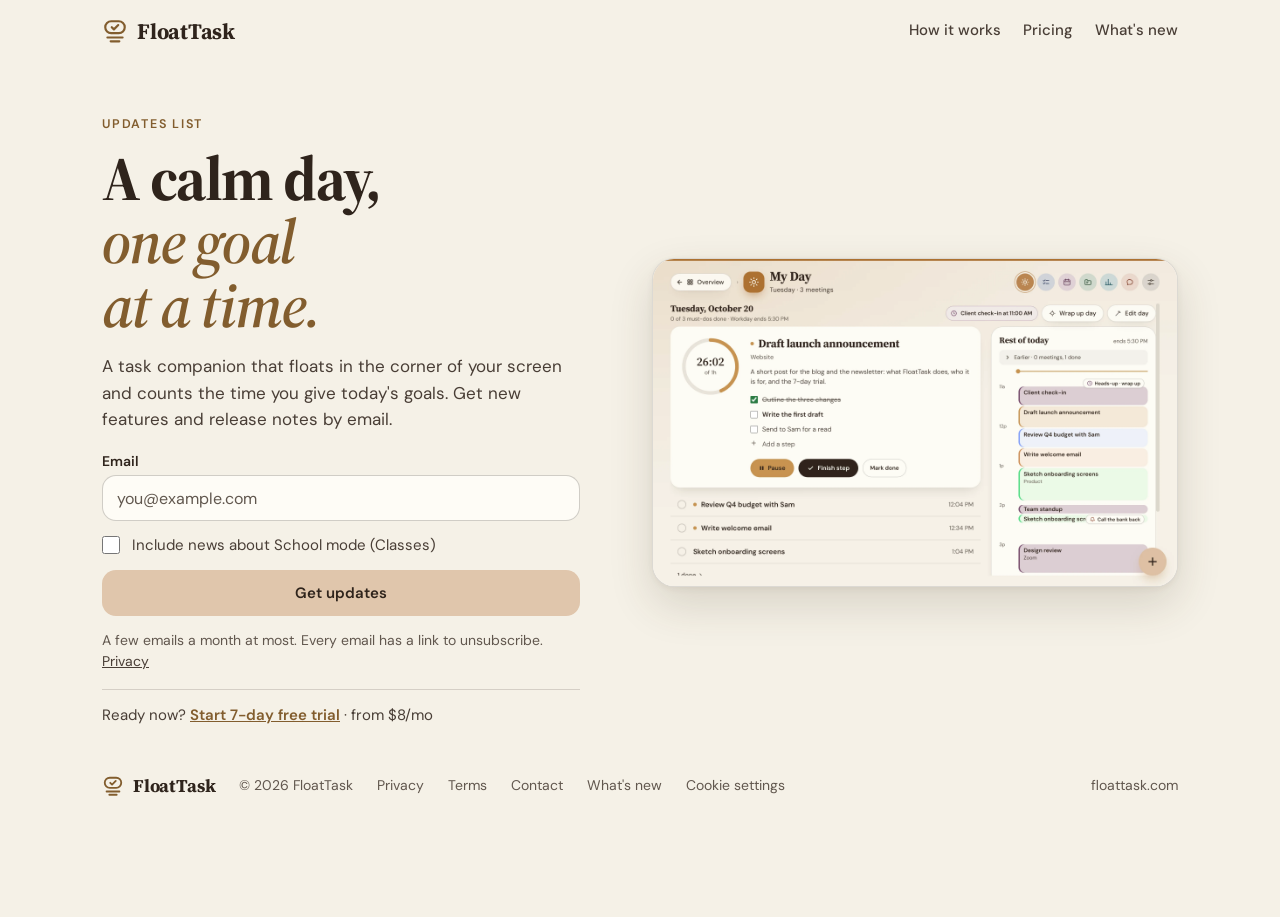
<file: waitlist.html>
<!doctype html>
<html lang="en">
<head>
<meta charset="utf-8">
<meta name="viewport" content="width=device-width, initial-scale=1, viewport-fit=cover">
<title>Get updates · FloatTask</title>
<meta name="description" content="Get FloatTask news by email: new features, release notes and School mode. A few emails a month at most.">
<meta name="theme-color" content="#f6f1e8">
<link rel="preconnect" href="https://fonts.googleapis.com">
<link rel="preconnect" href="https://fonts.gstatic.com" crossorigin>
<link rel="stylesheet" href="https://fonts.googleapis.com/css2?family=DM+Sans:opsz,wght@9..40,400;9..40,500;9..40,600;9..40,700&family=Source+Serif+4:ital,opsz,wght@0,8..60,600;0,8..60,700;1,8..60,500;1,8..60,600&display=swap">
<link rel="stylesheet" href="tokens.css">
<link rel="stylesheet" href="site.css">
<link rel="canonical" href="https://floattask.com/waitlist.html">
<link rel="icon" href="data:image/svg+xml,%3Csvg xmlns='http://www.w3.org/2000/svg' viewBox='0 0 24 24'%3E%3Cg fill='none' stroke='%23b07a3a' stroke-width='2' stroke-linecap='round' stroke-linejoin='round'%3E%3Crect x='3' y='3' width='18' height='11' rx='5.5'/%3E%3Cpath d='M9 8.5l2 2 4-4M5 18h14M8 21.5h8'/%3E%3C/g%3E%3C/svg%3E">
<meta property="og:type" content="website">
<meta property="og:url" content="https://floattask.com/waitlist.html">
<meta property="og:title" content="Get FloatTask updates">
<meta property="og:description" content="New features and release notes by email. A few emails a month at most.">
<meta property="og:image" content="https://floattask.com/shots/og-card.jpg">
<meta property="og:image:width" content="1200">
<meta property="og:image:height" content="630">
<meta property="og:image:alt" content="FloatTask: Most planners fail because you forget to open them. This one stays on top.">
<meta name="twitter:card" content="summary_large_image">
<style>
/* this page: phone-first (most visitors arrive from an Instagram bio link) */
.join { padding-block: clamp(16px, 5vw, 56px) 0; display: grid; grid-template-columns: minmax(0, 1fr) minmax(0, 1.1fr); gap: clamp(28px, 6vw, 72px); align-items: center; }
.join .copy { display: grid; gap: 16px; align-content: start; max-width: 480px; }
.join h1 { font-size: clamp(2.3rem, 6vw, 3.9rem); line-height: 1.02; letter-spacing: -.025em; max-width: 12ch; }
.join h1 em { display: block; font-style: italic; font-weight: 600; color: var(--gold-text); }
.join .lede { color: var(--ink-2); max-width: 44ch; }
.shot { border-radius: 22px; overflow: hidden; border: 1px solid var(--line); background: var(--surface); box-shadow: var(--shadow); }
.shot img { width: 100%; vertical-align: top; }

.signup { display: grid; gap: 14px; margin-top: 6px; }
.signup label.field { display: grid; gap: 7px; }
.signup label.field > span { font: 600 14px/1 var(--f-body); color: var(--ink); }
.signup input[type=email] {
  width: 100%; height: 46px; font: 400 16px/1.2 var(--f-body); color: var(--ink); background: var(--surface);
  border: 1px solid var(--line-strong); border-radius: 14px; padding: 0 14px;
}
.signup input[type=email]::placeholder { color: var(--muted); }
.signup input[type=email]:focus { outline: none; border-color: var(--focus); box-shadow: 0 0 0 2px var(--focus); }
.signup input[aria-invalid="true"] { border-color: var(--danger); }
.check { display: grid; grid-template-columns: 20px 1fr; gap: 10px; align-items: start; font-size: 15px; line-height: 1.4; color: var(--ink-2); cursor: pointer; }
.check input { width: 18px; height: 18px; margin: 1px 0 0; accent-color: var(--gold-text); }
.signup .btn { justify-content: center; width: 100%; }
.signup .btn[disabled] { opacity: .6; cursor: progress; }
.fine { font-size: 14px; line-height: 1.45; color: var(--muted); }
.fine a { color: var(--ink-2); }
.err { display: flex; gap: 8px; align-items: flex-start; font-size: 15px; font-weight: 600; color: var(--danger); }
.err[hidden] { display: none; }
.err svg { width: 18px; height: 18px; flex: none; margin-top: 2px; }
.hp { position: absolute; left: -10000px; width: 1px; height: 1px; overflow: hidden; }
.trial { border-top: 1px solid var(--line); padding-top: 14px; margin-top: 4px; font-size: 15px; color: var(--ink-2); }
.trial a { font-weight: 600; }

.done { display: grid; gap: 14px; justify-items: start; }
.done .ok { display: flex; align-items: center; gap: 10px; font: 700 clamp(1.6rem, 4vw, 2rem)/1.1 var(--f-serif); color: var(--ink); }
.done .ok svg { width: 26px; height: 26px; color: var(--ok); flex: none; }
.done .msg { color: var(--ink-2); max-width: 44ch; }
.done .actions { display: flex; flex-wrap: wrap; gap: 10px; margin-top: 4px; }

@media (max-width: 860px) {
  .join { grid-template-columns: 1fr; }
  .join .copy { max-width: none; }
  .join .shot { order: 2; }
}
@media (max-width: 600px) {
  .done .actions .btn { width: 100%; justify-content: center; }
}
</style>
<script src="/consent.js" defer></script>
</head>
<body>
<svg width="0" height="0" style="position:absolute" aria-hidden="true">
  <symbol id="mark" viewBox="0 0 24 24"><g fill="none" stroke="currentColor" stroke-width="2" stroke-linecap="round" stroke-linejoin="round"><rect x="3" y="3" width="18" height="11" rx="5.5"/><path d="M9 8.5l2 2 4-4M5 18h14M8 21.5h8"/></g></symbol>
  <symbol id="check" viewBox="0 0 24 24"><path d="M5 12.5l4.5 4.5L19 7.5" fill="none" stroke="currentColor" stroke-width="2.4" stroke-linecap="round" stroke-linejoin="round"/></symbol>
  <symbol id="alert" viewBox="0 0 24 24"><g fill="none" stroke="currentColor" stroke-width="2" stroke-linecap="round" stroke-linejoin="round"><circle cx="12" cy="12" r="9"/><path d="M12 7.5v5.5M12 16.5h.01"/></g></symbol>
</svg>

<div class="wrap">
  <header class="top">
    <a class="logo" href="/" aria-label="FloatTask home"><svg width="26" height="26"><use href="#mark"/></svg>FloatTask</a>
    <nav aria-label="Site">
      <a href="/#how">How it works</a>
      <a href="/#pricing">Pricing</a>
      <a href="/whats-new.html">What's new</a>
    </nav>
  </header>

  <main class="join">
    <div class="copy" id="panel">
      <p class="eyebrow">Updates list</p>
      <h1>A calm day, <em>one goal at a time.</em></h1>
      <p class="lede">A task companion that floats in the corner of your screen and counts the time you give today's goals. Get new features and release notes by email.</p>

      <form class="signup" id="signup" novalidate>
        <label class="field"><span>Email</span><input type="email" name="email" autocomplete="email" inputmode="email" placeholder="you@example.com" required></label>
        <label class="check"><input type="checkbox" name="school"><span>Include news about School mode (Classes)</span></label>
        <label class="hp" aria-hidden="true">Website <input type="text" name="website" tabindex="-1" autocomplete="off"></label>
        <p class="err" id="err" role="alert" hidden></p>
        <button class="btn primary" type="submit" id="send">Get updates</button>
        <p class="fine">A few emails a month at most. Every email has a link to unsubscribe. <a href="/privacy.html#updates">Privacy</a></p>
        <p class="trial">Ready now? <a href="/#download">Start 7-day free trial</a> · from $8/mo</p>
      </form>
    </div>

    <div class="shot">
      <img class="shot-l" src="shots/myday-light.webp" width="2400" height="1500" alt="My Day in FloatTask: the task in focus with a count-up timer, its small steps, and the rest of today's goals.">
      <img class="shot-d" src="shots/myday-dark.webp" width="2400" height="1500" alt="My Day in FloatTask: the task in focus with a count-up timer, its small steps, and the rest of today's goals.">
    </div>
  </main>

  <footer>
    <a class="logo" href="/"><svg width="22" height="22"><use href="#mark"/></svg>FloatTask</a>
    <span>© 2026 FloatTask</span>
    <a href="/privacy.html">Privacy</a>
    <a href="/terms.html">Terms</a>
    <a href="/contact.html">Contact</a>
    <a href="/whats-new.html">What's new</a>
    <a href="#" data-cookie-settings>Cookie settings</a>
    <span class="right">floattask.com</span>
  </footer>
</div>

<script>
(() => {
  const ENDPOINT = 'https://gpblsohnxoerwlgcqsaw.supabase.co/functions/v1/waitlist-signup';
  const panel = document.getElementById('panel');
  const form = document.getElementById('signup');
  const err = document.getElementById('err');
  const send = document.getElementById('send');
  const q = new URLSearchParams(location.search);

  const post = async (data) => {
    const res = await fetch(ENDPOINT, { method: 'POST', headers: { 'Content-Type': 'application/json' }, body: JSON.stringify(data) });
    const body = await res.json().catch(() => ({}));
    if (!res.ok) throw new Error(body.error || "That didn't go through. Try again in a minute.");
  };

  const showDone = (title, text, email) => {
    panel.innerHTML = `
      <div class="done" role="status">
        <p class="eyebrow">Updates list</p>
        <p class="ok"><svg><use href="#check"/></svg><span></span></p>
        <p class="msg"></p>
        <div class="actions">
          <a class="btn primary" href="/whats-new.html">See what's new</a>
          <a class="btn quiet" href="/">Try FloatTask free</a>
        </div>
      </div>`;
    panel.querySelector('.ok span').textContent = title;
    const msg = panel.querySelector('.msg');
    if (email) {
      msg.append('Updates will go to ');
      const b = document.createElement('b'); b.textContent = email; msg.append(b);
      msg.append('. The first one comes with the next release.');
    } else {
      msg.textContent = text;
    }
  };

  // Unsubscribe links in update emails: /waitlist.html?unsubscribe=<token>
  const token = q.get('unsubscribe');
  if (token) {
    post({ action: 'unsubscribe', token })
      .then(() => showDone("You're unsubscribed.", 'No more update emails will go to this address. Signing up again here turns them back on.'))
      .catch((x) => { err.innerHTML = '<svg><use href="#alert"/></svg><span></span>'; err.querySelector('span').textContent = `${x.message} You can also email admin@floattask.com.`; err.hidden = false; });
  }

  // Where the visit came from: ?utm_source=instagram, ?ref=instagram, or Instagram's in-app browser.
  const fromRef = /instagram\./i.test(document.referrer) ? 'instagram' : '';
  const source = q.get('utm_source') || q.get('ref') || fromRef;
  const campaign = q.get('utm_campaign') || '';

  const showError = (text, field) => {
    err.innerHTML = '<svg><use href="#alert"/></svg><span></span>';
    err.querySelector('span').textContent = text;
    err.hidden = false;
    form.elements.email.removeAttribute('aria-invalid');
    if (field) { field.setAttribute('aria-invalid', 'true'); field.focus(); }
  };
  form.elements.email.addEventListener('input', () => { err.hidden = true; form.elements.email.removeAttribute('aria-invalid'); });

  form.addEventListener('submit', async (e) => {
    e.preventDefault();
    err.hidden = true;
    const f = form.elements;
    const email = f.email.value.trim();
    if (!/^[^\s@]+@[^\s@]+\.[^\s@]{2,}$/.test(email)) return showError("That email address doesn't look right. Check it and try again.", f.email);

    send.disabled = true; send.textContent = 'Signing up…';
    try {
      await post({ action: 'signup', email, wantsSchool: f.school.checked, source, campaign, website: f.website.value });
      showDone("You're on the list.", '', email);
    } catch (x) {
      showError(`${x.message} You can also email admin@floattask.com.`);
      send.disabled = false; send.textContent = 'Get updates';
    }
  });
})();
</script>
</body>
</html>
</file>
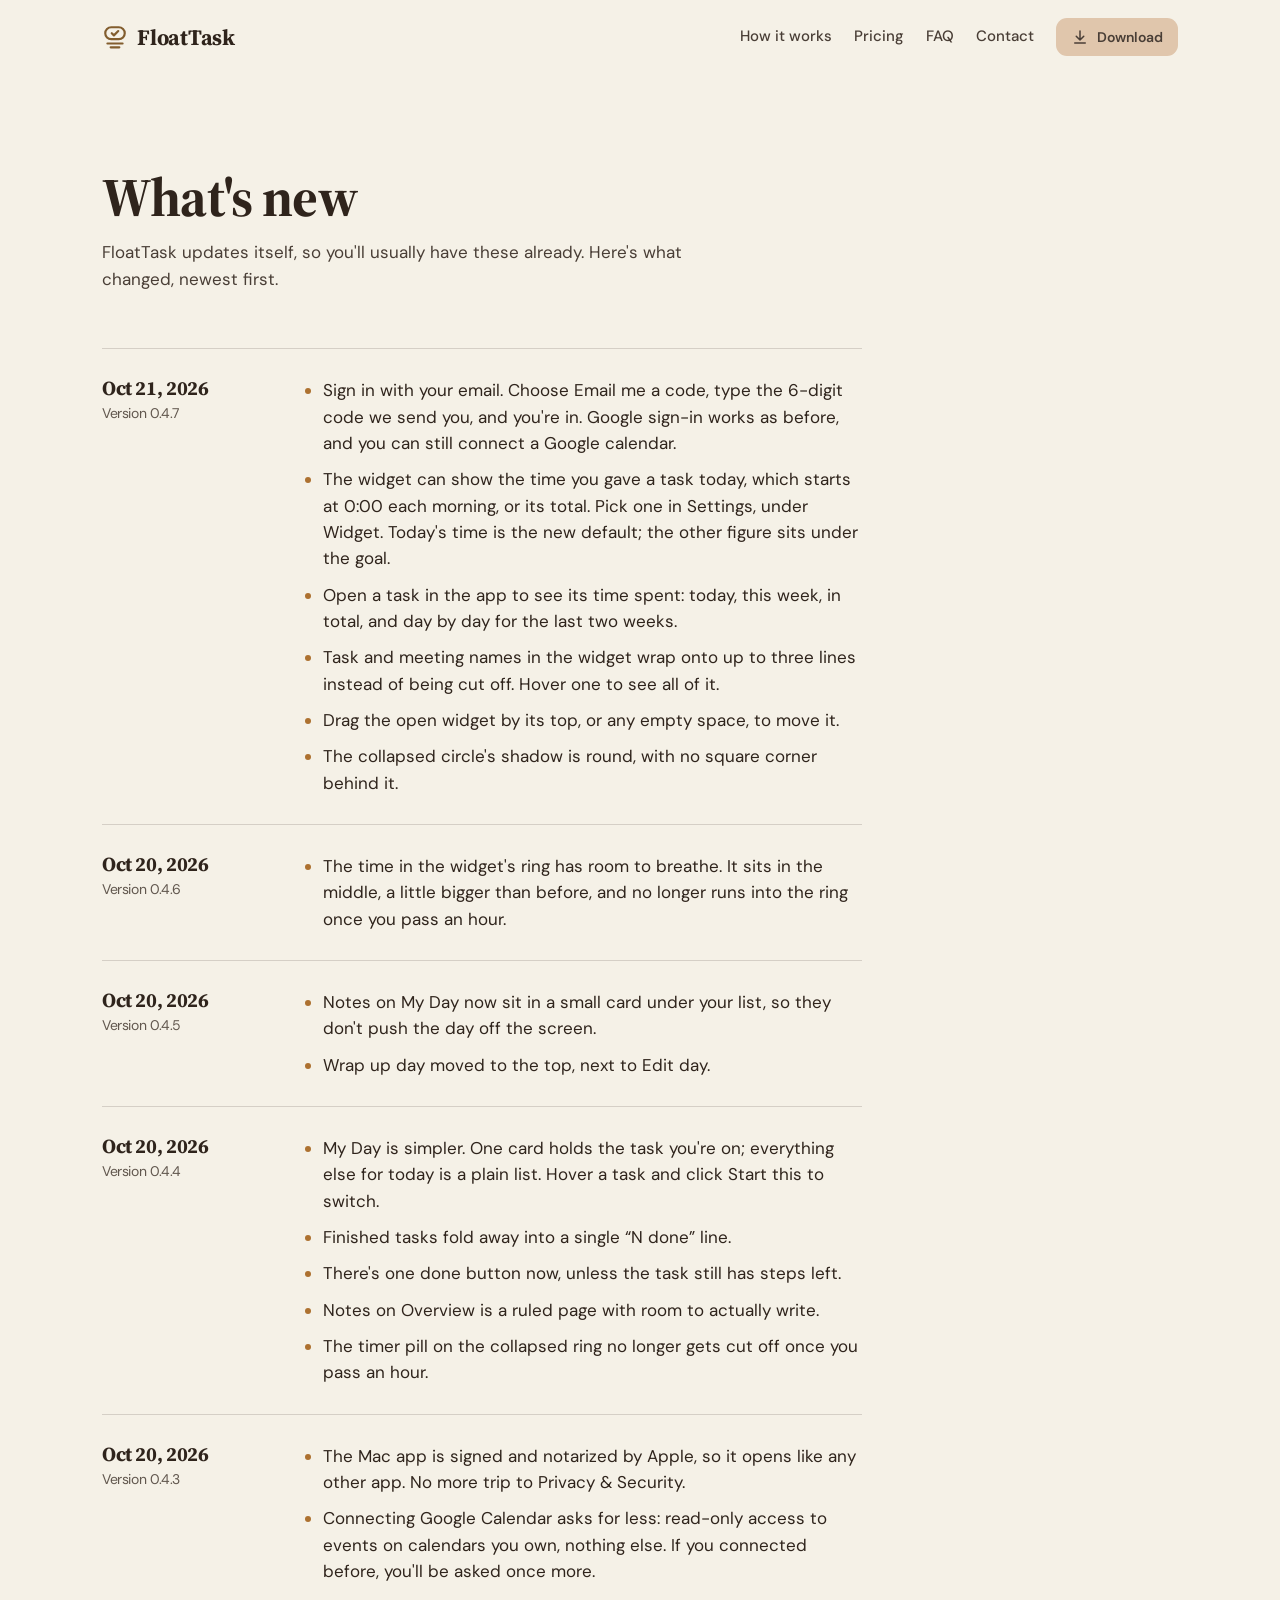
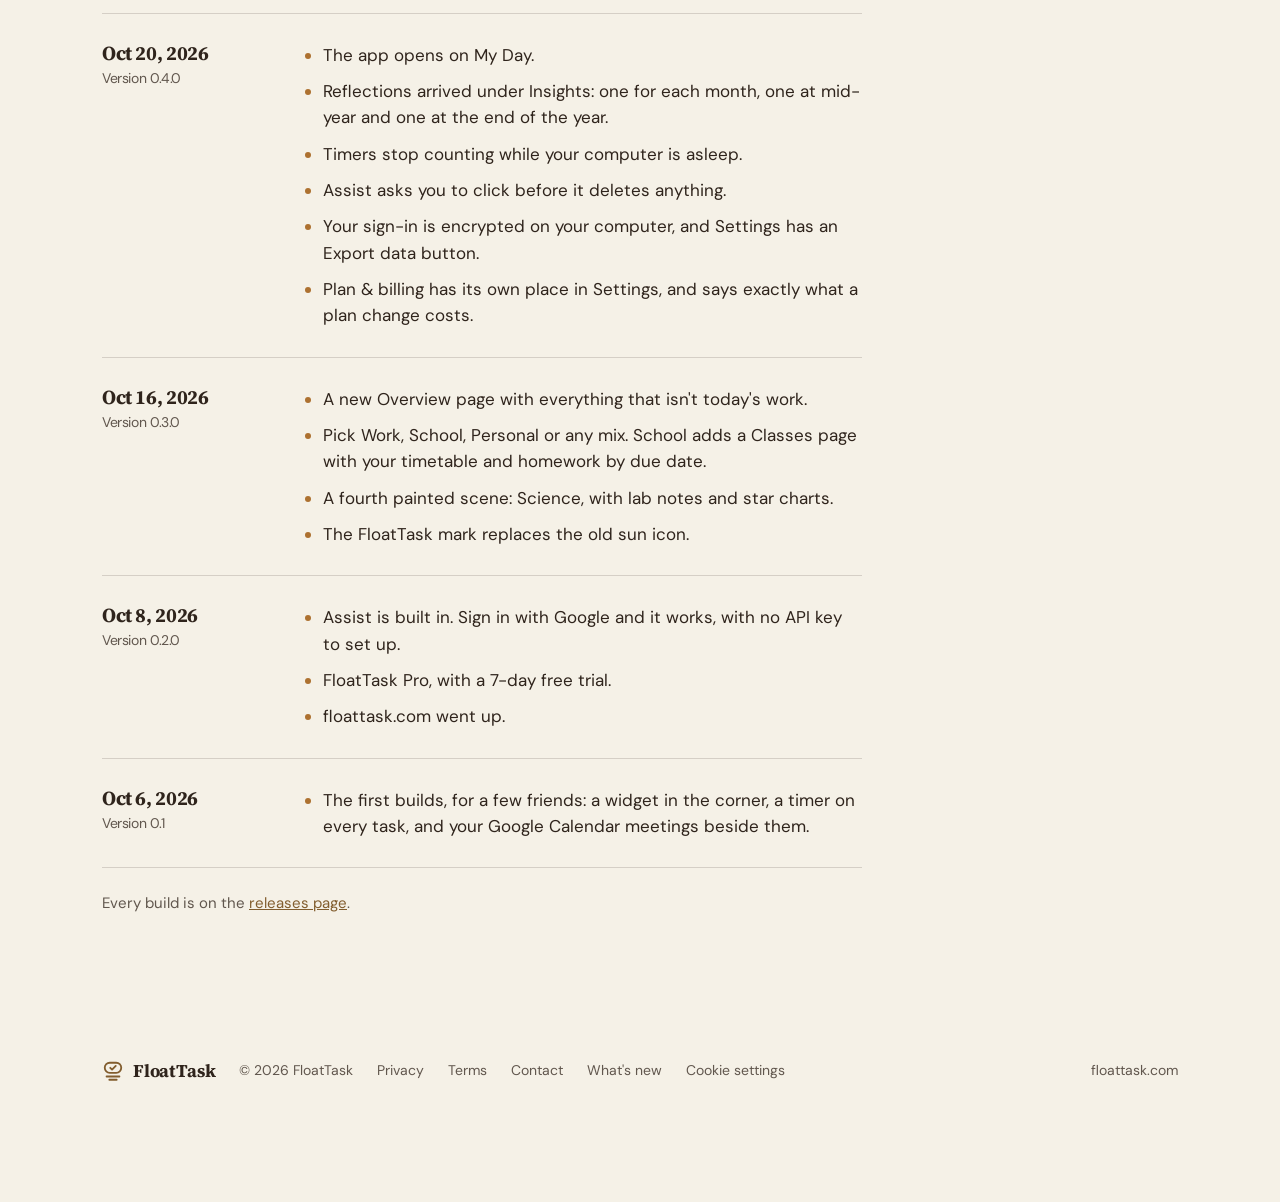
<file: whats-new.html>
<!doctype html>
<html lang="en">
<head>
<meta charset="utf-8">
<meta name="viewport" content="width=device-width, initial-scale=1, viewport-fit=cover">
<title>What's new · FloatTask</title>
<meta name="description" content="What changed in each FloatTask release, newest first.">
<link rel="preconnect" href="https://fonts.googleapis.com">
<link rel="preconnect" href="https://fonts.gstatic.com" crossorigin>
<link rel="stylesheet" href="https://fonts.googleapis.com/css2?family=DM+Sans:opsz,wght@9..40,400;9..40,500;9..40,600;9..40,700&family=Source+Serif+4:ital,opsz,wght@0,8..60,600;0,8..60,700;1,8..60,500;1,8..60,600&display=swap">
<link rel="stylesheet" href="tokens.css">
<link rel="stylesheet" href="site.css">
<link rel="canonical" href="https://floattask.com/whats-new.html">
<link rel="icon" href="data:image/svg+xml,%3Csvg xmlns='http://www.w3.org/2000/svg' viewBox='0 0 24 24'%3E%3Cg fill='none' stroke='%23b07a3a' stroke-width='2' stroke-linecap='round' stroke-linejoin='round'%3E%3Crect x='3' y='3' width='18' height='11' rx='5.5'/%3E%3Cpath d='M9 8.5l2 2 4-4M5 18h14M8 21.5h8'/%3E%3C/g%3E%3C/svg%3E">
<style>
/* this page */
.top nav a[aria-current="page"] { color: var(--ink); font-weight: 600; }

/* ---------- legal ---------- */
.legal { padding-block: clamp(32px, 7vw, 80px) 0; display: grid; grid-template-columns: minmax(0, 220px) minmax(0, 68ch); gap: clamp(32px, 6vw, 80px); align-items: start; }
.legal h1 { font-size: clamp(2.2rem, 5vw, 3.2rem); line-height: 1.02; font-weight: 750; letter-spacing: -.03em; }
.legal .meta { display: grid; gap: 14px; position: sticky; top: 24px; }
.legal .meta p { color: var(--ink-2); font-size: 15px; }
.legal .toc { display: grid; gap: 8px; border-top: 1px solid var(--line); padding-top: 14px; font-size: 14.5px; }
.legal .toc a { color: var(--ink-2); text-decoration: none; }
.legal .toc a:hover { color: var(--ink); }
.doc { display: grid; gap: 14px; color: var(--ink-2); }
.doc h2 { font-size: 1.45rem; font-weight: 700; letter-spacing: -.02em; color: var(--ink); margin-top: 22px; scroll-margin-top: 24px; }
.doc h2:first-child { margin-top: 0; }
.doc h3 { font-size: 1.05rem; font-weight: 650; color: var(--ink); margin-top: 6px; }
.doc ul { margin: 0; padding-left: 22px; display: grid; gap: 8px; }
.doc li::marker { color: var(--gold-text); }
.doc strong { color: var(--ink); font-weight: 600; }
.doc table { border-collapse: collapse; width: 100%; font-size: 15px; }
.doc th, .doc td { text-align: left; vertical-align: top; padding: 10px 12px 10px 0; border-bottom: 1px solid var(--line); }
.doc th { font: 500 12.5px/1 var(--f-body); letter-spacing: .05em; text-transform: uppercase; color: var(--muted); }
.doc .note { padding: 14px 18px; border-left: 3px solid var(--gold-text); background: var(--surface); border-radius: 0 10px 10px 0; font-size: 15.5px; }
@media (max-width: 860px) {
  .legal { grid-template-columns: 1fr; }
  .legal .meta { position: static; }
}
@media (max-width: 560px) {
  .top nav a:not(.btn):not([aria-current]) { display: none; }
  footer .right { margin-left: 0; }
}
</style>
<script src="/consent.js" defer></script>
</head>
<body>
<svg width="0" height="0" style="position:absolute" aria-hidden="true">
    <symbol id="mark" viewBox="0 0 24 24"><g fill="none" stroke="currentColor" stroke-width="2" stroke-linecap="round" stroke-linejoin="round"><rect x="3" y="3" width="18" height="11" rx="5.5"/><path d="M9 8.5l2 2 4-4M5 18h14M8 21.5h8"/></g></symbol>
  <symbol id="down" viewBox="0 0 24 24"><path d="M12 4v12m0 0l-5-5m5 5l5-5M5 20h14" fill="none" stroke="currentColor" stroke-width="2" stroke-linecap="round" stroke-linejoin="round"/></symbol>
  <symbol id="check" viewBox="0 0 24 24"><path d="M5 12.5l4.5 4.5L19 7.5" fill="none" stroke="currentColor" stroke-width="2.4" stroke-linecap="round" stroke-linejoin="round"/></symbol>
</svg>

<div class="wrap">
  <header class="top">
    <a class="logo" href="/" aria-label="FloatTask home"><svg width="26" height="26"><use href="#mark"/></svg>FloatTask</a>
    <nav aria-label="Site">
      <a href="/#how">How it works</a>
      <a href="/#pricing">Pricing</a>
      <a href="/#faq">FAQ</a>
      <a href="/contact.html">Contact</a>
      <a class="btn primary small launch-only" href="/#download"><svg><use href="#down"/></svg>Download</a>
      <a class="btn primary small prelaunch-only" href="/contact.html">Get early access</a>
    </nav>
  </header>

  <main class="changes">
    <h1>What's new</h1>
    <p class="intro">FloatTask updates itself, so you'll usually have these already. Here's what changed, newest first.</p>
      <section class="rel" aria-labelledby="v0-4-7">
        <h2 id="v0-4-7"><span class="d">Oct 21, 2026</span><span class="v">Version 0.4.7</span></h2>
        <ul>
          <li>Sign in with your email. Choose Email me a code, type the 6-digit code we send you, and you're in. Google sign-in works as before, and you can still connect a Google calendar.</li>
          <li>The widget can show the time you gave a task today, which starts at 0:00 each morning, or its total. Pick one in Settings, under Widget. Today's time is the new default; the other figure sits under the goal.</li>
          <li>Open a task in the app to see its time spent: today, this week, in total, and day by day for the last two weeks.</li>
          <li>Task and meeting names in the widget wrap onto up to three lines instead of being cut off. Hover one to see all of it.</li>
          <li>Drag the open widget by its top, or any empty space, to move it.</li>
          <li>The collapsed circle's shadow is round, with no square corner behind it.</li>
        </ul>
      </section>
      <section class="rel" aria-labelledby="v0-4-6">
        <h2 id="v0-4-6"><span class="d">Oct 20, 2026</span><span class="v">Version 0.4.6</span></h2>
        <ul>
          <li>The time in the widget's ring has room to breathe. It sits in the middle, a little bigger than before, and no longer runs into the ring once you pass an hour.</li>
        </ul>
      </section>
      <section class="rel" aria-labelledby="v0-4-5">
        <h2 id="v0-4-5"><span class="d">Oct 20, 2026</span><span class="v">Version 0.4.5</span></h2>
        <ul>
          <li>Notes on My Day now sit in a small card under your list, so they don't push the day off the screen.</li>
          <li>Wrap up day moved to the top, next to Edit day.</li>
        </ul>
      </section>
      <section class="rel" aria-labelledby="v0-4-4">
        <h2 id="v0-4-4"><span class="d">Oct 20, 2026</span><span class="v">Version 0.4.4</span></h2>
        <ul>
          <li>My Day is simpler. One card holds the task you're on; everything else for today is a plain list. Hover a task and click Start this to switch.</li>
          <li>Finished tasks fold away into a single “N done” line.</li>
          <li>There's one done button now, unless the task still has steps left.</li>
          <li>Notes on Overview is a ruled page with room to actually write.</li>
          <li>The timer pill on the collapsed ring no longer gets cut off once you pass an hour.</li>
        </ul>
      </section>
      <section class="rel" aria-labelledby="v0-4-3">
        <h2 id="v0-4-3"><span class="d">Oct 20, 2026</span><span class="v">Version 0.4.3</span></h2>
        <ul>
          <li>The Mac app is signed and notarized by Apple, so it opens like any other app. No more trip to Privacy & Security.</li>
          <li>Connecting Google Calendar asks for less: read-only access to events on calendars you own, nothing else. If you connected before, you'll be asked once more.</li>
        </ul>
      </section>
      <section class="rel" aria-labelledby="v0-4-0">
        <h2 id="v0-4-0"><span class="d">Oct 20, 2026</span><span class="v">Version 0.4.0</span></h2>
        <ul>
          <li>The app opens on My Day.</li>
          <li>Reflections arrived under Insights: one for each month, one at mid-year and one at the end of the year.</li>
          <li>Timers stop counting while your computer is asleep.</li>
          <li>Assist asks you to click before it deletes anything.</li>
          <li>Your sign-in is encrypted on your computer, and Settings has an Export data button.</li>
          <li>Plan & billing has its own place in Settings, and says exactly what a plan change costs.</li>
        </ul>
      </section>
      <section class="rel" aria-labelledby="v0-3-0">
        <h2 id="v0-3-0"><span class="d">Oct 16, 2026</span><span class="v">Version 0.3.0</span></h2>
        <ul>
          <li>A new Overview page with everything that isn't today's work.</li>
          <li>Pick Work, School, Personal or any mix. School adds a Classes page with your timetable and homework by due date.</li>
          <li>A fourth painted scene: Science, with lab notes and star charts.</li>
          <li>The FloatTask mark replaces the old sun icon.</li>
        </ul>
      </section>
      <section class="rel" aria-labelledby="v0-2-0">
        <h2 id="v0-2-0"><span class="d">Oct 8, 2026</span><span class="v">Version 0.2.0</span></h2>
        <ul>
          <li>Assist is built in. Sign in with Google and it works, with no API key to set up.</li>
          <li>FloatTask Pro, with a 7-day free trial.</li>
          <li>floattask.com went up.</li>
        </ul>
      </section>
      <section class="rel" aria-labelledby="v0-1">
        <h2 id="v0-1"><span class="d">Oct 6, 2026</span><span class="v">Version 0.1</span></h2>
        <ul>
          <li>The first builds, for a few friends: a widget in the corner, a timer on every task, and your Google Calendar meetings beside them.</li>
        </ul>
      </section>
    <p class="all">Every build is on the <a href="https://github.com/CodeCraftrRyan/floattask-releases/releases" rel="noopener">releases page</a>.</p>
  </main>
  <style>
    .changes { max-width: 760px; padding-block: clamp(48px, 8vw, 96px); }
    .changes h1 { font: 700 clamp(2.4rem, 5vw, 3.4rem)/1.02 var(--f-serif); margin: 0 0 14px; }
    .changes .intro { color: var(--ink-2); margin: 0 0 clamp(32px, 5vw, 56px); max-width: 52ch; }
    .rel { display: grid; grid-template-columns: 170px 1fr; gap: 8px 32px; padding-block: 28px; border-top: 1px solid var(--line); }
    .rel h2 { margin: 0; display: grid; gap: 6px; align-content: start; }
    .rel .d { font: 700 20px/1.15 var(--f-serif); color: var(--ink); }
    .rel .v { font: 400 14px/1 var(--f-body); color: var(--muted); }
    .rel ul { margin: 0; padding-left: 1.1em; display: grid; gap: 10px; color: var(--ink); }
    .rel li::marker { color: var(--area-myday); }
    .changes .all { color: var(--muted); font-size: 15px; border-top: 1px solid var(--line); padding-top: 24px; margin: 0; }
    .changes .all a { color: var(--gold-text); }
    @media (max-width: 640px) { .rel { grid-template-columns: 1fr; } .rel h2 { grid-auto-flow: column; justify-content: start; align-items: baseline; gap: 10px; } }
  </style>

  <footer>
    <a class="logo" href="/"><svg width="22" height="22"><use href="#mark"/></svg>FloatTask</a>
    <span>© 2026 FloatTask</span>
    <a href="/privacy.html">Privacy</a>
    <a href="/terms.html">Terms</a>
    <a href="/contact.html">Contact</a>
    <a href="/whats-new.html">What's new</a>
    <a href="#" data-cookie-settings>Cookie settings</a>
    <span class="right">floattask.com</span>
  </footer>
</div>
</body>
</html>
</file>
<file: tokens.css>
/* Generated from design/tokens.json by scripts/build-tokens.js for floattask.com.
 * Do not edit by hand: change the JSON and run `npm run tokens`. */

/* Warm Paper */
:root {
  color-scheme: light;
  --show-l: block; --show-d: none;
  --bg: oklch(0.958 0.014 85);
  --surface: oklch(0.990 0.008 88);
  --raised: oklch(0.917 0.014 82);
  --raised-2: oklch(0.882 0.015 80);
  --ink: oklch(0.270 0.022 55);
  --ink-2: oklch(0.373 0.021 58);
  --muted: oklch(0.463 0.019 61);
  --faint: oklch(0.648 0.017 68);
  --line: oklch(0.270 0.022 55 / 0.16);
  --line-strong: oklch(0.270 0.022 55 / 0.22);
  --line-soft: oklch(0.270 0.022 55 / 0.10);
  --gold: oklch(0.700 0.105 72);
  --gold-text: oklch(0.507 0.080 71);
  --gold-soft: oklch(0.700 0.105 72 / 0.18);
  --primary: oklch(0.842 0.046 67);
  --primary-hover: oklch(0.795 0.059 67);
  --ok: oklch(0.522 0.120 150);
  --danger: oklch(0.557 0.205 27);
  --area-myday: oklch(0.600 0.110 65);
  --area-myday-text: oklch(0.540 0.110 65);
  --area-tasks: oklch(0.430 0.070 265);
  --area-calendar: oklch(0.470 0.075 335);
  --area-projects: oklch(0.470 0.070 155);
  --area-insights: oklch(0.470 0.070 215);
  --area-assistant: oklch(0.540 0.100 40);
  --area-settings: oklch(0.450 0.025 70);
  --area-classes: oklch(0.470 0.080 300);
  --gold-ink: oklch(0.270 0.022 55);
  --focus: oklch(0.604 0.105 72);
  --ok-soft: oklch(0.550 0.120 150 / 0.14);
  --danger-soft: oklch(0.958 0.028 25);
  --overlay: oklch(0.000 0.000 0 / 0.4);
  --glass-fill: oklch(0.99 0.008 88 / 0.82);
  --shadow-card: 0 1px 2px oklch(0.27 0.022 55 / 0.06), 0 14px 28px -16px oklch(0.27 0.022 55 / 0.22);
  --shadow-float: 0 1px 2px oklch(0.27 0.022 55 / 0.06), 0 14px 28px -16px oklch(0.27 0.022 55 / 0.22);
  --shadow-site: 0 18px 44px oklch(0.35 0.04 75 / 0.16), 0 2px 6px oklch(0.35 0.04 75 / 0.06);
  --shadow-site-sm: 0 8px 24px oklch(0.35 0.04 75 / 0.1);
}

/* Dark: the visitor's system setting, or data-theme="dark" */
@media (prefers-color-scheme: dark) {
  :root:not([data-theme="light"]) {
    color-scheme: dark;
    --show-l: none; --show-d: block;
    --bg: oklch(0.170 0.006 270);
    --surface: oklch(0.230 0.010 272);
    --raised: oklch(0.262 0.009 272);
    --raised-2: oklch(0.300 0.008 272);
    --ink: oklch(0.930 0.010 270);
    --ink-2: oklch(0.816 0.009 270);
    --muted: oklch(0.717 0.009 270);
    --faint: oklch(0.512 0.008 270);
    --line: oklch(0.930 0.010 270 / 0.16);
    --line-strong: oklch(0.930 0.010 270 / 0.22);
    --line-soft: oklch(0.930 0.010 270 / 0.10);
    --gold: oklch(0.820 0.130 80);
    --gold-text: oklch(0.853 0.088 80);
    --gold-soft: oklch(0.820 0.130 80 / 0.18);
    --primary: oklch(0.454 0.036 61);
    --primary-hover: oklch(0.525 0.051 62);
    --ok: oklch(0.780 0.120 155);
    --danger: oklch(0.682 0.160 23);
    --area-myday: oklch(0.820 0.110 65);
    --area-myday-text: oklch(0.820 0.110 65);
    --area-tasks: oklch(0.760 0.070 265);
    --area-calendar: oklch(0.760 0.075 335);
    --area-projects: oklch(0.760 0.070 155);
    --area-insights: oklch(0.760 0.070 215);
    --area-assistant: oklch(0.760 0.100 40);
    --area-settings: oklch(0.760 0.025 70);
    --area-classes: oklch(0.760 0.080 300);
    --gold-ink: oklch(0.170 0.006 270);
    --focus: oklch(0.820 0.130 80);
    --ok-soft: oklch(0.780 0.120 155 / 0.18);
    --danger-soft: oklch(0.310 0.047 15);
    --overlay: oklch(0.000 0.000 0 / 0.8);
    --glass-fill: oklch(0.23 0.01 272 / 0.85);
    --shadow-card: inset 0 1px 0 oklch(0.93 0.01 270 / 0.16), 0 8px 24px oklch(0.1 0.01 260 / 0.4);
    --shadow-float: inset 0 1px 0 oklch(0.93 0.01 270 / 0.16), 0 8px 24px oklch(0.1 0.01 260 / 0.4);
    --shadow-site: 0 18px 44px oklch(0 0 0 / 0.45), 0 2px 6px oklch(0 0 0 / 0.3);
    --shadow-site-sm: 0 8px 24px oklch(0 0 0 / 0.35);
  }
}
:root[data-theme="dark"] {
  color-scheme: dark;
  --show-l: none; --show-d: block;
  --bg: oklch(0.170 0.006 270);
  --surface: oklch(0.230 0.010 272);
  --raised: oklch(0.262 0.009 272);
  --raised-2: oklch(0.300 0.008 272);
  --ink: oklch(0.930 0.010 270);
  --ink-2: oklch(0.816 0.009 270);
  --muted: oklch(0.717 0.009 270);
  --faint: oklch(0.512 0.008 270);
  --line: oklch(0.930 0.010 270 / 0.16);
  --line-strong: oklch(0.930 0.010 270 / 0.22);
  --line-soft: oklch(0.930 0.010 270 / 0.10);
  --gold: oklch(0.820 0.130 80);
  --gold-text: oklch(0.853 0.088 80);
  --gold-soft: oklch(0.820 0.130 80 / 0.18);
  --primary: oklch(0.454 0.036 61);
  --primary-hover: oklch(0.525 0.051 62);
  --ok: oklch(0.780 0.120 155);
  --danger: oklch(0.682 0.160 23);
  --area-myday: oklch(0.820 0.110 65);
  --area-myday-text: oklch(0.820 0.110 65);
  --area-tasks: oklch(0.760 0.070 265);
  --area-calendar: oklch(0.760 0.075 335);
  --area-projects: oklch(0.760 0.070 155);
  --area-insights: oklch(0.760 0.070 215);
  --area-assistant: oklch(0.760 0.100 40);
  --area-settings: oklch(0.760 0.025 70);
  --area-classes: oklch(0.760 0.080 300);
  --gold-ink: oklch(0.170 0.006 270);
  --focus: oklch(0.820 0.130 80);
  --ok-soft: oklch(0.780 0.120 155 / 0.18);
  --danger-soft: oklch(0.310 0.047 15);
  --overlay: oklch(0.000 0.000 0 / 0.8);
  --glass-fill: oklch(0.23 0.01 272 / 0.85);
  --shadow-card: inset 0 1px 0 oklch(0.93 0.01 270 / 0.16), 0 8px 24px oklch(0.1 0.01 260 / 0.4);
  --shadow-float: inset 0 1px 0 oklch(0.93 0.01 270 / 0.16), 0 8px 24px oklch(0.1 0.01 260 / 0.4);
  --shadow-site: 0 18px 44px oklch(0 0 0 / 0.45), 0 2px 6px oklch(0 0 0 / 0.3);
  --shadow-site-sm: 0 8px 24px oklch(0 0 0 / 0.35);
}

/* Underwater: the full-width deep-sea bands */
.ground-underwater {
  color-scheme: dark;
  --bg: oklch(0.270 0.050 232);
  --surface: oklch(0.330 0.055 230);
  --raised: oklch(0.362 0.047 230);
  --raised-2: oklch(0.400 0.044 230);
  --ink: oklch(0.950 0.015 195);
  --ink-2: oklch(0.882 0.018 205);
  --muted: oklch(0.800 0.022 213);
  --faint: oklch(0.576 0.033 225);
  --line: oklch(0.950 0.015 195 / 0.16);
  --line-strong: oklch(0.950 0.015 195 / 0.22);
  --line-soft: oklch(0.950 0.015 195 / 0.10);
  --gold: oklch(0.820 0.120 85);
  --gold-text: oklch(0.859 0.083 88);
  --gold-soft: oklch(0.820 0.120 85 / 0.18);
  --primary: oklch(0.528 0.013 110);
  --primary-hover: oklch(0.590 0.029 79);
  --ok: oklch(0.780 0.120 155);
  --danger: oklch(0.722 0.160 23);
  --area-myday: oklch(0.850 0.110 65);
  --area-myday-text: oklch(0.850 0.110 65);
  --area-tasks: oklch(0.800 0.070 195);
  --area-calendar: oklch(0.800 0.070 320);
  --area-projects: oklch(0.800 0.080 150);
  --area-insights: oklch(0.800 0.060 215);
  --area-assistant: oklch(0.830 0.090 45);
  --area-settings: oklch(0.800 0.030 75);
  --area-classes: oklch(0.8 0.07 295);
  --gold-ink: oklch(0.270 0.050 232);
  --focus: oklch(0.820 0.120 85);
  --ok-soft: oklch(0.780 0.120 155 / 0.18);
  --danger-soft: oklch(0.310 0.047 15);
  --overlay: oklch(0.000 0.000 0 / 0.6);
  --glass-fill: oklch(0.33 0.055 230 / 0.85);
  --shadow-card: inset 0 1px 0 oklch(0.95 0.015 195 / 0.16), 0 8px 24px oklch(0.14 0.035 238 / 0.4);
  --shadow-float: inset 0 1px 0 oklch(0.95 0.015 195 / 0.16), 0 8px 24px oklch(0.14 0.035 238 / 0.4);
  --shadow-site: 0 18px 44px oklch(0 0 0 / 0.45), 0 2px 6px oklch(0 0 0 / 0.3);
  --shadow-site-sm: 0 8px 24px oklch(0 0 0 / 0.35);
}
</file>
<file: site.css>
/* floattask.com — shared styles, in the app's own look: Warm Paper and Dark, Source Serif
   headings with DM Sans body, cards that open with a soft pastel band, peach buttons. */
:root {
  --f-serif: 'Source Serif 4', Georgia, 'Iowan Old Style', serif;
  --f-body: 'DM Sans', -apple-system, BlinkMacSystemFont, 'Segoe UI', sans-serif;
  --wrap: 1140px;
}
/* Colours come from tokens.css, generated from the app's design/tokens.json (Warm Paper,
   Dark, and Underwater for the deep-sea bands). The site's shorter names point at them;
   declared on .ground-underwater too, so they resolve against that band's palette. */
:root, .ground-underwater {
  --a-myday: var(--area-myday); --a-tasks: var(--area-tasks); --a-calendar: var(--area-calendar); --a-projects: var(--area-projects);
  --a-insights: var(--area-insights); --a-assistant: var(--area-assistant); --a-settings: var(--area-settings); --a-classes: var(--area-classes);
  --shadow: var(--shadow-site); --shadow-sm: var(--shadow-card);
}

* { box-sizing: border-box; }
html { scroll-behavior: smooth; }
body { margin: 0; background: var(--bg); color: var(--ink); font: 400 17px/1.55 var(--f-body); -webkit-font-smoothing: antialiased; }
.wrap { max-width: var(--wrap); margin-inline: auto; padding-inline: clamp(16px, 4vw, 32px); }
a { color: var(--gold-text); }
h1, h2, h3 { font-family: var(--f-serif); font-weight: 700; letter-spacing: -.015em; text-wrap: balance; margin: 0; }
p { margin: 0; }
kbd { font: 500 .86em/1 var(--f-body); padding: 3px 7px; border: 1px solid var(--line-strong); border-bottom-width: 2px; border-radius: 6px; background: var(--surface); white-space: nowrap; }
.shot-l { display: var(--show-l); } .shot-d { display: var(--show-d); }
img { max-width: 100%; height: auto; }
:focus-visible { outline: 2px solid var(--gold); outline-offset: 3px; border-radius: 8px; }

/* ---------- header & footer ---------- */
.top { display: flex; align-items: center; gap: 24px; padding-block: 18px; }
.logo { display: inline-flex; align-items: center; gap: 9px; font: 700 22px/1 var(--f-serif); color: var(--ink); text-decoration: none; letter-spacing: -.01em; }
.logo svg { color: var(--gold-text); }
.top nav { margin-left: auto; display: flex; align-items: center; gap: 22px; font-size: 15px; font-weight: 500; }
.top nav a { color: var(--ink-2); text-decoration: none; }
.top nav a:hover { color: var(--ink); }
footer { padding-block: 48px 120px; display: flex; flex-wrap: wrap; gap: 8px 24px; align-items: center; color: var(--muted); font-size: 14px; }
footer a { color: inherit; text-decoration: none; } footer a:hover { color: var(--ink); }
footer .logo { font-size: 18px; }
footer .right { margin-left: auto; }

/* ---------- buttons ---------- */
.btn { display: inline-flex; align-items: center; gap: 8px; height: 46px; padding: 0 20px; border-radius: 14px; font: 600 15px/1 var(--f-body); text-decoration: none; border: 1px solid transparent; cursor: pointer; color: var(--ink); }
.btn.primary { background: var(--primary); }
.btn.primary:hover { background: var(--primary-hover); }
.btn.quiet { background: var(--surface); border-color: var(--line-strong); }
.btn.quiet:hover { border-color: var(--gold-text); }
.btn.small { height: 38px; padding: 0 14px; font-size: 14px; border-radius: 11px; }
.btn svg { width: 18px; height: 18px; }

/* ---------- sections & cards ---------- */
section { padding-block: clamp(56px, 9vw, 104px) 0; }
.eyebrow { font: 600 12.5px/1 var(--f-body); letter-spacing: .14em; text-transform: uppercase; color: var(--gold-text); }
.sec-head { display: grid; gap: 12px; max-width: 640px; margin-bottom: 32px; }
.sec-head h2 { font-size: clamp(1.9rem, 3.6vw, 2.7rem); line-height: 1.05; }
.sec-head p { color: var(--ink-2); }
.card { background: var(--surface); border: 1px solid var(--line); border-radius: 22px; box-shadow: var(--shadow-sm); padding: 12px 12px 18px; display: grid; gap: 12px; align-content: start; min-width: 0; }
.card > :not(.band):not(.stage) { margin-inline: 12px; }
.card .stage { margin: 0; }
.band { display: flex; align-items: center; gap: 12px; min-height: 52px; padding: 0 18px; border-radius: 15px;
  background: linear-gradient(90deg, color-mix(in oklab, var(--c, var(--gold)) 19%, var(--surface)), color-mix(in oklab, var(--c, var(--gold)) 7%, var(--surface))); }
.band h2, .band h3 { font-size: 21px; line-height: 1.1; }
.band .ico { width: 22px; height: 22px; color: color-mix(in oklab, var(--c, var(--gold)) 78%, var(--ink)); flex: none; }
.ticks { list-style: none; margin: 0; padding: 0; display: grid; gap: 8px; font-size: 15.5px; color: var(--ink-2); }
.ticks li { display: grid; grid-template-columns: 18px 1fr; gap: 10px; }
.ticks li::before { content: ""; width: 16px; height: 16px; margin-top: 4px; border-radius: 5px; background: color-mix(in oklab, var(--c, var(--a-myday)) 40%, var(--surface)); border: 1.5px solid color-mix(in oklab, var(--c, var(--a-myday)) 70%, var(--surface)); box-sizing: border-box; }

/* pre-launch: html.prelaunch hides downloads/buy buttons and shows beta notes */
.prelaunch .launch-only { display: none !important; }
html:not(.prelaunch) .prelaunch-only { display: none !important; }
.beta-bar { background: color-mix(in oklab, var(--a-myday) 26%, var(--surface)); color: var(--ink); font-size: 14.5px; text-align: center; padding: 10px 16px; }
.beta-bar a { color: var(--gold-text); font-weight: 600; }

/* ---------- long-form pages (privacy, terms, contact) ---------- */
.page { max-width: 760px; padding-block: clamp(20px, 4vw, 40px) 0; display: grid; gap: 16px; }
.page h1 { font-size: clamp(2.2rem, 5vw, 3.2rem); line-height: 1.05; }
.page h2 { font-size: 1.45rem; margin-top: 22px; }
.page h3 { font-size: 1.1rem; margin-top: 8px; }
.page p, .page li { color: var(--ink-2); }
.page ul, .page ol { margin: 0; padding-left: 22px; display: grid; gap: 6px; }
.page .updated { font-size: 14px; color: var(--muted); }
.page .note { padding: 16px 18px; border-radius: 16px; background: var(--surface); border: 1px solid var(--line); }
.page table { border-collapse: collapse; width: 100%; font-size: 15px; }
.page th, .page td { text-align: left; padding: 10px 12px; border-bottom: 1px solid var(--line); vertical-align: top; }
.page th { font-weight: 600; color: var(--ink); }
@media (max-width: 600px) { .top nav a:not(.btn) { display: none; } footer .right { margin-left: 0; } }

/* ---------- deep-sea bands ----------
   Warm Paper page with full-width bands in the Underwater theme (style-guide tokens only).
   .ground-underwater swaps the theme tokens locally, so cards, bands, text and buttons inside follow Underwater
   in both light and dark mode. */
.ground { background: var(--bg); color: var(--ink); box-shadow: 0 0 0 100vmax var(--bg); clip-path: inset(0 -100vmax);
  padding-bottom: clamp(56px, 9vw, 104px); }
/* breathing room before each band, so content above never touches its edge */
.ground { margin-top: clamp(56px, 9vw, 104px); }

/* ---------- cookie choice (consent.js) ---------- */
.consent { position: fixed; right: 16px; bottom: 16px; z-index: 300; width: min(380px, calc(100vw - 32px));
  background: var(--surface); color: var(--ink); border: 1px solid var(--line); border-radius: 22px; box-shadow: var(--shadow);
  padding: 18px 20px 20px; display: grid; gap: 10px; font-size: 14.5px; line-height: 1.5; }
.consent[hidden] { display: none; }
.consent p { margin: 0; color: var(--ink-2); }
.consent .consent-title { font: 700 19px/1.15 var(--f-serif); color: var(--ink); }
.consent a { color: var(--gold-text); font-weight: 600; }
.consent-actions { display: flex; gap: 8px; flex-wrap: wrap; margin-top: 4px; }
@media (prefers-reduced-motion: no-preference) { .consent { animation: consent-rise .38s cubic-bezier(.2,.8,.2,1); } @keyframes consent-rise { from { transform: translateY(8px); opacity: 0; } } }

/* ---------- a note from the maker (home page) ---------- */
.letter-wrap { margin-top: clamp(32px, 5vw, 56px); }
.letter { max-width: 640px; margin-inline: auto; position: relative;
  background-color: var(--surface); border: 1px solid var(--line); border-radius: 6px 22px 22px 6px; box-shadow: var(--shadow-sm);
  padding: 44px 48px 40px 72px;
  background-image: linear-gradient(90deg, transparent 52px, color-mix(in oklab, var(--a-myday) 45%, transparent) 52px, color-mix(in oklab, var(--a-myday) 45%, transparent) 53.5px, transparent 53.5px),
    repeating-linear-gradient(180deg, transparent 0 33px, var(--line) 33px 34px);
  background-position: 0 0, 0 38px; }
.letter h2 { font: 700 26px/34px var(--f-serif); margin: 0 0 0; color: var(--ink); text-wrap: balance; }
.letter p { font: 400 19px/34px var(--f-serif); color: var(--ink); margin: 0 0 34px; }
.letter p:first-of-type { margin-top: 34px; }
.letter .sig { margin: 0; font-style: italic; font-weight: 600; color: var(--gold-text); }
.letter .sig span { display: block; font: 400 14px/34px var(--f-body); font-style: normal; color: var(--muted); }
@media (max-width: 600px) { .letter { padding: 32px 20px 28px 40px; background-image: linear-gradient(90deg, transparent 26px, color-mix(in oklab, var(--a-myday) 45%, transparent) 26px, color-mix(in oklab, var(--a-myday) 45%, transparent) 27.5px, transparent 27.5px), repeating-linear-gradient(180deg, transparent 0 33px, var(--line) 33px 34px); background-position: 0 0, 0 26px; } .letter p { font-size: 17.5px; } }
</file>
